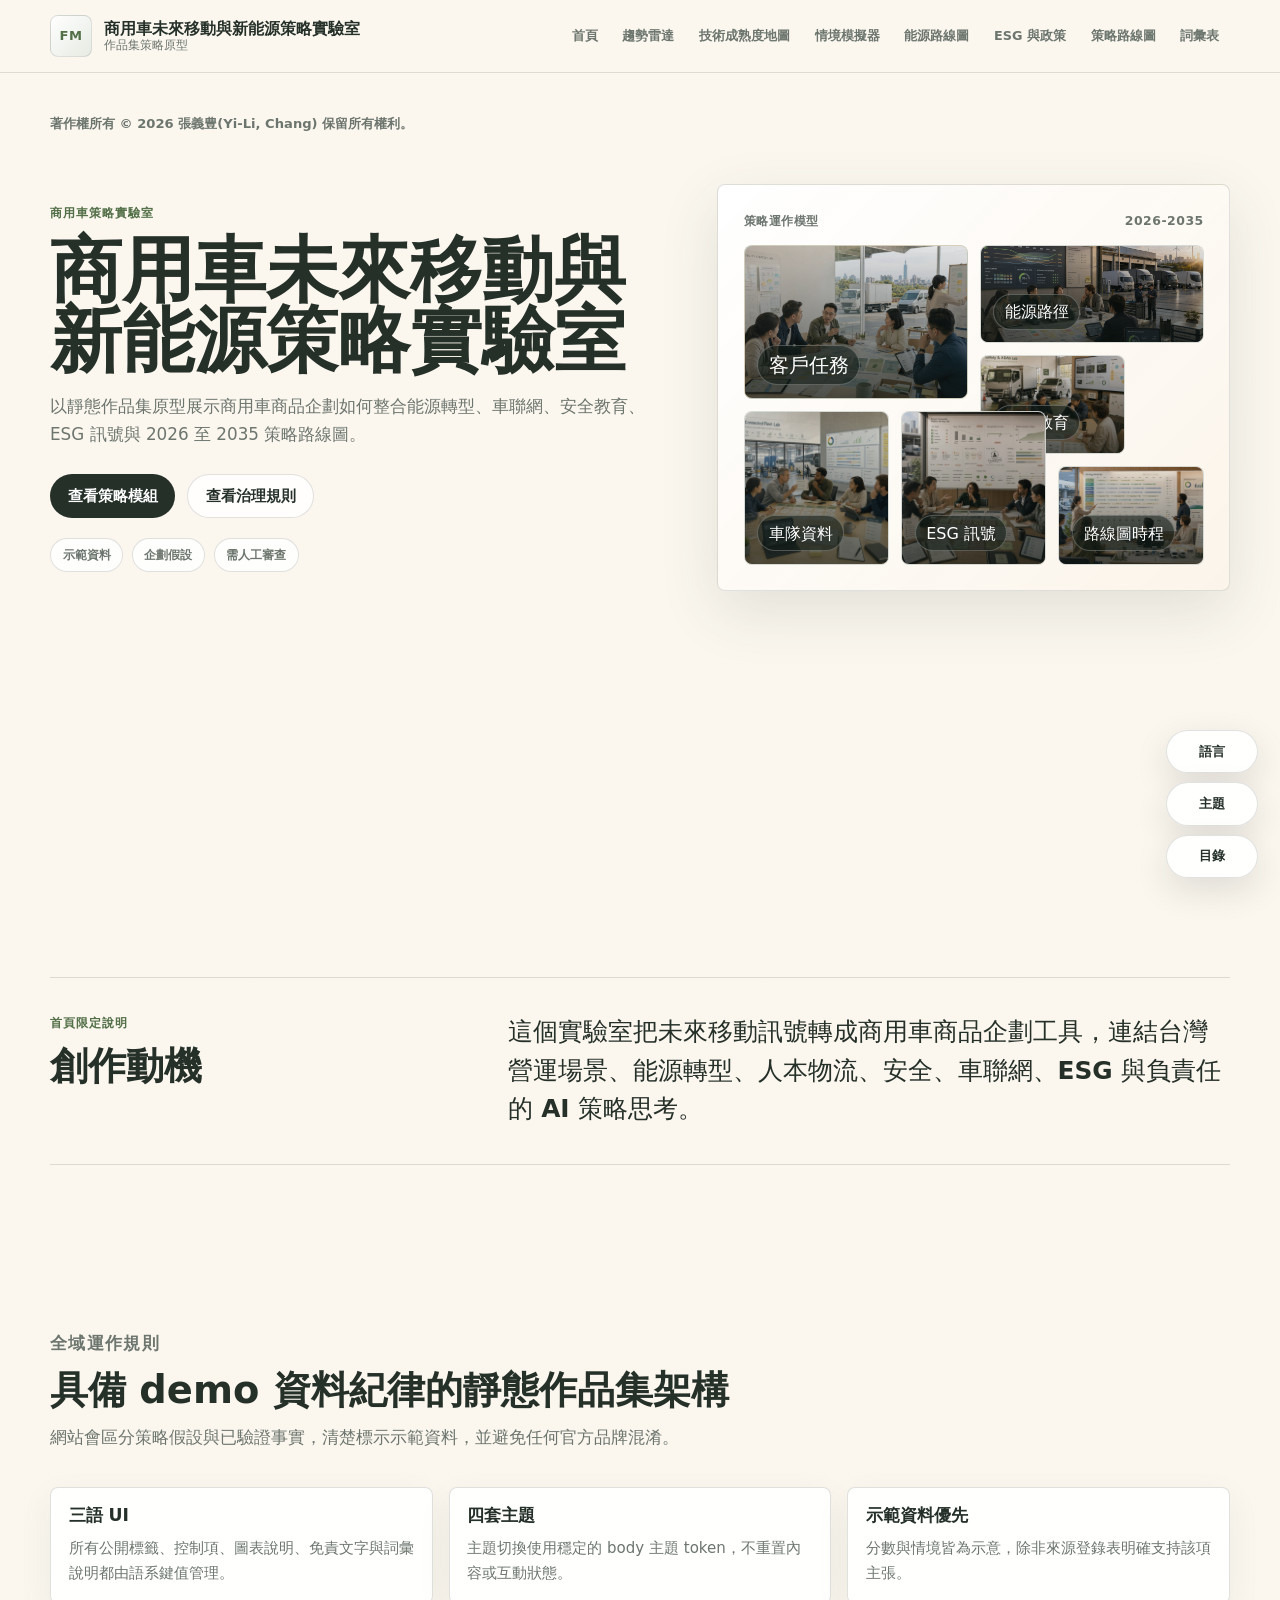
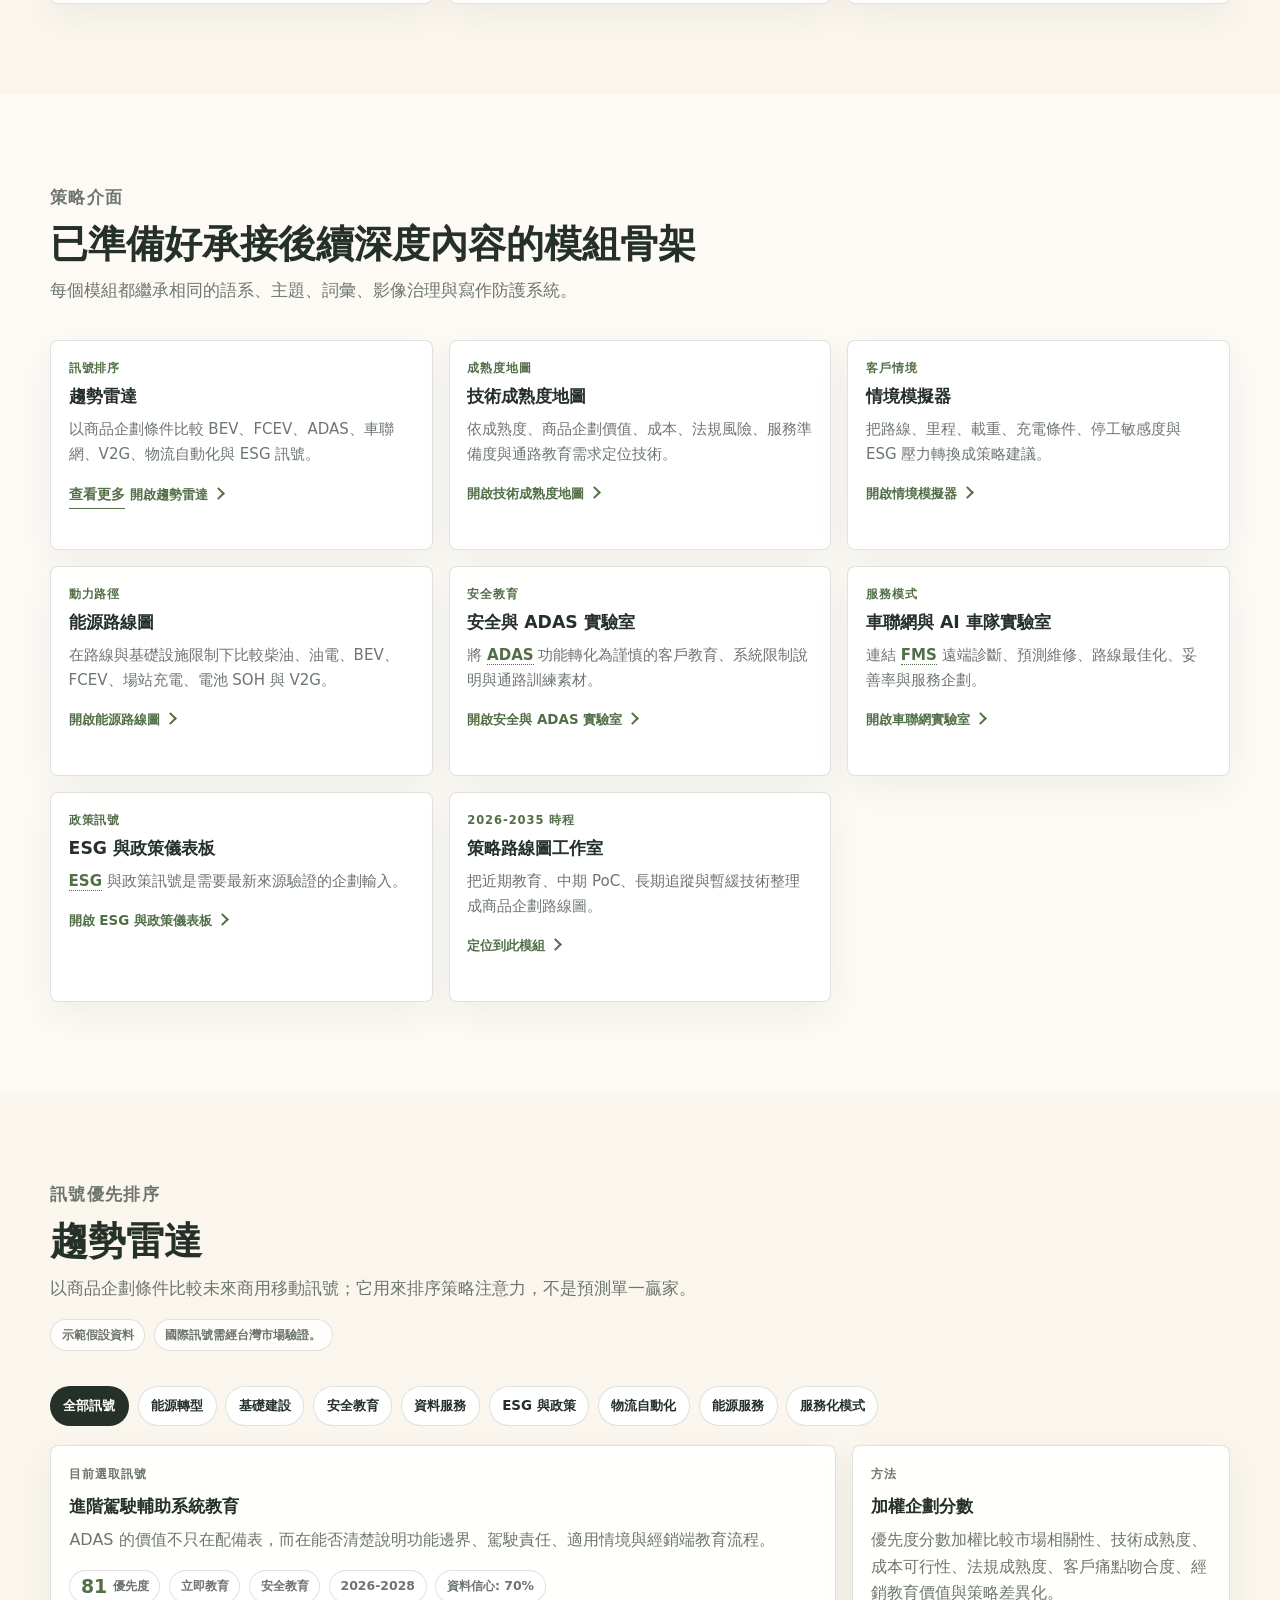
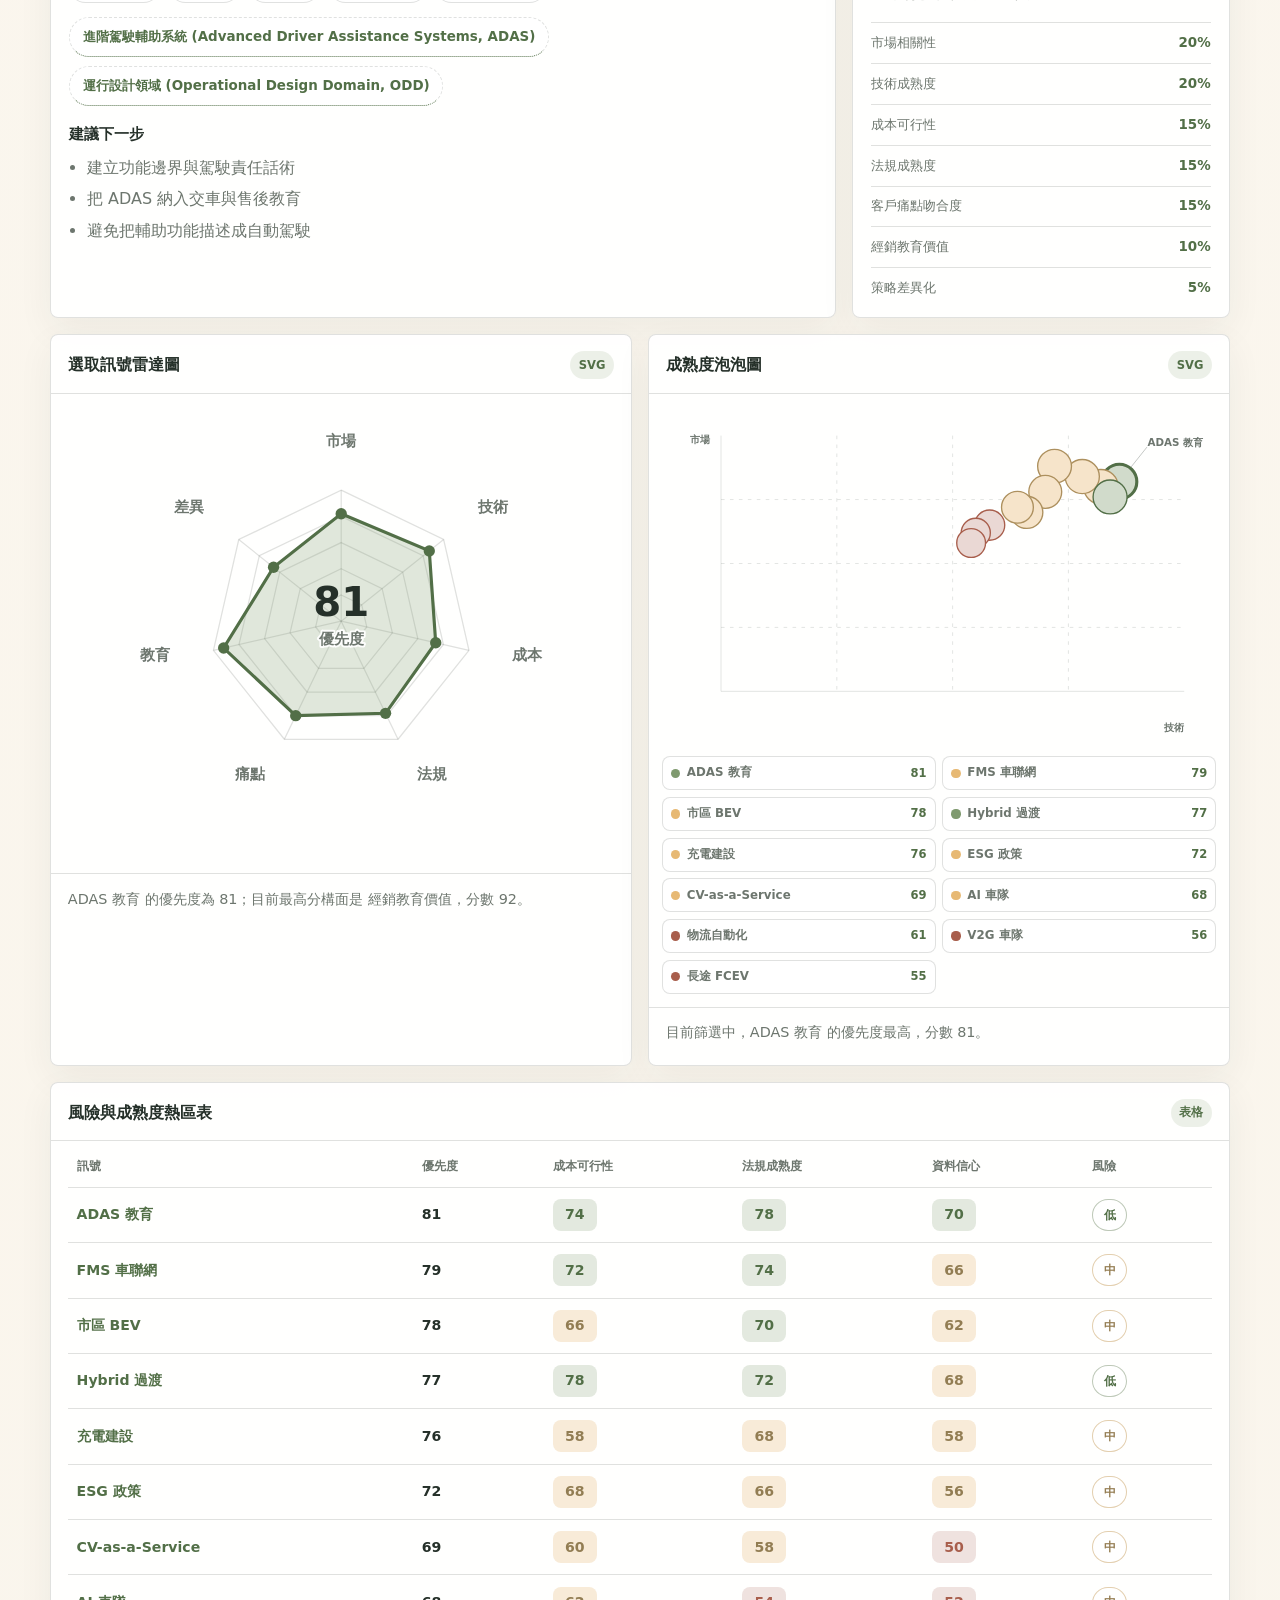
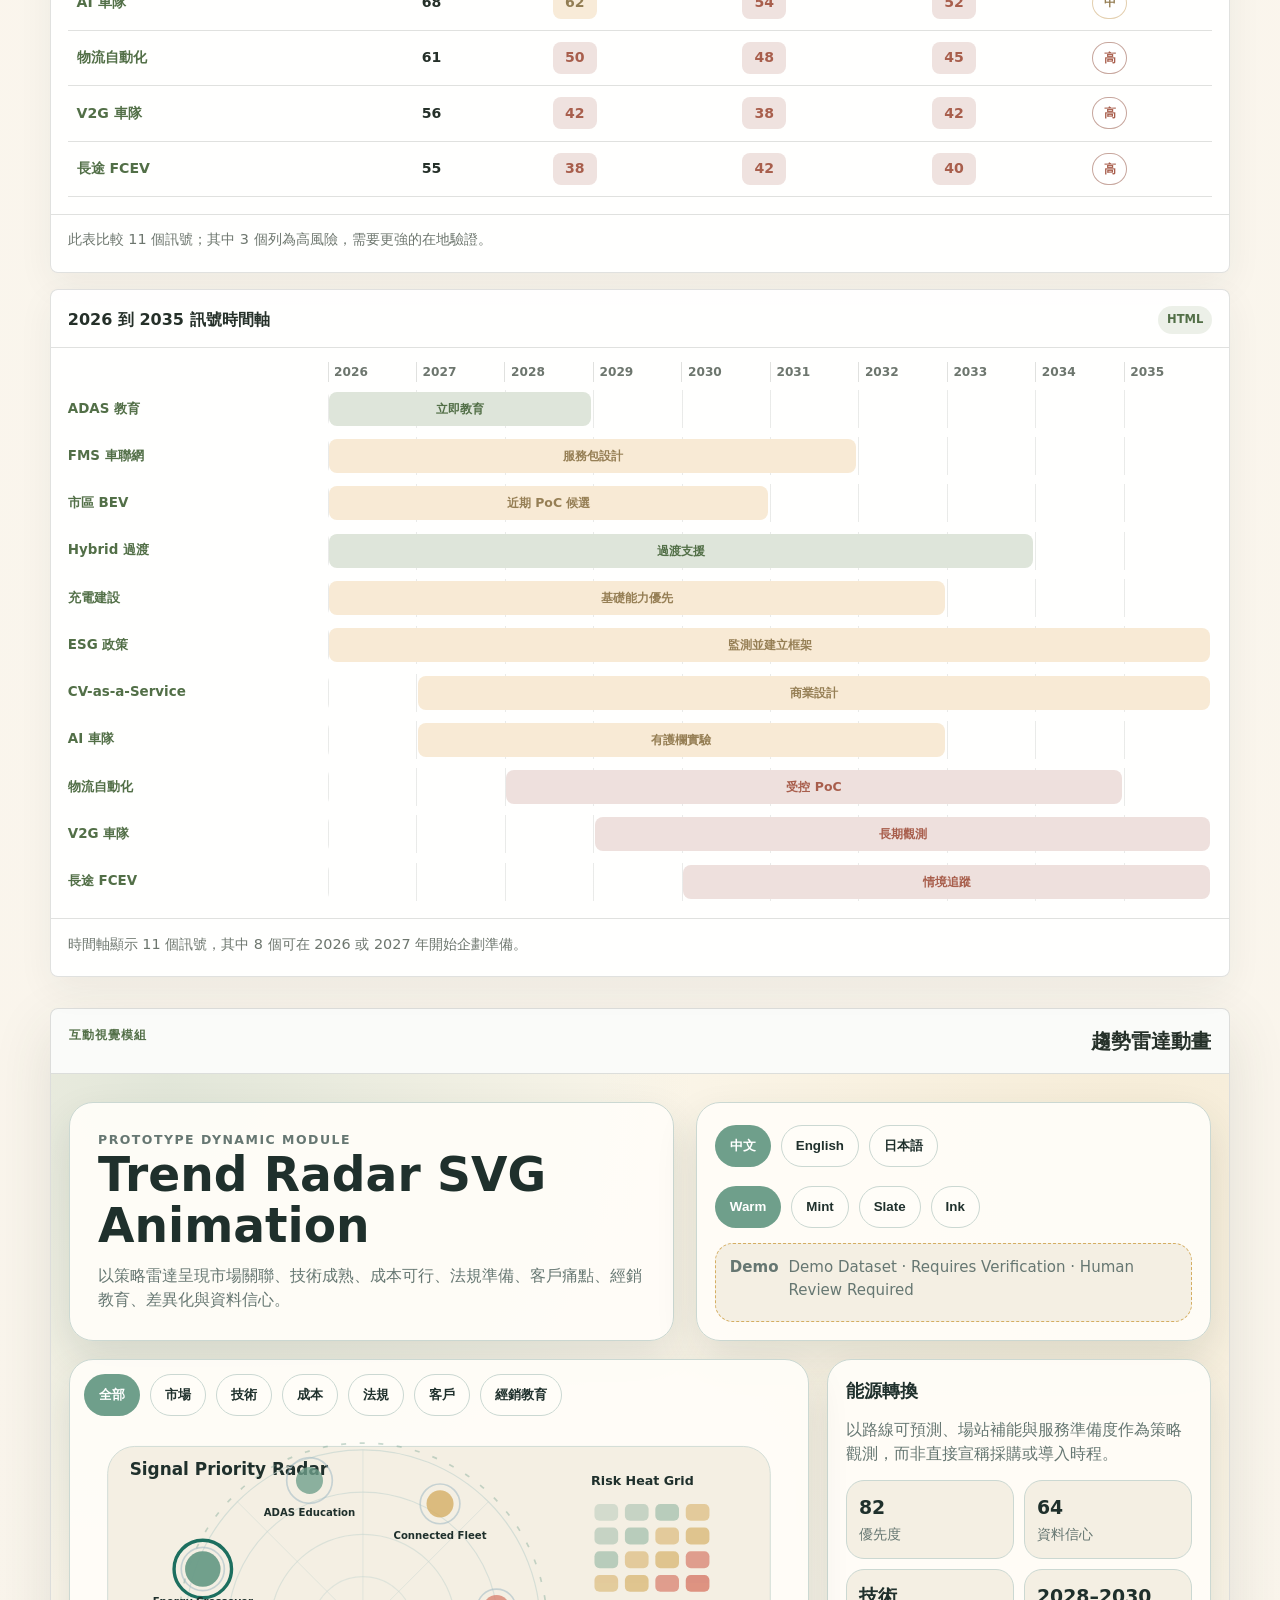
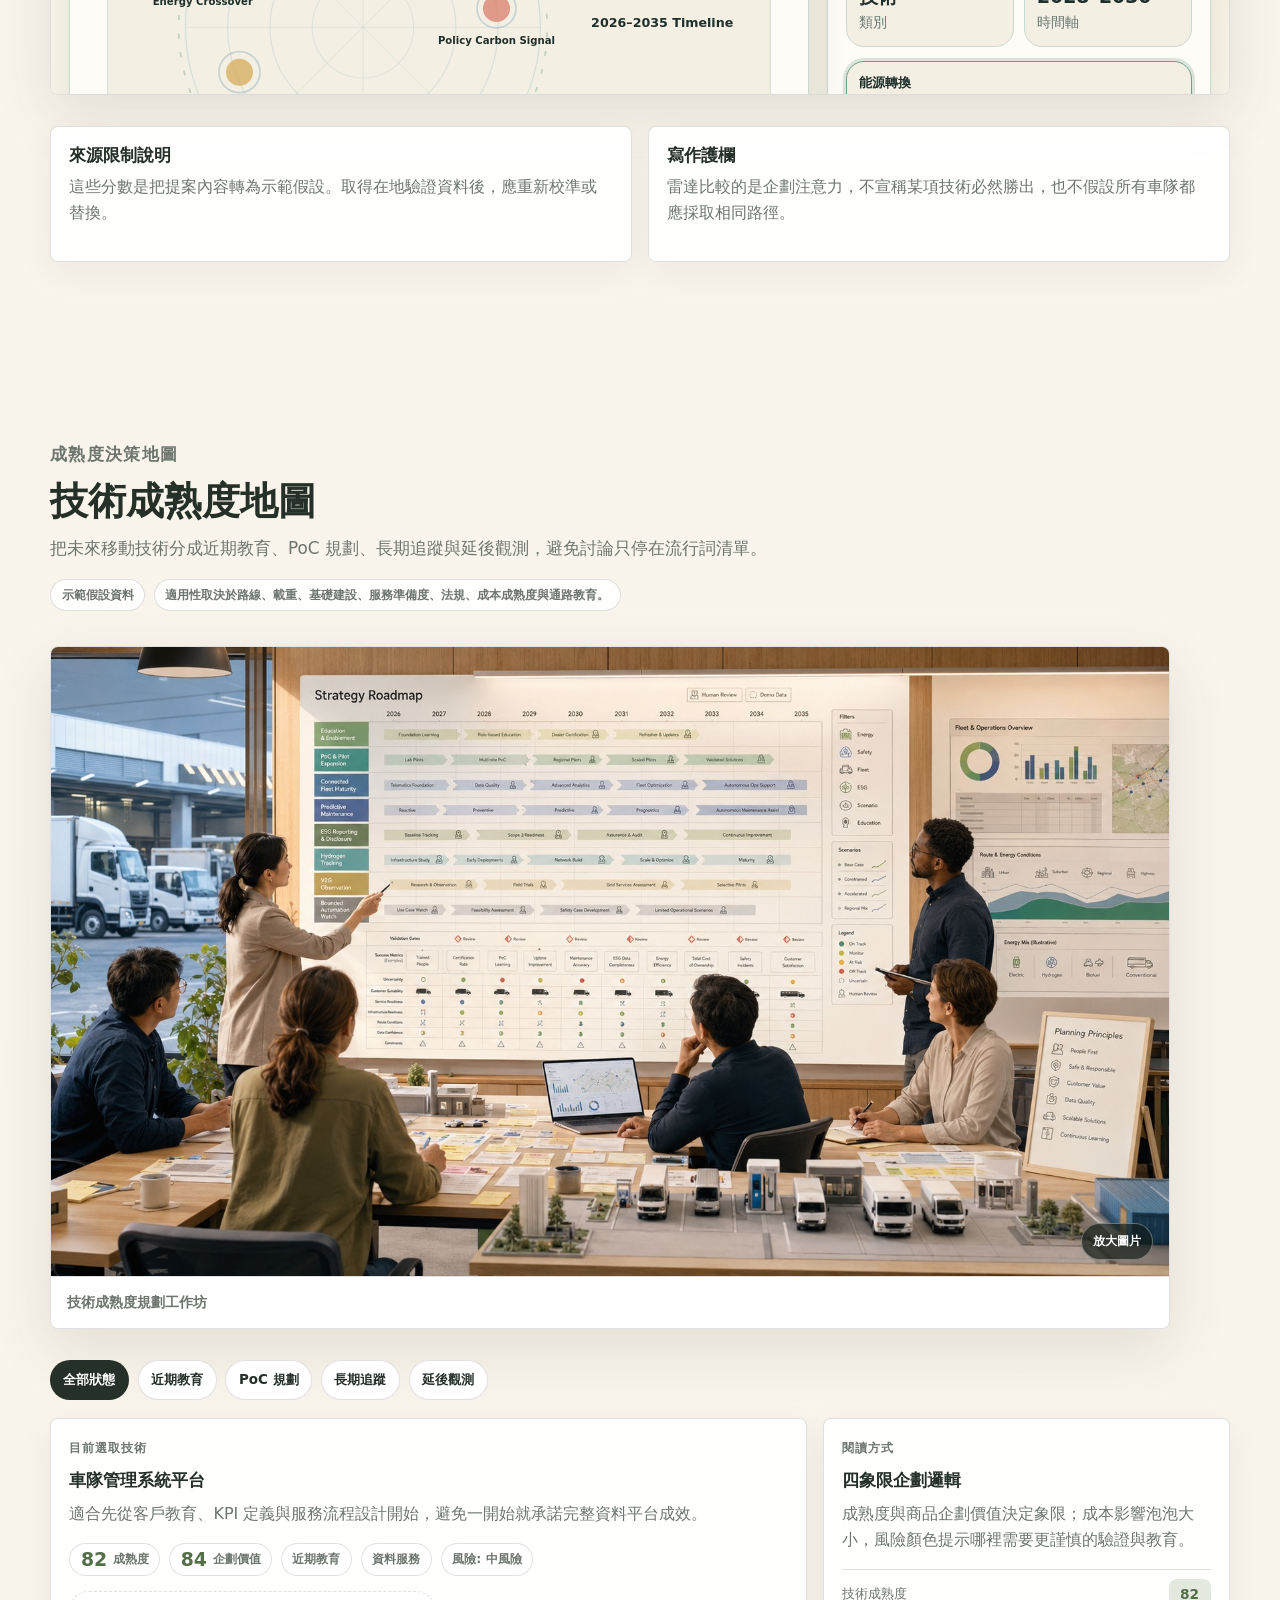
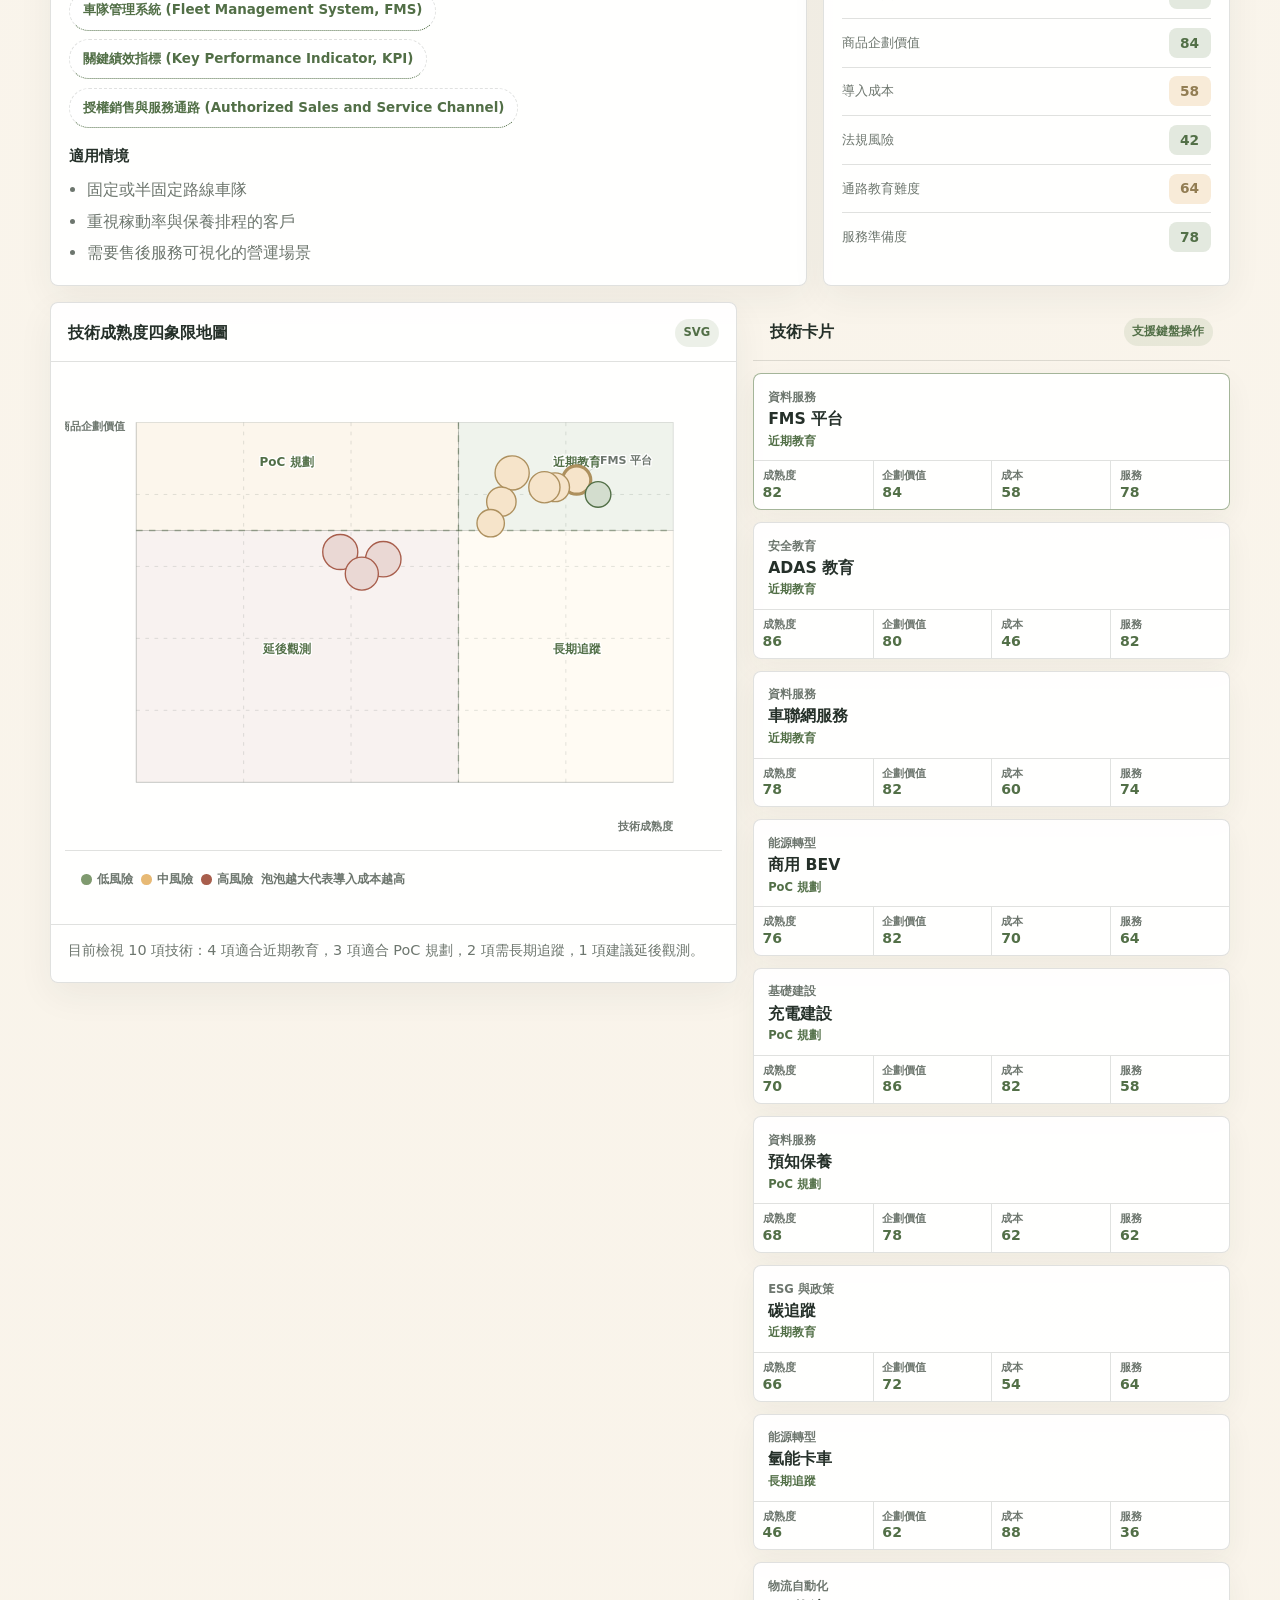
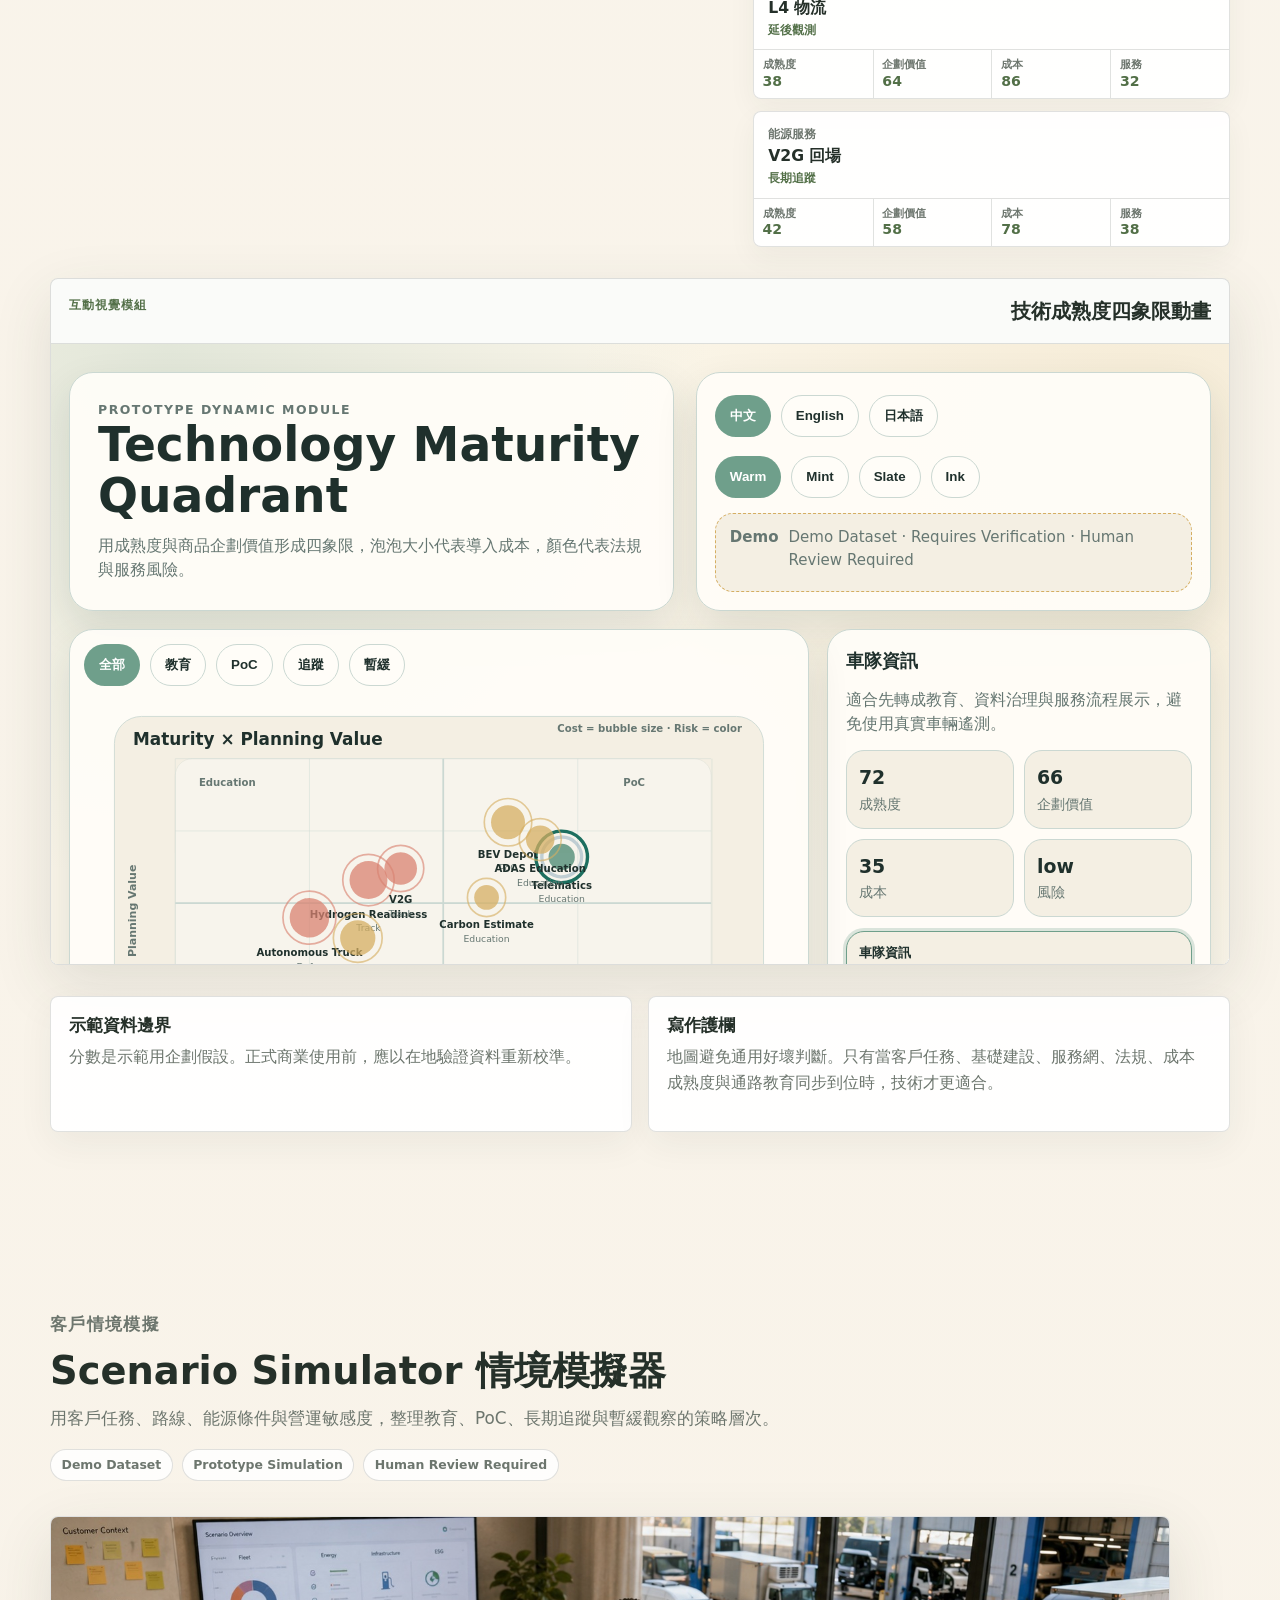
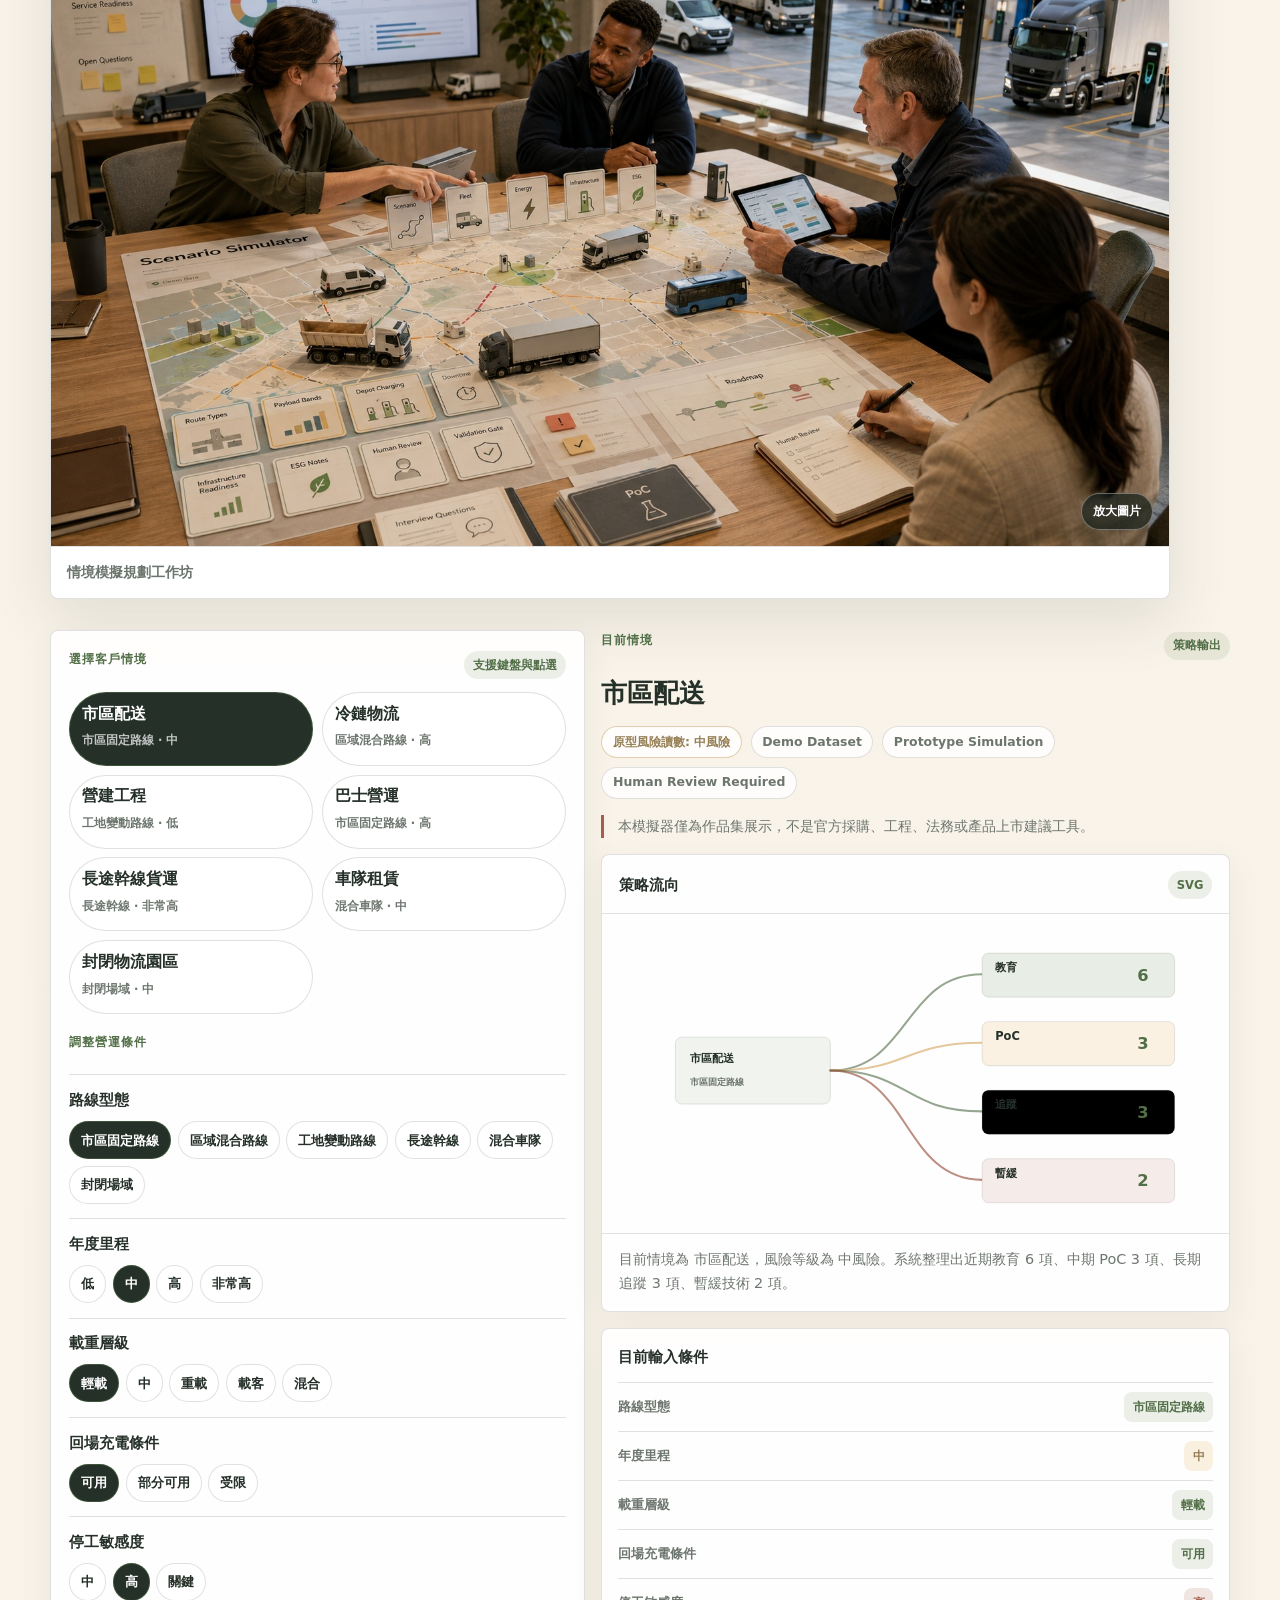
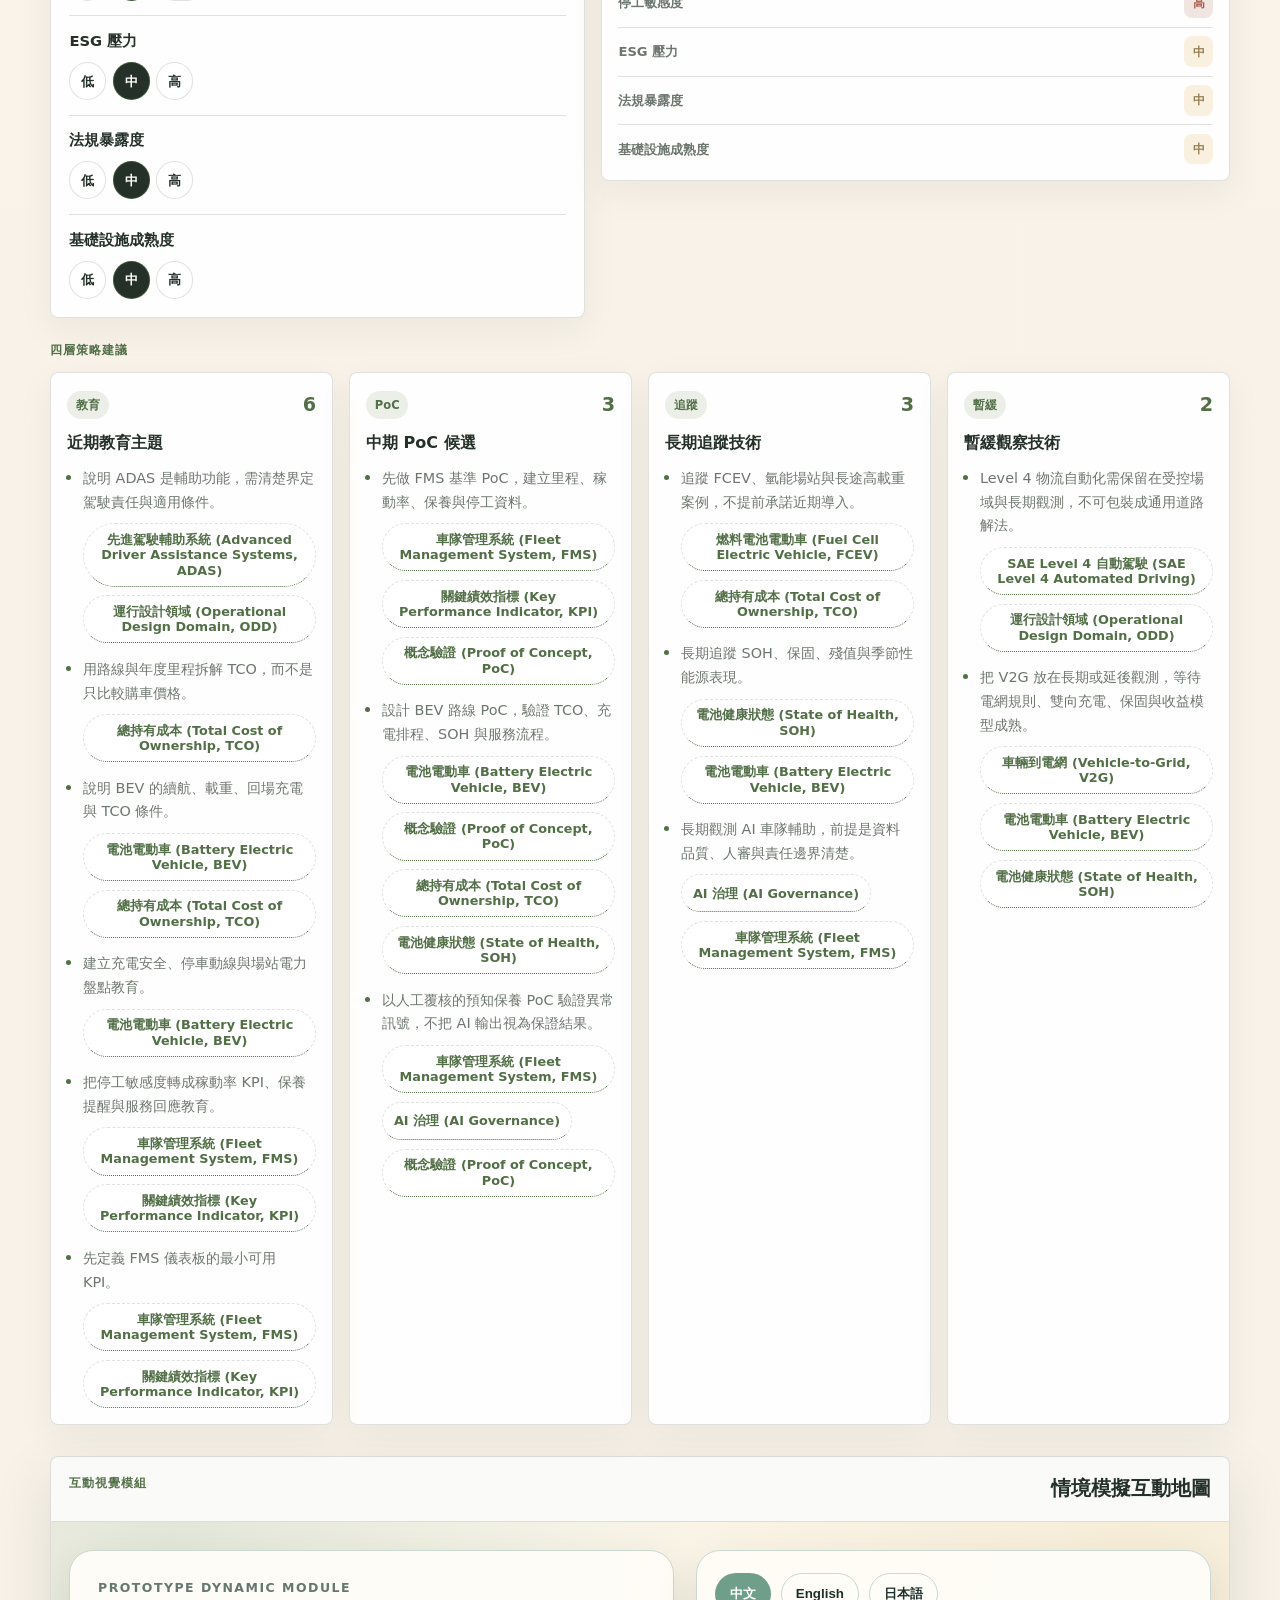
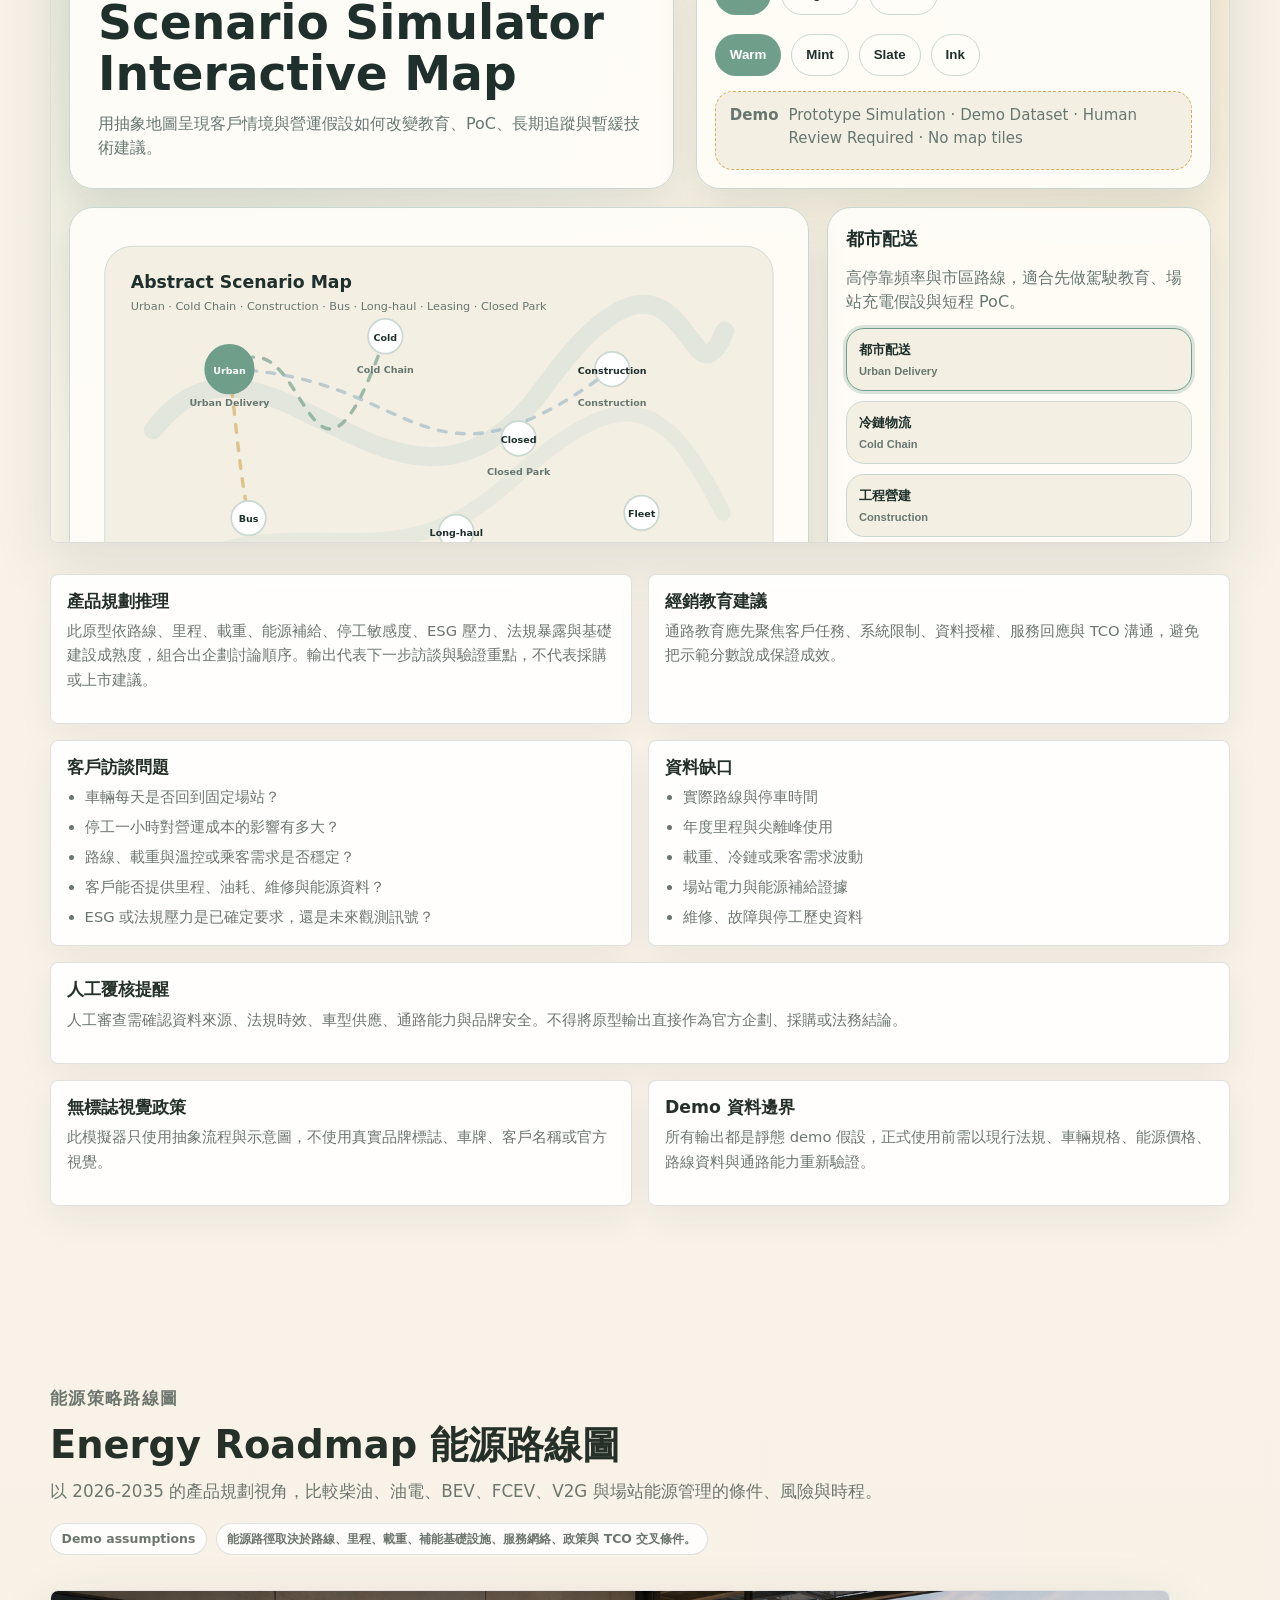
<file: index.html>
<!doctype html>
<html lang="zh-Hant">
  <head>
    <meta charset="utf-8">
    <meta name="viewport" content="width=device-width, initial-scale=1">
    <meta
      name="description"
      content="Future Commercial Mobility Strategy Lab is a static portfolio prototype for commercial vehicle product planning, energy transition, connected fleet strategy, safety education, ESG signals, and roadmap thinking."
    >
    <title>Future Commercial Mobility Strategy Lab</title>
    <link rel="icon" type="image/svg+xml" href="./favicon.svg">
    <link rel="stylesheet" href="./assets/css/styles.css">
  </head>
  <body data-theme="theme-a" data-page="home">
    <a class="skip-link" href="#main" data-i18n="accessibility.skipToContent">Skip to content</a>

    <header class="site-header" data-site-header>
      <div class="site-header__inner">
        <a class="brand" href="#home" aria-label="Future Commercial Mobility Strategy Lab">
          <span class="brand__mark" aria-hidden="true">FM</span>
          <span class="brand__text">
            <span class="brand__name" data-i18n="site.title">Future Commercial Mobility Strategy Lab</span>
            <span class="brand__meta" data-i18n="site.prototypeLabel">Portfolio strategy prototype</span>
          </span>
        </a>

        <button
          class="nav-toggle"
          type="button"
          data-nav-toggle
          aria-controls="primaryNavigation"
          aria-expanded="false"
          data-i18n-aria-label="nav.toggle"
        >
          <span></span>
          <span></span>
          <span></span>
        </button>

        <nav class="primary-nav" id="primaryNavigation" data-primary-nav aria-label="Primary">
          <a href="#home" data-i18n="nav.home">Home</a>
          <a href="#trend-radar" data-i18n="nav.trendRadar">Trend Radar</a>
          <a href="#technology-maturity-map" data-i18n="nav.maturityMap">Maturity Map</a>
          <a href="#scenario-simulator" data-i18n="nav.scenarioSimulator">Scenario Simulator</a>
          <a href="#energy-roadmap" data-i18n="nav.energyRoadmap">Energy Roadmap</a>
          <a href="#esg-policy-dashboard" data-i18n="nav.esgPolicy">ESG</a>
          <a href="#strategy-roadmap-studio" data-i18n="nav.roadmapStudio">Roadmap</a>
          <a href="#glossary" data-i18n="nav.glossary">Glossary</a>
        </nav>
      </div>
    </header>

    <main id="main">
      <section id="home" class="hero section-band" data-toc-key="toc.home">
        <p class="home-legal-notice" data-i18n="home.legalNotice">
          Copyright © 2026 張義豊(Yi-Li, Chang) All Rights Reserved.
        </p>
        <div class="hero__inner">
          <div class="hero__copy">
            <p class="section-label" data-i18n="home.label">Commercial vehicle strategy lab</p>
            <h1 data-i18n="home.title">Future Commercial Mobility Strategy Lab</h1>
            <p class="hero__lead" data-i18n="home.subtitle">
              A static portfolio prototype for future commercial vehicle product planning, energy transition,
              connected fleets, safety education, ESG signals, and 2026 to 2035 roadmap thinking.
            </p>
            <div class="hero__actions">
              <a class="button button--primary" href="#modules" data-i18n="home.ctaPrimary">View strategy modules</a>
              <a class="button button--secondary" href="#governance" data-i18n="home.ctaSecondary">Review governance</a>
            </div>
            <div class="home-guardrails" aria-label="Portfolio guardrails">
              <span data-i18n="home.guardrailDemo">Demo data</span>
              <span data-i18n="home.guardrailHypothesis">Planning hypothesis</span>
              <span data-i18n="home.guardrailReview">Human review required</span>
            </div>
          </div>

          <div class="hero__system" aria-label="Strategy operating model" data-i18n-aria-label="home.systemPreviewAria">
            <div class="hero__system-header">
              <span data-i18n="home.systemTitle">Strategy operating model</span>
              <span data-i18n="home.systemYears">2026-2035</span>
            </div>
            <div class="system-map">
              <button class="system-map__node system-map__node--strong" type="button" data-lightbox-src="./assets/images/static/hero-future-mobility-strategy-lab.jpg">
                <img src="./assets/images/static/hero-future-mobility-strategy-lab.jpg" alt="Commercial vehicle planning team reviewing future mobility strategy." loading="eager" />
                <span class="system-map__label" data-lightbox-caption-text data-i18n="system.customerMission">Customer mission</span>
              </button>
              <button class="system-map__node" type="button" data-lightbox-src="./assets/images/static/energy-roadmap-depot-strategy.jpg">
                <img src="./assets/images/static/energy-roadmap-depot-strategy.jpg" alt="Commercial vehicle energy roadmap workshop with depot charging planning." loading="lazy" />
                <span class="system-map__label" data-lightbox-caption-text data-i18n="system.energy">Energy path</span>
              </button>
              <button class="system-map__node" type="button" data-lightbox-src="./assets/images/static/safety-adas-education-lab.jpg">
                <img src="./assets/images/static/safety-adas-education-lab.jpg" alt="Safety and ADAS education planning lab for commercial vehicles." loading="lazy" />
                <span class="system-map__label" data-lightbox-caption-text data-i18n="system.safety">Safety education</span>
              </button>
              <button class="system-map__node" type="button" data-lightbox-src="./assets/images/static/connected-fleet-service-lab.jpg">
                <img src="./assets/images/static/connected-fleet-service-lab.jpg" alt="Connected fleet service planning room with vehicle data dashboards." loading="lazy" />
                <span class="system-map__label" data-lightbox-caption-text data-i18n="system.fleetData">Fleet data</span>
              </button>
              <button class="system-map__node" type="button" data-lightbox-src="./assets/images/static/esg-policy-strategy-dashboard.jpg">
                <img src="./assets/images/static/esg-policy-strategy-dashboard.jpg" alt="ESG and policy strategy dashboard review for commercial fleet planning." loading="lazy" />
                <span class="system-map__label" data-lightbox-caption-text data-i18n="system.esg">ESG signals</span>
              </button>
              <button class="system-map__node" type="button" data-lightbox-src="./assets/images/static/strategy-roadmap-studio-workshop.jpg">
                <img src="./assets/images/static/strategy-roadmap-studio-workshop.jpg" alt="Strategy roadmap studio workshop for 2026 to 2035 commercial mobility timing." loading="lazy" />
                <span class="system-map__label" data-lightbox-caption-text data-i18n="system.roadmap">Roadmap timing</span>
              </button>
            </div>
          </div>
        </div>
      </section>

      <section id="creative-motivation" class="creative-motivation content-section" data-toc-key="toc.creativeMotivation">
        <div class="creative-motivation__inner">
          <div>
            <p class="section-label" data-i18n="home.creativeMotivation.label">Home-only note</p>
            <h2 data-i18n="home.creativeMotivation.title">Creative Motivation</h2>
          </div>
          <p data-i18n="home.creativeMotivation.body">
            This lab turns future mobility signals into practical planning tools for commercial vehicles, linking Taiwan-based operating contexts, energy transition, human-centered logistics, safety, connected fleets, ESG, and responsible AI strategy.
          </p>
        </div>
      </section>

      <section id="governance" class="content-section" data-toc-key="toc.governance">
        <div class="section-heading">
          <p class="section-label" data-i18n="governance.label">Global operating rules</p>
          <h2 data-i18n="governance.title">Static portfolio architecture with demo-data discipline</h2>
          <p data-i18n="governance.body">
            The site separates strategy hypotheses from verified facts, keeps generated data clearly labeled,
            and avoids official-brand confusion.
          </p>
        </div>

        <div class="insight-grid insight-grid--three">
          <article class="insight-card">
            <h3 data-i18n="governance.i18n.title">Trilingual UI</h3>
            <p data-i18n="governance.i18n.body">Every public label, control, chart caption, disclaimer, and glossary entry is driven by language keys.</p>
          </article>
          <article class="insight-card">
            <h3 data-i18n="governance.theme.title">Four themes</h3>
            <p data-i18n="governance.theme.body">Theme switching uses stable body theme tokens without resetting content or interactive state.</p>
          </article>
          <article class="insight-card">
            <h3 data-i18n="governance.disclaimer.title">Demo data first</h3>
            <p data-i18n="governance.disclaimer.body">Scores and scenarios are illustrative unless the source registry explicitly supports a claim.</p>
          </article>
        </div>
      </section>

      <section id="modules" class="content-section content-section--muted" data-toc-key="toc.modules">
        <div class="section-heading">
          <p class="section-label" data-i18n="modules.label">Strategy surfaces</p>
          <h2 data-i18n="modules.title">Module shells ready for deeper content sections</h2>
          <p data-i18n="modules.body">
            Each module inherits the same language, theme, glossary, image-governance, and writing-safeguard systems.
          </p>
        </div>

        <div class="module-grid">
          <article class="module-card" id="trend-radar-entry">
            <span class="module-card__kicker" data-i18n="module.trend.category">Signal ranking</span>
            <h3 data-i18n="module.trend.title">Trend Radar</h3>
            <p data-i18n="module.trend.body">Compares BEV, FCEV, ADAS, connected fleet, V2G, logistics automation, and ESG signals through planning criteria.</p>
            <button type="button" class="text-button" data-disclosure-target="trendDetails" data-i18n="control.seeMore">See more</button>
            <div class="module-card__details" id="trendDetails" hidden>
              <p data-i18n="module.trend.details">Priority scores should remain demo-labeled until source support and Taiwan-specific validation are added.</p>
            </div>
            <a class="module-card__link" href="#trend-radar" data-i18n="trend.openModule">Open Trend Radar</a>
          </article>

          <article class="module-card" id="technology-maturity-map-entry">
            <span class="module-card__kicker" data-i18n="module.maturity.category">Readiness mapping</span>
            <h3 data-i18n="module.maturity.title">Technology Maturity Map</h3>
            <p data-i18n="module.maturity.body">Places technologies by maturity, product-planning value, cost, regulation risk, service readiness, and dealer education needs.</p>
            <a class="module-card__link" href="#technology-maturity-map" data-i18n="maturity.openModule">Open Technology Maturity Map</a>
          </article>

          <article class="module-card" id="scenario-simulator-entry">
            <span class="module-card__kicker" data-i18n="module.scenario.category">Customer context</span>
            <h3 data-i18n="module.scenario.title">Scenario Simulator</h3>
            <p data-i18n="module.scenario.body">Frames routes, mileage, payload, charging access, downtime sensitivity, and ESG pressure into strategy recommendations.</p>
            <a class="module-card__link" href="#scenario-simulator" data-i18n="scenario.openModule">Open Scenario Simulator</a>
          </article>

          <article class="module-card" id="energy-roadmap-entry">
            <span class="module-card__kicker" data-i18n="module.energy.category">Powertrain pathway</span>
            <h3 data-i18n="module.energy.title">Energy Roadmap</h3>
            <p data-i18n="module.energy.body">Compares diesel, hybrid, BEV, FCEV, depot charging, battery SOH, and V2G under route and infrastructure constraints.</p>
            <a class="module-card__link" href="#energy-roadmap" data-i18n="energy.openModule">Open Energy Roadmap</a>
          </article>

          <article class="module-card" id="safety-adas-lab-entry">
            <span class="module-card__kicker" data-i18n="module.adas.category">Safety education</span>
            <h3 data-i18n="module.adas.title">Safety & ADAS Lab</h3>
            <p>
              <span data-i18n="module.adas.body.before">Turns</span>
              <span data-glossary-term="adas">ADAS</span>
              <span data-i18n="module.adas.body.after">features into careful customer education, system-limit explanations, and dealer training material.</span>
            </p>
            <a class="module-card__link" href="#safety-adas-lab" data-i18n="safety.openModule">Open Safety & ADAS Lab</a>
          </article>

          <article class="module-card" id="connected-fleet-lab-entry">
            <span class="module-card__kicker" data-i18n="module.fleet.category">Service model</span>
            <h3 data-i18n="module.fleet.title">Connected Fleet Lab</h3>
            <p>
              <span data-i18n="module.fleet.body.before">Connects</span>
              <span data-glossary-term="fms">FMS</span>
              <span data-i18n="module.fleet.body.after">remote diagnostics, predictive maintenance, route optimization, uptime, and service planning.</span>
            </p>
            <a class="module-card__link" href="#connected-fleet-lab" data-i18n="fleet.openModule">Open Connected Fleet Lab</a>
          </article>

          <article class="module-card" id="esg-policy-dashboard-entry">
            <span class="module-card__kicker" data-i18n="module.esg.category">Policy signals</span>
            <h3 data-i18n="module.esg.title">ESG & Policy Dashboard</h3>
            <p>
              <span data-glossary-term="esg">ESG</span>
              <span data-i18n="module.esg.body">and policy signals are treated as planning inputs that require current-source validation.</span>
            </p>
            <a class="module-card__link" href="#esg-policy-dashboard" data-i18n="esg.openModule">Open ESG & Policy Dashboard</a>
          </article>

          <article class="module-card" id="strategy-roadmap-studio-entry">
            <span class="module-card__kicker" data-i18n="module.roadmap.category">2026-2035 timing</span>
            <h3 data-i18n="module.roadmap.title">Strategy Roadmap Studio</h3>
            <p data-i18n="module.roadmap.body">Organizes near-term education, medium-term PoC work, long-term tracking, and deferred technologies into a planning roadmap.</p>
            <a class="module-card__link" href="#strategy-roadmap-studio" data-i18n="module.link">Module anchor</a>
          </article>
        </div>
      </section>

      <section id="trend-radar" class="trend-radar content-section" data-toc-key="toc.trendRadar" data-trend-radar-root aria-labelledby="trendRadarTitle">
        <div class="section-heading section-heading--wide">
          <p class="section-label" data-i18n="trend.label">Signal prioritization</p>
          <h2 id="trendRadarTitle" data-i18n="trend.title">Trend Radar</h2>
          <p data-i18n="trend.subtitle">
            Compares commercial mobility signals as planning priorities, not predictions.
          </p>
          <div class="trend-radar__badges" aria-label="Trend Radar data labels">
            <span data-i18n="trend.demoLabel">Demo assumptions</span>
            <span data-i18n="trend.taiwanCaveat">Global signals require Taiwan validation.</span>
          </div>
        </div>

        <div class="trend-radar__toolbar" data-trend-filters aria-label="Trend category filters"></div>

        <div class="trend-radar__overview">
          <article class="trend-summary-card" data-trend-selected>
            <p class="section-label" data-i18n="trend.selectedLabel">Selected signal</p>
            <h3 data-trend-selected-name data-i18n="trend.loading">Loading trend data</h3>
            <p data-trend-selected-summary data-i18n="trend.loadingBody">Loading the demo assumptions and scoring model.</p>
            <div class="trend-score-strip" data-trend-selected-metrics></div>
            <div class="trend-term-list" data-trend-selected-terms></div>
            <div class="trend-actions">
              <h4 data-i18n="trend.actionsTitle">Suggested next actions</h4>
              <ul data-trend-selected-actions></ul>
            </div>
          </article>

          <article class="trend-method-card">
            <p class="section-label" data-i18n="trend.methodLabel">Method</p>
            <h3 data-i18n="trend.methodTitle">Weighted planning score</h3>
            <p data-i18n="trend.methodBody">
              Priority score weights market relevance, technology readiness, cost feasibility, regulation readiness, customer pain fit, dealer education value, and strategic differentiation.
            </p>
            <dl class="trend-method-list" data-trend-method-list></dl>
          </article>
        </div>

        <div class="trend-visual-grid">
          <article class="trend-visual-card">
            <div class="trend-visual-card__header">
              <h3 data-i18n="trend.radarTitle">Selected-signal radar</h3>
              <span data-i18n="trend.svgLabel">SVG</span>
            </div>
            <div class="trend-chart trend-chart--radar" data-trend-radar-chart role="img" aria-live="polite"></div>
            <p class="trend-accessible-summary" data-trend-radar-summary></p>
          </article>

          <article class="trend-visual-card">
            <div class="trend-visual-card__header">
              <h3 data-i18n="trend.bubbleTitle">Maturity bubble view</h3>
              <span data-i18n="trend.svgLabel">SVG</span>
            </div>
            <div class="trend-chart trend-chart--bubble" data-trend-bubble-chart role="img" aria-live="polite"></div>
            <p class="trend-accessible-summary" data-trend-bubble-summary></p>
          </article>

          <article class="trend-visual-card trend-visual-card--wide">
            <div class="trend-visual-card__header">
              <h3 data-i18n="trend.heatTitle">Risk and readiness heat grid</h3>
              <span data-i18n="trend.tableLabel">Table</span>
            </div>
            <div class="trend-heat-grid" data-trend-heat-grid></div>
            <p class="trend-accessible-summary" data-trend-heat-summary></p>
          </article>

          <article class="trend-visual-card trend-visual-card--wide">
            <div class="trend-visual-card__header">
              <h3 data-i18n="trend.timelineTitle">2026 to 2035 signal timeline</h3>
              <span data-i18n="trend.htmlLabel">HTML</span>
            </div>
            <div class="trend-timeline" data-trend-timeline></div>
            <p class="trend-accessible-summary" data-trend-timeline-summary></p>
          </article>
        </div>

        <article class="embedded-module">
          <div class="embedded-module__header">
            <p class="section-label" data-i18n="visual.dynamicModuleLabel">Interactive visual module</p>
            <h3 data-i18n="dynamic.trend.title">Trend Radar animation</h3>
          </div>
          <iframe class="embedded-module__frame" src="./assets/images/dynamic_web_modules/trend-radar-animation/index.html" title="Trend Radar animation"></iframe>
        </article>

        <div class="trend-radar__notes">
          <article>
            <h3 data-i18n="trend.sourceLimitTitle">Source limitation note</h3>
            <p data-i18n="trend.sourceLimitBody">
              These scores translate the proposal into demo assumptions. They should be replaced or recalibrated when verified local market evidence is available.
            </p>
          </article>
          <article>
            <h3 data-i18n="trend.writingGuardTitle">Writing guardrail</h3>
            <p data-i18n="trend.writingGuardBody">
              The radar compares planning attention. It does not claim that one technology will win or that every fleet should follow the same route.
            </p>
          </article>
        </div>
      </section>

      <section id="technology-maturity-map" class="technology-maturity content-section" data-toc-key="toc.maturityMap" data-maturity-root aria-labelledby="technologyMaturityTitle">
        <div class="section-heading section-heading--wide">
          <p class="section-label" data-i18n="maturity.label">Readiness decision map</p>
          <h2 id="technologyMaturityTitle" data-i18n="maturity.title">Technology Maturity Map</h2>
          <p data-i18n="maturity.subtitle">
            Sorts future-mobility technologies into education, PoC planning, long-term tracking, or deferred observation.
          </p>
          <div class="maturity-badges" aria-label="Technology maturity data labels">
            <span data-i18n="maturity.demoLabel">Demo assumptions</span>
            <span data-i18n="maturity.caveat">Suitability depends on route, payload, infrastructure, service readiness, regulation, cost, and dealer education.</span>
          </div>
        </div>

        <figure class="section-image-card section-image-card--wide">
          <button class="section-image-card__button" type="button" data-lightbox-src="./assets/images/static/strategy-roadmap-studio-workshop.jpg">
            <img src="./assets/images/static/strategy-roadmap-studio-workshop.jpg" alt="Strategy team using a roadmap studio view to discuss technology maturity and planning timing." loading="lazy" />
            <span data-i18n="visual.expandImage">Expand image</span>
          </button>
          <figcaption data-lightbox-caption-text data-i18n="visual.maturityImageTitle">Technology maturity planning workshop</figcaption>
        </figure>

        <div class="maturity-toolbar" data-maturity-filters aria-label="Technology maturity status filters"></div>

        <div class="maturity-overview">
          <article class="maturity-selected-panel">
            <p class="section-label" data-i18n="maturity.selectedLabel">Selected technology</p>
            <h3 data-maturity-selected-name data-i18n="maturity.loading">Loading technology data</h3>
            <p data-maturity-selected-notes data-i18n="maturity.loadingBody">Loading the demo assumptions and maturity model.</p>
            <div class="maturity-score-strip" data-maturity-selected-metrics></div>
            <div class="maturity-term-list" data-maturity-selected-terms></div>
            <div class="maturity-scenarios">
              <h4 data-i18n="maturity.scenarioTitle">Suitable scenarios</h4>
              <ul data-maturity-selected-scenarios></ul>
            </div>
          </article>

          <article class="maturity-method-panel">
            <p class="section-label" data-i18n="maturity.methodLabel">How to read</p>
            <h3 data-i18n="maturity.methodTitle">Four-quadrant planning logic</h3>
            <p data-i18n="maturity.methodBody">
              Maturity and planning value decide the quadrant. Cost changes bubble size, while risk color highlights where validation and education need more care.
            </p>
            <div class="maturity-metric-matrix" data-maturity-matrix></div>
          </article>
        </div>

        <div class="maturity-layout">
          <article class="maturity-chart-card">
            <div class="maturity-card-header">
              <h3 data-i18n="maturity.chartTitle">Technology maturity quadrant map</h3>
              <span data-i18n="trend.svgLabel">SVG</span>
            </div>
            <div class="maturity-chart" data-maturity-chart role="img" aria-live="polite"></div>
            <p class="maturity-accessible-summary" data-maturity-chart-summary></p>
          </article>

          <article class="maturity-cards-panel">
            <div class="maturity-card-header">
              <h3 data-i18n="maturity.cardsTitle">Technology cards</h3>
              <span data-i18n="maturity.keyboardLabel">Keyboard friendly</span>
            </div>
            <div class="maturity-card-grid" data-maturity-cards></div>
          </article>
        </div>

        <article class="embedded-module">
          <div class="embedded-module__header">
            <p class="section-label" data-i18n="visual.dynamicModuleLabel">Interactive visual module</p>
            <h3 data-i18n="dynamic.maturity.title">Technology maturity quadrant animation</h3>
          </div>
          <iframe class="embedded-module__frame" src="./assets/images/dynamic_web_modules/technology-maturity-quadrant-animation/index.html" title="Technology maturity quadrant animation"></iframe>
        </article>

        <div class="maturity-notes">
          <article>
            <h3 data-i18n="maturity.disclaimerTitle">Demo-data boundary</h3>
            <p data-i18n="maturity.disclaimerBody">
              Scores are illustrative planning assumptions. They should be recalibrated with verified local evidence before business use.
            </p>
          </article>
          <article>
            <h3 data-i18n="maturity.guardrailTitle">Writing guardrail</h3>
            <p data-i18n="maturity.guardrailBody">
              The map avoids universal claims. A technology becomes more suitable only when customer duty cycle, infrastructure, service network, regulation, cost maturity, and dealer education are aligned.
            </p>
          </article>
        </div>
      </section>

      <section id="scenario-simulator" class="scenario-simulator content-section" data-toc-key="toc.scenarioSimulator" data-scenario-root aria-labelledby="scenarioSimulatorTitle">
        <div class="section-heading section-heading--wide">
          <p class="section-label" data-i18n="scenario.label">Customer scenario simulation</p>
          <h2 id="scenarioSimulatorTitle" data-i18n="scenario.title">Scenario Simulator</h2>
          <p data-i18n="scenario.subtitle">
            Turns customer mission, route, energy access, and operational sensitivity into education, PoC, tracking, and deferred-observation layers.
          </p>
          <div class="scenario-badges" aria-label="Scenario simulator data labels">
            <span data-i18n="scenario.demoDataset">Demo Dataset</span>
            <span data-i18n="scenario.prototypeSimulation">Prototype Simulation</span>
            <span data-i18n="scenario.humanReviewRequired">Human Review Required</span>
          </div>
        </div>

        <figure class="section-image-card section-image-card--wide">
          <button class="section-image-card__button" type="button" data-lightbox-src="./assets/images/static/scenario-simulator-planning-workshop.jpg">
            <img src="./assets/images/static/scenario-simulator-planning-workshop.jpg" alt="Commercial vehicle customer scenario workshop comparing route, payload, downtime, and infrastructure conditions." loading="lazy" />
            <span data-i18n="visual.expandImage">Expand image</span>
          </button>
          <figcaption data-lightbox-caption-text data-i18n="visual.scenarioImageTitle">Scenario simulator planning workshop</figcaption>
        </figure>

        <div class="scenario-shell">
          <article class="scenario-control-panel">
            <div class="scenario-panel-heading">
              <p class="section-label" data-i18n="scenario.presetTitle">Choose customer scenario</p>
              <span data-i18n="scenario.keyboardLabel">Keyboard and tap friendly</span>
            </div>
            <div class="scenario-preset-grid" data-scenario-presets></div>

            <div class="scenario-panel-heading scenario-panel-heading--inputs">
              <p class="section-label" data-i18n="scenario.inputsTitle">Adjust operating conditions</p>
            </div>
            <div class="scenario-inputs" data-scenario-inputs></div>
          </article>

          <article class="scenario-output-panel" aria-live="polite">
            <div class="scenario-panel-heading">
              <p class="section-label" data-i18n="scenario.selectedScenario">Current scenario</p>
              <span data-i18n="scenario.outputsTitle">Strategy outputs</span>
            </div>
            <h3 data-scenario-selected-name data-i18n="scenario.loadError">Scenario simulation data could not be loaded.</h3>
            <div class="scenario-risk-strip" data-scenario-risk></div>
            <p class="scenario-boundary" data-scenario-boundary></p>

            <div class="scenario-flow-card">
              <div class="scenario-card-header">
                <h4 data-i18n="scenario.flowTitle">Strategy flow</h4>
                <span data-i18n="trend.svgLabel">SVG</span>
              </div>
              <div class="scenario-flow" data-scenario-flow role="img" aria-live="polite"></div>
              <p class="scenario-accessible-summary" data-scenario-flow-summary></p>
            </div>

            <div class="scenario-condition-panel">
              <h4 data-i18n="scenario.conditionsTitle">Current input conditions</h4>
              <div class="scenario-condition-matrix" data-scenario-condition-matrix></div>
            </div>
          </article>
        </div>

        <div class="scenario-section-heading">
          <p class="section-label" data-i18n="scenario.recommendationLayers">Four strategy layers</p>
        </div>
        <div class="scenario-layer-grid" data-scenario-layers></div>

        <article class="embedded-module">
          <div class="embedded-module__header">
            <p class="section-label" data-i18n="visual.dynamicModuleLabel">Interactive visual module</p>
            <h3 data-i18n="dynamic.scenario.title">Scenario simulator interactive map</h3>
          </div>
          <iframe class="embedded-module__frame" src="./assets/images/dynamic_web_modules/scenario-simulator-interactive-map/index.html" title="Scenario simulator interactive map"></iframe>
        </article>

        <div class="scenario-insight-grid">
          <article>
            <h3 data-i18n="scenario.reasoningTitle">Product-planning reasoning</h3>
            <p data-scenario-reasoning></p>
          </article>
          <article>
            <h3 data-i18n="scenario.dealerEducationTitle">Dealer education suggestions</h3>
            <p data-scenario-dealer></p>
          </article>
          <article>
            <h3 data-i18n="scenario.interviewQuestionsTitle">Customer interview questions</h3>
            <ul data-scenario-questions></ul>
          </article>
          <article>
            <h3 data-i18n="scenario.dataGapsTitle">Data gaps</h3>
            <ul data-scenario-gaps></ul>
          </article>
          <article class="scenario-insight-grid__wide">
            <h3 data-i18n="scenario.humanReviewTitle">Human-review notes</h3>
            <p data-scenario-human></p>
          </article>
        </div>

        <div class="scenario-notes">
          <article>
            <h3 data-i18n="scenario.noLogoPolicyTitle">No-logo visual policy</h3>
            <p data-i18n="scenario.noLogoPolicyBody">
              The simulator uses abstract flows and diagrams only. It does not use real brand logos, license plates, customer names, or official visuals.
            </p>
          </article>
          <article>
            <h3 data-i18n="scenario.disclaimerTitle">Demo-data boundary</h3>
            <p data-i18n="scenario.disclaimerBody">
              All outputs are static demo assumptions. Before formal use, validate them with current regulations, vehicle specifications, energy prices, route data, and channel capability.
            </p>
          </article>
        </div>
      </section>

      <section id="energy-roadmap" class="energy-roadmap content-section" data-toc-key="toc.energyRoadmap" data-energy-root aria-labelledby="energyRoadmapTitle">
        <div class="section-heading section-heading--wide">
          <p class="section-label" data-i18n="energy.label">Energy strategy roadmap</p>
          <h2 id="energyRoadmapTitle" data-i18n="energy.title">Energy Roadmap</h2>
          <p data-i18n="energy.subtitle">
            Compares diesel, hybrid, BEV, FCEV, V2G, and depot energy management across conditions, risks, and timing from a 2026 to 2035 product-planning view.
          </p>
          <div class="energy-badges" aria-label="Energy roadmap data labels">
            <span data-i18n="energy.demoLabel">Demo assumptions</span>
            <span data-i18n="energy.caveat">Energy pathways depend on route, mileage, payload, fueling infrastructure, service network, policy, and TCO crossover conditions.</span>
          </div>
        </div>

        <figure class="section-image-card section-image-card--wide">
          <button class="section-image-card__button" type="button" data-lightbox-src="./assets/images/static/energy-roadmap-depot-strategy.jpg">
            <img src="./assets/images/static/energy-roadmap-depot-strategy.jpg" alt="Depot energy roadmap planning scene for commercial vehicle charging and powertrain strategy." loading="lazy" />
            <span data-i18n="visual.expandImage">Expand image</span>
          </button>
          <figcaption data-lightbox-caption-text data-i18n="visual.energyImageTitle">Depot energy roadmap strategy</figcaption>
        </figure>

        <div class="energy-shell">
          <article class="energy-control-panel">
            <div class="energy-panel-heading">
              <p class="section-label" data-i18n="energy.powertrainTitle">Choose energy path</p>
              <span data-i18n="energy.keyboardLabel">Keyboard and tap friendly</span>
            </div>
            <div class="energy-path-grid" data-energy-powertrains></div>

            <div class="energy-panel-heading energy-panel-heading--inputs">
              <p class="section-label" data-i18n="energy.controlsTitle">Adjust energy conditions</p>
            </div>
            <div class="energy-inputs" data-energy-inputs></div>
          </article>

          <article class="energy-selected-panel" aria-live="polite">
            <div class="energy-panel-heading">
              <p class="section-label" data-i18n="energy.selectedLabel">Current energy path</p>
              <span data-i18n="energy.demoLabel">Demo assumptions</span>
            </div>
            <h3 data-energy-selected-name data-i18n="energy.loadError">Energy roadmap data could not be loaded.</h3>
            <p data-energy-selected-role></p>
            <div class="energy-score-strip" data-energy-selected-metrics></div>
            <div class="energy-term-list" data-energy-selected-terms></div>
            <p class="energy-boundary" data-energy-boundary></p>
          </article>
        </div>

        <div class="energy-visual-grid">
          <article class="energy-visual-card energy-visual-card--wide">
            <div class="energy-card-header">
              <h3 data-i18n="energy.timelineTitle">2026-2035 energy timing</h3>
              <span data-i18n="energy.svgLabel">SVG</span>
            </div>
            <div class="energy-timeline" data-energy-timeline role="img" aria-live="polite"></div>
            <p class="energy-accessible-summary" data-energy-timeline-summary></p>
          </article>

          <article class="energy-visual-card energy-visual-card--wide">
            <div class="energy-card-header">
              <h3 data-i18n="energy.crossoverTitle">TCO crossover sensitivity</h3>
              <span data-i18n="energy.svgLabel">SVG</span>
            </div>
            <div class="energy-crossover" data-energy-crossover role="img" aria-live="polite"></div>
            <p class="energy-accessible-summary" data-energy-crossover-summary></p>
          </article>

          <article class="energy-visual-card">
            <div class="energy-card-header">
              <h3 data-i18n="energy.depotTitle">Depot charging capacity sketch</h3>
            </div>
            <div class="energy-depot" data-energy-depot></div>
            <p class="energy-accessible-summary" data-energy-depot-summary></p>
          </article>

          <article class="energy-visual-card">
            <div class="energy-card-header">
              <h3 data-i18n="energy.sohTitle">SOH and residual-value watch</h3>
            </div>
            <div class="energy-soh" data-energy-soh></div>
          </article>

          <article class="energy-visual-card energy-visual-card--wide">
            <div class="energy-card-header">
              <h3 data-i18n="energy.carbonTitle">Carbon impact sketch</h3>
            </div>
            <div class="energy-carbon" data-energy-carbon></div>
            <p class="energy-accessible-summary" data-energy-carbon-summary></p>
          </article>
        </div>

        <article class="embedded-module">
          <div class="embedded-module__header">
            <p class="section-label" data-i18n="visual.dynamicModuleLabel">Interactive visual module</p>
            <h3 data-i18n="dynamic.energy.title">Energy roadmap crossover animation</h3>
          </div>
          <iframe class="embedded-module__frame" src="./assets/images/dynamic_web_modules/energy-roadmap-crossover-animation/index.html" title="Energy roadmap crossover animation"></iframe>
        </article>

        <div class="energy-insight-grid">
          <article>
            <h3 data-i18n="energy.dependenciesTitle">Key dependencies</h3>
            <ul data-energy-dependencies></ul>
          </article>
          <article>
            <h3 data-i18n="energy.risksTitle">Risks and delay conditions</h3>
            <ul data-energy-risks></ul>
          </article>
          <article>
            <h3 data-i18n="energy.educationTitle">Dealer education topics</h3>
            <ul data-energy-education></ul>
          </article>
          <article>
            <h3 data-i18n="energy.suitabilityTitle">Customer suitability</h3>
            <p data-energy-suitability></p>
          </article>
        </div>

        <div class="energy-notes">
          <article>
            <h3 data-i18n="energy.noLogoPolicyTitle">No-logo visual policy</h3>
            <p data-i18n="energy.noLogoPolicyBody">
              Energy visuals use abstract SVG, cards, and illustrative values only. They do not use real brand logos, license plates, customers, or official visuals.
            </p>
          </article>
          <article>
            <h3 data-i18n="energy.disclaimerTitle">Demo-data boundary</h3>
            <p data-i18n="energy.disclaimerBody">
              All energy cost, carbon impact, SOH, residual value, and timing values are static demo assumptions and must be reviewed with current evidence before formal use.
            </p>
          </article>
        </div>
      </section>

      <section id="safety-adas-lab" class="safety-adas content-section" data-toc-key="toc.safetyAdas" data-safety-root aria-labelledby="safetyAdasTitle">
        <div class="section-heading section-heading--wide">
          <p class="section-label" data-i18n="safety.label">Safety education and risk communication</p>
          <h2 id="safetyAdasTitle" data-i18n="safety.title">Safety & ADAS Lab</h2>
          <p data-i18n="safety.subtitle">
            Translates AEB, blind spot detection, surround view, fatigue warning, V2X, driver behavior analytics, and edge sensing into product planning, dealer education, customer value, and limitation communication.
          </p>
          <div class="safety-badges" aria-label="Safety and ADAS data labels">
            <span data-i18n="safety.demoLabel">Demo assumptions</span>
            <span data-i18n="safety.caveat">ADAS is driver assistance, not an accident-elimination or autonomous-driving promise.</span>
          </div>
        </div>

        <figure class="section-image-card section-image-card--wide">
          <button class="section-image-card__button" type="button" data-lightbox-src="./assets/images/static/safety-adas-education-lab.jpg">
            <img src="./assets/images/static/safety-adas-education-lab.jpg" alt="Safety and ADAS education lab with commercial vehicle training and risk communication materials." loading="lazy" />
            <span data-i18n="visual.expandImage">Expand image</span>
          </button>
          <figcaption data-lightbox-caption-text data-i18n="visual.safetyImageTitle">Safety and ADAS education lab</figcaption>
        </figure>

        <div class="safety-shell">
          <article class="safety-library-panel">
            <div class="safety-panel-heading">
              <p class="section-label" data-i18n="safety.functionLibrary">Safety function library</p>
              <span data-i18n="safety.keyboardLabel">Keyboard and tap friendly</span>
            </div>
            <div class="safety-function-grid" data-safety-library></div>
          </article>

          <article class="safety-selected-panel" aria-live="polite">
            <div class="safety-panel-heading">
              <p class="section-label" data-i18n="safety.selectedLabel">Current safety function</p>
              <span data-i18n="safety.demoLabel">Demo assumptions</span>
            </div>
            <h3 data-safety-selected-name data-i18n="safety.loadError">Safety & ADAS data could not be loaded.</h3>
            <div class="safety-term-list" data-safety-terms></div>
            <p class="safety-boundary" data-safety-boundary></p>

            <div class="safety-value-grid">
              <article>
                <h4 data-i18n="safety.technicalFunction">Technical function</h4>
                <p data-safety-technical-function></p>
              </article>
              <article>
                <h4 data-i18n="safety.customerValue">Customer value</h4>
                <p data-safety-customer-value></p>
              </article>
              <article>
                <h4 data-i18n="safety.driverEducationValue">Driver education value</h4>
                <p data-safety-driver-education></p>
              </article>
            </div>
          </article>
        </div>

        <div class="safety-visual-grid">
          <article class="safety-heat-card">
            <div class="safety-card-header">
              <h3 data-i18n="safety.riskHeatMapTitle">Risk heat map</h3>
            </div>
            <div class="safety-heat-grid" data-safety-heat-map role="img" aria-live="polite"></div>
            <p class="safety-accessible-summary" data-safety-heat-summary></p>
          </article>

          <article class="safety-list-card">
            <h3 data-i18n="safety.vehicleSegments">Suitable vehicle segments</h3>
            <ul data-safety-segments></ul>
          </article>
          <article class="safety-list-card">
            <h3 data-i18n="safety.scenarios">Suitable scenarios</h3>
            <ul data-safety-scenarios></ul>
          </article>
          <article class="safety-list-card safety-list-card--warning">
            <h3 data-i18n="safety.limitations">System limitations</h3>
            <ul data-safety-limitations></ul>
          </article>
          <article class="safety-list-card safety-list-card--warning">
            <h3 data-i18n="safety.doNotOverclaim">Do not overclaim</h3>
            <ul data-safety-overclaims></ul>
          </article>
        </div>

        <article class="embedded-module">
          <div class="embedded-module__header">
            <p class="section-label" data-i18n="visual.dynamicModuleLabel">Interactive visual module</p>
            <h3 data-i18n="dynamic.safety.title">Safety and ADAS risk education animation</h3>
          </div>
          <iframe class="embedded-module__frame" src="./assets/images/dynamic_web_modules/safety-adas-risk-education-animation/index.html" title="Safety and ADAS risk education animation"></iframe>
        </article>

        <div class="safety-output-grid">
          <article>
            <h3 data-i18n="safety.planningImplications">Product-planning implications</h3>
            <ul data-safety-planning></ul>
          </article>
          <article>
            <h3 data-i18n="safety.dealerEducationMaterials">Dealer education materials</h3>
            <ul data-safety-education-materials></ul>
          </article>
          <article class="safety-output-grid__wide">
            <h3 data-i18n="safety.customerFAQ">Customer FAQ</h3>
            <div class="safety-faq-list" data-safety-faq></div>
          </article>
        </div>

        <div class="safety-notes">
          <article>
            <h3 data-i18n="safety.noLogoPolicyTitle">No-logo visual policy</h3>
            <p data-i18n="safety.noLogoPolicyBody">
              This page uses abstract cards and risk sketches only. It does not use real brand logos, license plates, customers, official imagery, or rendered accident scenes.
            </p>
          </article>
          <article>
            <h3 data-i18n="safety.disclaimerTitle">Responsibility communication boundary</h3>
            <p data-i18n="safety.disclaimerBody">
              All safety-function copy is demo education text. Before formal use, review it against actual vehicle specifications, owner manuals, regulation, test data, and channel training material.
            </p>
          </article>
        </div>
      </section>

      <section id="connected-fleet-lab" class="connected-fleet content-section" data-toc-key="toc.connectedFleet" data-fleet-root aria-labelledby="connectedFleetTitle">
        <div class="section-heading section-heading--wide">
          <p class="section-label" data-i18n="fleet.label">Fleet data service lab</p>
          <h2 id="connectedFleetTitle" data-i18n="fleet.title">Connected Fleet Lab</h2>
          <p data-i18n="fleet.subtitle">
            Shows how commercial vehicle product planning can extend from hardware into FMS, remote diagnostics, predictive maintenance, uptime support, carbon tracking, operating efficiency, and customer reports.
          </p>
          <div class="fleet-badges" aria-label="Connected fleet data labels">
            <span data-i18n="fleet.demoLabel">Demo assumptions</span>
            <span data-i18n="fleet.privacyCaveat">This page does not collect, transmit, or analyze any real vehicle or customer data.</span>
          </div>
        </div>

        <figure class="section-image-card section-image-card--wide">
          <button class="section-image-card__button" type="button" data-lightbox-src="./assets/images/static/connected-fleet-service-lab.jpg">
            <img src="./assets/images/static/connected-fleet-service-lab.jpg" alt="Connected fleet service lab with remote diagnostics, maintenance scheduling, and customer reporting screens." loading="lazy" />
            <span data-i18n="visual.expandImage">Expand image</span>
          </button>
          <figcaption data-lightbox-caption-text data-i18n="visual.fleetImageTitle">Connected fleet service lab</figcaption>
        </figure>

        <div class="fleet-shell">
          <article class="fleet-library-panel">
            <div class="fleet-panel-heading">
              <p class="section-label" data-i18n="fleet.moduleLibrary">Fleet service modules</p>
              <span data-i18n="fleet.keyboardLabel">Keyboard and tap friendly</span>
            </div>
            <div class="fleet-module-grid" data-fleet-library></div>
          </article>

          <article class="fleet-selected-panel" aria-live="polite">
            <div class="fleet-panel-heading">
              <p class="section-label" data-i18n="fleet.selectedLabel">Selected fleet service</p>
              <span data-i18n="fleet.demoLabel">Demo assumptions</span>
            </div>
            <h3 data-fleet-selected-name data-i18n="fleet.loadError">Connected Fleet Lab data could not be loaded.</h3>
            <p class="fleet-selected-summary" data-fleet-selected-summary></p>
            <div class="fleet-score-strip" data-fleet-metrics></div>
            <div class="fleet-term-list" data-fleet-terms></div>
            <p class="fleet-boundary" data-fleet-boundary></p>
          </article>
        </div>

        <article class="fleet-flow-card">
          <div class="fleet-card-header">
            <h3 data-i18n="fleet.flowTitle">Connected fleet data-flow logic</h3>
            <span data-i18n="fleet.svgLabel">SVG</span>
          </div>
          <div class="fleet-flow" data-fleet-flow></div>
          <p class="fleet-accessible-summary" data-fleet-flow-summary></p>
          <div class="fleet-term-list fleet-term-list--global" data-fleet-global-terms data-i18n-aria-label="fleet.termLabel" aria-label="Connected fleet glossary terms"></div>
          <div class="fleet-flow-step-list" data-fleet-flow-steps></div>
        </article>

        <article class="embedded-module">
          <div class="embedded-module__header">
            <p class="section-label" data-i18n="visual.dynamicModuleLabel">Interactive visual module</p>
            <h3 data-i18n="dynamic.fleet.title">Connected fleet data-flow animation</h3>
          </div>
          <iframe class="embedded-module__frame" src="./assets/images/dynamic_web_modules/connected-fleet-data-flow-animation/index.html" title="Connected fleet data-flow animation"></iframe>
        </article>

        <div class="fleet-output-grid">
          <article>
            <h3 data-i18n="fleet.dataInputs">Data inputs</h3>
            <ul data-fleet-data-inputs></ul>
          </article>
          <article>
            <h3 data-i18n="fleet.customerValue">Customer value</h3>
            <p data-fleet-customer-value></p>
          </article>
          <article>
            <h3 data-i18n="fleet.planningValue">Product-planning value</h3>
            <p data-fleet-planning-value></p>
          </article>
          <article>
            <h3 data-i18n="fleet.serviceRequirements">Service or governance requirements</h3>
            <ul data-fleet-service-requirements></ul>
          </article>
          <article>
            <h3 data-i18n="fleet.riskNotes">Risk notes</h3>
            <ul data-fleet-risk-notes></ul>
          </article>
          <article>
            <h3 data-i18n="fleet.dealerEducation">Dealer education</h3>
            <ul data-fleet-dealer-education></ul>
          </article>
          <article>
            <h3 data-i18n="fleet.reportOutputs">Report outputs</h3>
            <ul data-fleet-report-outputs></ul>
          </article>
        </div>

        <div class="fleet-notes">
          <article>
            <h3 data-i18n="fleet.governanceTitle">Privacy and data-governance reminder</h3>
            <p data-i18n="fleet.governanceBody">
              Any formal FMS or fleet data service requires customer consent, field definitions, retention rules, human review, cybersecurity, and dealer responsibility boundaries. This website does not connect APIs or live telemetry.
            </p>
          </article>
          <article>
            <h3 data-i18n="fleet.noLogoPolicyTitle">No-logo visual policy</h3>
            <p data-i18n="fleet.noLogoPolicyBody">
              The data-flow view uses generic vehicle and data-service language only. It does not show real brands, customer IDs, license plates, route traces, or official system marks.
            </p>
          </article>
          <article>
            <h3 data-i18n="fleet.disclaimerTitle">Demo-data boundary</h3>
            <p data-i18n="fleet.disclaimerBody">
              All connected-fleet modules are demo education and planning assumptions. Before formal use, validate data definitions, consent, service capability, customer operating context, dealer process, and human-review rules.
            </p>
          </article>
        </div>
      </section>

      <section id="esg-policy-dashboard" class="esg-policy content-section" data-toc-key="toc.esgPolicy" data-esg-root aria-labelledby="esgPolicyTitle">
        <div class="section-heading section-heading--wide">
          <p class="section-label" data-i18n="esg.label">ESG, policy, and carbon tracking</p>
          <h2 id="esgPolicyTitle" data-i18n="esg.title">ESG & Policy Dashboard</h2>
          <p data-i18n="esg.subtitle">
            Connects energy transition, carbon tracking, diesel-replacement signals, subsidy and policy monitoring, corporate sustainability reporting, and fleet decarbonization pressure into product-planning inputs.
          </p>
          <div class="esg-badges" aria-label="ESG and policy data labels">
            <span data-i18n="esg.demoLabel">Demo assumptions</span>
            <span data-i18n="esg.verificationCaveat">Policy, subsidy, and carbon factors require latest source verification.</span>
          </div>
          <p class="esg-boundary" data-esg-boundary></p>
        </div>

        <figure class="section-image-card section-image-card--wide">
          <button class="section-image-card__button" type="button" data-lightbox-src="./assets/images/static/esg-policy-strategy-dashboard.jpg">
            <img src="./assets/images/static/esg-policy-strategy-dashboard.jpg" alt="ESG and policy strategy dashboard review with carbon estimation and human-review notes." loading="lazy" />
            <span data-i18n="visual.expandImage">Expand image</span>
          </button>
          <figcaption data-lightbox-caption-text data-i18n="visual.esgImageTitle">ESG and policy strategy dashboard</figcaption>
        </figure>

        <div class="esg-shell">
          <article class="esg-library-panel">
            <div class="esg-panel-heading">
              <p class="section-label" data-i18n="esg.signalLibrary">Policy and carbon signals</p>
              <span data-i18n="esg.keyboardLabel">Keyboard and tap friendly</span>
            </div>
            <div class="esg-signal-grid" data-esg-signals></div>
          </article>

          <article class="esg-selected-panel" aria-live="polite">
            <div class="esg-panel-heading">
              <p class="section-label" data-i18n="esg.selectedSignal">Current signal</p>
              <span data-i18n="esg.demoLabel">Demo assumptions</span>
            </div>
            <h3 data-esg-selected-name data-i18n="esg.loadError">ESG & Policy data could not be loaded.</h3>
            <p class="esg-selected-summary" data-esg-selected-summary></p>
            <div class="esg-source-grid">
              <article>
                <h4 data-i18n="esg.sourceStatus">Source status</h4>
                <strong data-esg-source-status></strong>
              </article>
              <article>
                <h4 data-i18n="esg.sourceConfidence">Source confidence</h4>
                <strong data-esg-source-confidence></strong>
              </article>
              <article>
                <h4 data-i18n="esg.updatePlaceholder">Update-date placeholder</h4>
                <strong data-esg-update-placeholder></strong>
              </article>
            </div>
            <div class="esg-term-list" data-esg-terms></div>
            <div class="esg-metric-grid" data-esg-metrics></div>
            <div class="esg-detail-grid">
              <article>
                <h4 data-i18n="esg.planningUse">Planning use</h4>
                <p data-esg-planning-use></p>
              </article>
              <article>
                <h4 data-i18n="esg.limitation">Limitation note</h4>
                <p data-esg-limitation></p>
              </article>
              <article>
                <h4 data-i18n="esg.actions">Suggested actions</h4>
                <ul data-esg-actions></ul>
              </article>
            </div>
          </article>
        </div>

        <div class="esg-analytics-grid">
          <article class="esg-carbon-panel">
            <div class="esg-card-header">
              <h3 data-i18n="esg.carbonEstimator">Demo carbon-estimation panel</h3>
              <span data-i18n="esg.svgLabel">SVG</span>
            </div>
            <p class="esg-accounting-caveat" data-esg-accounting-caveat></p>
            <div class="esg-carbon-layout">
              <div class="esg-control-panel">
                <h4 data-i18n="esg.controlsTitle">Estimation conditions</h4>
                <div data-esg-carbon-controls></div>
              </div>
              <div class="esg-carbon-output">
                <div class="esg-carbon-cards" data-esg-carbon-cards></div>
                <div class="esg-carbon-chart" data-esg-carbon-chart></div>
                <p class="esg-accessible-summary" data-esg-carbon-summary></p>
                <p class="esg-carbon-warning" data-i18n="esg.carbonWarning">
                  This estimate uses demo factors; formal disclosure requires verified fuel data, electricity factors, renewable share, duty cycle, mileage, payload, and accounting method.
                </p>
              </div>
            </div>
          </article>

          <article class="esg-timeline-card">
            <div class="esg-card-header">
              <h3 data-i18n="esg.policyTimeline">2026-2035 monitoring timeline</h3>
              <span data-i18n="esg.svgLabel">SVG</span>
            </div>
            <div class="esg-timeline" data-esg-timeline></div>
          </article>
        </div>

        <article class="embedded-module">
          <div class="embedded-module__header">
            <p class="section-label" data-i18n="visual.dynamicModuleLabel">Interactive visual module</p>
            <h3 data-i18n="dynamic.esg.title">ESG policy and carbon signal animation</h3>
          </div>
          <iframe class="embedded-module__frame" src="./assets/images/dynamic_web_modules/esg-policy-carbon-signal-animation/index.html" title="ESG policy and carbon signal animation"></iframe>
        </article>

        <div class="esg-term-list esg-term-list--global" data-esg-global-terms data-i18n-aria-label="esg.termLabel" aria-label="ESG key terms"></div>

        <div class="esg-recommendation-grid" data-esg-recommendations></div>

        <div class="esg-notes">
          <article>
            <h3 data-i18n="esg.methodologyTitle">Writing and accounting safeguards</h3>
            <p data-i18n="esg.methodologyBody">
              This page explains mechanisms and data needs only. It does not claim verified reductions. Formal use requires current policy sources, enterprise accounting methods, legal or compliance review, and human review.
            </p>
          </article>
          <article>
            <h3 data-i18n="esg.noLogoPolicyTitle">No-logo visual policy</h3>
            <p data-i18n="esg.noLogoPolicyBody">
              The dashboard uses abstract cards, SVG, and demo values only. It does not use official marks, government-interface screenshots, customer names, license plates, or real emissions reports.
            </p>
          </article>
          <article>
            <h3 data-i18n="esg.disclaimerTitle">Demo-data boundary</h3>
            <p data-i18n="esg.disclaimerBody">
              All policy, subsidy, carbon-estimation, and reporting-need content is demo planning material. It must not be used as procurement, legal, accounting, compliance, or formal sustainability disclosure basis.
            </p>
          </article>
        </div>
      </section>

      <section id="strategy-roadmap-studio" class="strategy-roadmap content-section" data-toc-key="toc.roadmapStudio" data-roadmap-root aria-labelledby="strategyRoadmapTitle">
        <div class="section-heading section-heading--wide">
          <p class="section-label" data-roadmap-meta="demo">Demo assumptions</p>
          <h2 id="strategyRoadmapTitle" data-roadmap-meta="title">Strategy Roadmap Studio</h2>
          <p data-roadmap-meta="subtitle">
            Turns module signals into a 2026 to 2035 product-planning cadence.
          </p>
          <div class="roadmap-badges" aria-label="Roadmap data labels">
            <span data-roadmap-label="demo">Demo assumptions</span>
            <span data-roadmap-label="humanReview">Human review required</span>
            <span data-roadmap-label="notLaunchPlan">Not a launch schedule</span>
          </div>
        </div>

        <div class="roadmap-toolbar" role="group" data-roadmap-filters aria-label="Strategy roadmap filters"></div>

        <div class="roadmap-layout">
          <article class="roadmap-chart-card">
            <div class="roadmap-chart-card__header">
              <div>
                <p class="section-label" data-roadmap-label="timelineSummaryTitle">Accessibility summary</p>
                <h3 data-roadmap-active-period>2026-2035</h3>
              </div>
              <span data-roadmap-count>0 items</span>
            </div>
            <div class="roadmap-chart" data-roadmap-chart aria-label="Interactive strategy roadmap timeline"></div>
            <p class="roadmap-accessible-summary" data-roadmap-summary aria-live="polite"></p>
          </article>

          <article class="roadmap-detail-card" data-roadmap-detail>
            <p class="section-label" data-roadmap-label="selectedItem">Selected item</p>
            <h3 data-roadmap-detail-title>Loading roadmap data</h3>
            <p data-roadmap-detail-body>Loading the demo roadmap and validation notes.</p>
            <div class="roadmap-term-list" data-roadmap-terms></div>
            <div class="roadmap-detail-grid">
              <section>
                <h4 data-roadmap-label="recommendedActions">Recommended actions</h4>
                <ul data-roadmap-actions></ul>
              </section>
              <section>
                <h4 data-roadmap-label="requiredData">Required data</h4>
                <ul data-roadmap-required-data></ul>
              </section>
              <section>
                <h4 data-roadmap-label="dealerEducation">Dealer education</h4>
                <ul data-roadmap-dealer-education></ul>
              </section>
              <section>
                <h4 data-roadmap-label="pocSuggestion">Customer PoC suggestion</h4>
                <p data-roadmap-poc></p>
              </section>
              <section>
                <h4 data-roadmap-label="successMetrics">Success metrics</h4>
                <ul data-roadmap-metrics></ul>
              </section>
              <section>
                <h4 data-roadmap-label="risks">Risks</h4>
                <ul data-roadmap-risks></ul>
              </section>
              <section class="roadmap-detail-grid__wide">
                <h4 data-roadmap-label="validationNeeds">Validation needs</h4>
                <ul data-roadmap-validation></ul>
              </section>
            </div>
          </article>
        </div>

        <article class="embedded-module">
          <div class="embedded-module__header">
            <p class="section-label" data-i18n="visual.dynamicModuleLabel">Interactive visual module</p>
            <h3 data-i18n="dynamic.roadmap.title">Strategy roadmap timeline animation</h3>
          </div>
          <iframe class="embedded-module__frame" src="./assets/images/dynamic_web_modules/strategy-roadmap-timeline-animation/index.html" title="Strategy roadmap timeline animation"></iframe>
        </article>

        <div class="roadmap-notes">
          <article>
            <h3 data-roadmap-label="notLaunchPlan">Not a launch schedule</h3>
            <p data-roadmap-boundary>
              This roadmap is a planning framework, not an official product launch schedule.
            </p>
          </article>
          <article>
            <h3 data-roadmap-label="humanReview">Human review required</h3>
            <p>
              <span data-glossary-term="poc">PoC</span>
              <span data-roadmap-review-note>
                boundaries, data quality, customer context, policy sources, and service readiness need review before formal use.
              </span>
            </p>
          </article>
        </div>

      </section>

      <section id="glossary" class="content-section" data-toc-key="toc.glossary">
        <div class="section-heading">
          <p class="section-label" data-i18n="glossary.label">Shared terminology</p>
          <h2 data-i18n="glossary.title">Glossary behavior scaffold</h2>
          <p data-i18n="glossary.body">
            Acronyms such as ADAS, BEV, FCEV, TCO, V2G, and ODD open localized popups with definitions and planning relevance.
          </p>
        </div>

        <div class="term-list" aria-label="Glossary term examples">
          <button type="button" class="term-chip" data-glossary-term="tco">TCO</button>
          <button type="button" class="term-chip" data-glossary-term="bev">BEV</button>
          <button type="button" class="term-chip" data-glossary-term="fcev">FCEV</button>
          <button type="button" class="term-chip" data-glossary-term="v2g">V2G</button>
          <button type="button" class="term-chip" data-glossary-term="odd">ODD</button>
          <button type="button" class="term-chip" data-glossary-term="dealer">Dealer</button>
        </div>
      </section>

      <section id="downloads" class="content-section content-section--compact" data-toc-key="toc.downloads">
        <div class="section-heading">
          <p class="section-label" data-i18n="downloads.label">Reference notes</p>
          <h2 data-i18n="downloads.title">Static documents</h2>
          <p data-i18n="downloads.body">These notes support transparent demo-data and limitation handling.</p>
        </div>

        <div class="download-row">
          <a class="download-link" href="./00_SOURCE_FILES/Portfolio_05_Future_Mobility_Strategy_Lab.docx" data-i18n="downloads.proposal">Project proposal</a>
          <a class="download-link" href="./docs/data-disclaimer.md" data-i18n="downloads.dataDisclaimer">Data disclaimer</a>
          <a class="download-link" href="./docs/assumptions-and-limitations.md" data-i18n="downloads.assumptions">Assumptions and limitations</a>
        </div>
      </section>
    </main>

    <footer class="site-footer">
      <p data-i18n="footer.disclaimer">
        Personal portfolio prototype. Demo data only. No official Toyota, HINO, Hotai, dealer, customer, or government endorsement is implied.
      </p>
    </footer>

    <script src="./assets/js/static-data.js?v=20260606-1" defer></script>
    <script src="./assets/js/i18n.js" defer></script>
    <script src="./assets/js/theme.js" defer></script>
    <script src="./assets/js/floating-controls.js?v=20260603" defer></script>
    <script src="./assets/js/glossary.js" defer></script>
    <script src="./assets/js/image-registry.js" defer></script>
    <script src="./assets/js/trend-radar.js" defer></script>
    <script src="./assets/js/technology-maturity.js" defer></script>
    <script src="./assets/js/scenario-simulator.js" defer></script>
    <script src="./assets/js/energy-roadmap.js" defer></script>
    <script src="./assets/js/safety-adas.js" defer></script>
    <script src="./assets/js/connected-fleet.js" defer></script>
    <script src="./assets/js/esg-policy.js" defer></script>
    <script src="./assets/js/strategy-roadmap.js" defer></script>
    <script src="./assets/js/app.js?v=20260606-1" defer></script>
  </body>
</html>
</file>
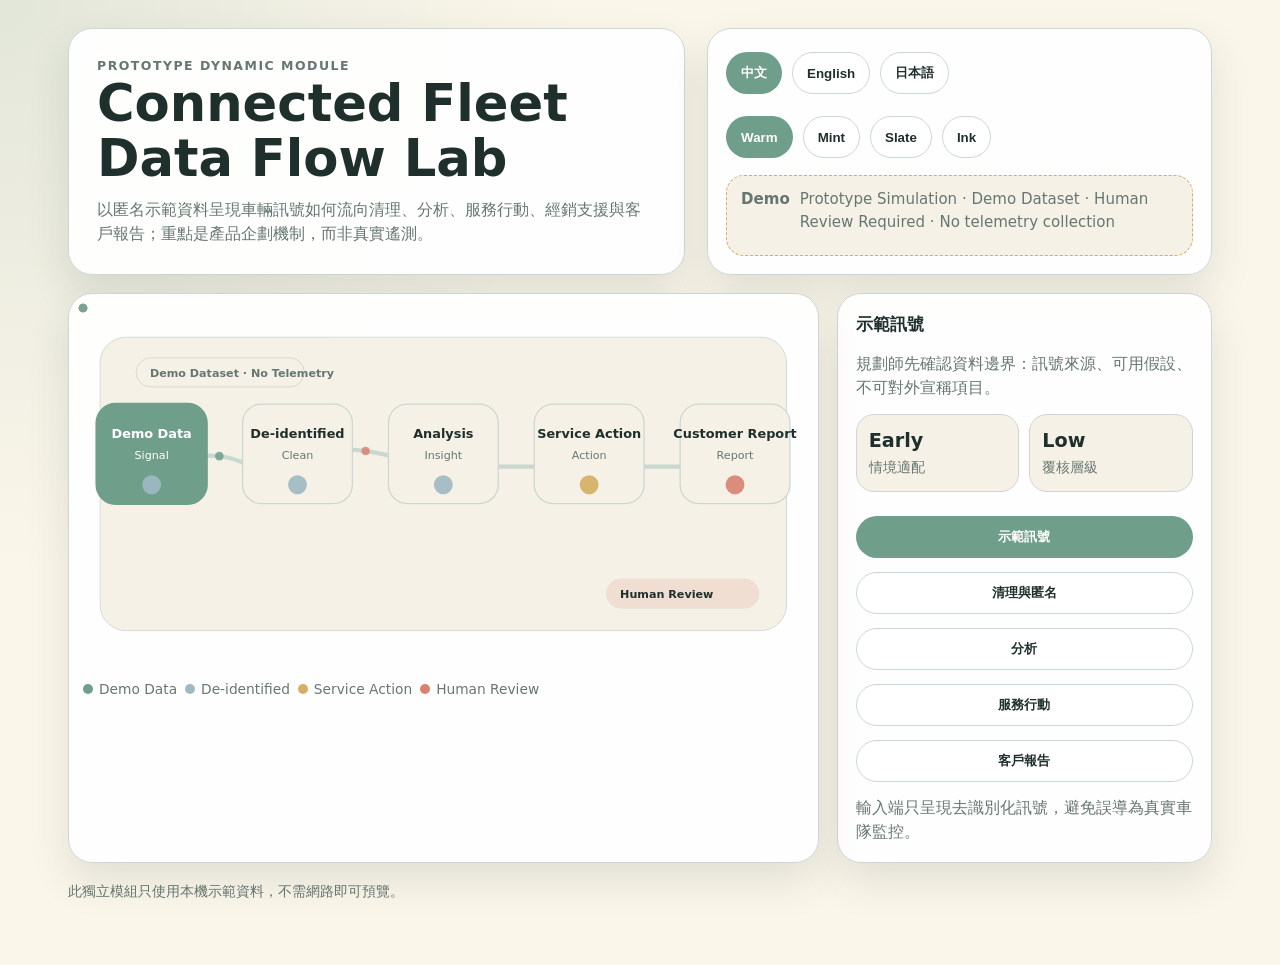
<file: assets/images/dynamic_web_modules/connected-fleet-data-flow-animation/index.html>
<!doctype html>
<html lang="zh-Hant"><head><meta charset="utf-8"><meta name="viewport" content="width=device-width,initial-scale=1"><title>Connected Fleet Data Flow Animation</title><link rel="stylesheet" href="styles.css"></head>
<body data-theme="warm"><main class="module-shell" id="app">
<section class="hero"><div class="hero-copy card"><p class="eyebrow" data-i18n="eyebrow">Prototype dynamic module</p><h1 data-i18n="title">Connected Fleet Data Flow Lab</h1><p data-i18n="intro">以匿名示範資料呈現車輛訊號如何流向清理、分析、服務行動、經銷支援與客戶報告；重點是產品企劃機制，而非真實遙測。</p></div><div class="toolbar card" aria-label="module settings"><div class="toolbar-row"><button data-lang="zh" class="chip is-active">中文</button><button data-lang="en" class="chip">English</button><button data-lang="ja" class="chip">日本語</button></div><div class="toolbar-row"><button data-theme="warm" class="chip is-active">Warm</button><button data-theme="mint" class="chip">Mint</button><button data-theme="slate" class="chip">Slate</button><button data-theme="ink" class="chip">Ink</button></div><div class="disclaimer"><strong>Demo</strong><span data-i18n="warn">Prototype Simulation · Demo Dataset · Human Review Required · No telemetry collection</span></div></div></section>
<section class="visual-grid"><div class="visual-card card svg-host"><div id="fleetSvg"></div><div class="legend"><span><i class="dot"></i>Demo Data</span><span><i class="dot blue"></i>De-identified</span><span><i class="dot gold"></i>Service Action</span><span><i class="dot coral"></i>Human Review</span></div></div><aside class="side-panel card"><h2 class="panel-title" id="panelTitle">Demo Data</h2><p class="panel-copy" id="panelCopy"></p><div class="metric-grid"><div class="metric"><b id="metricFit">--</b><span data-i18n="fit">Scenario fit</span></div><div class="metric"><b id="metricReview">--</b><span data-i18n="review">Review level</span></div></div><div class="controls" id="segmentControls" aria-label="Flow segment controls"></div><p class="panel-copy" id="educationNote" aria-live="polite"></p></aside></section>
<p class="footer-note" data-i18n="footer">This standalone module uses local illustrative data only and can run without network access.</p></main><script src="script.js"></script></body></html>
</file>
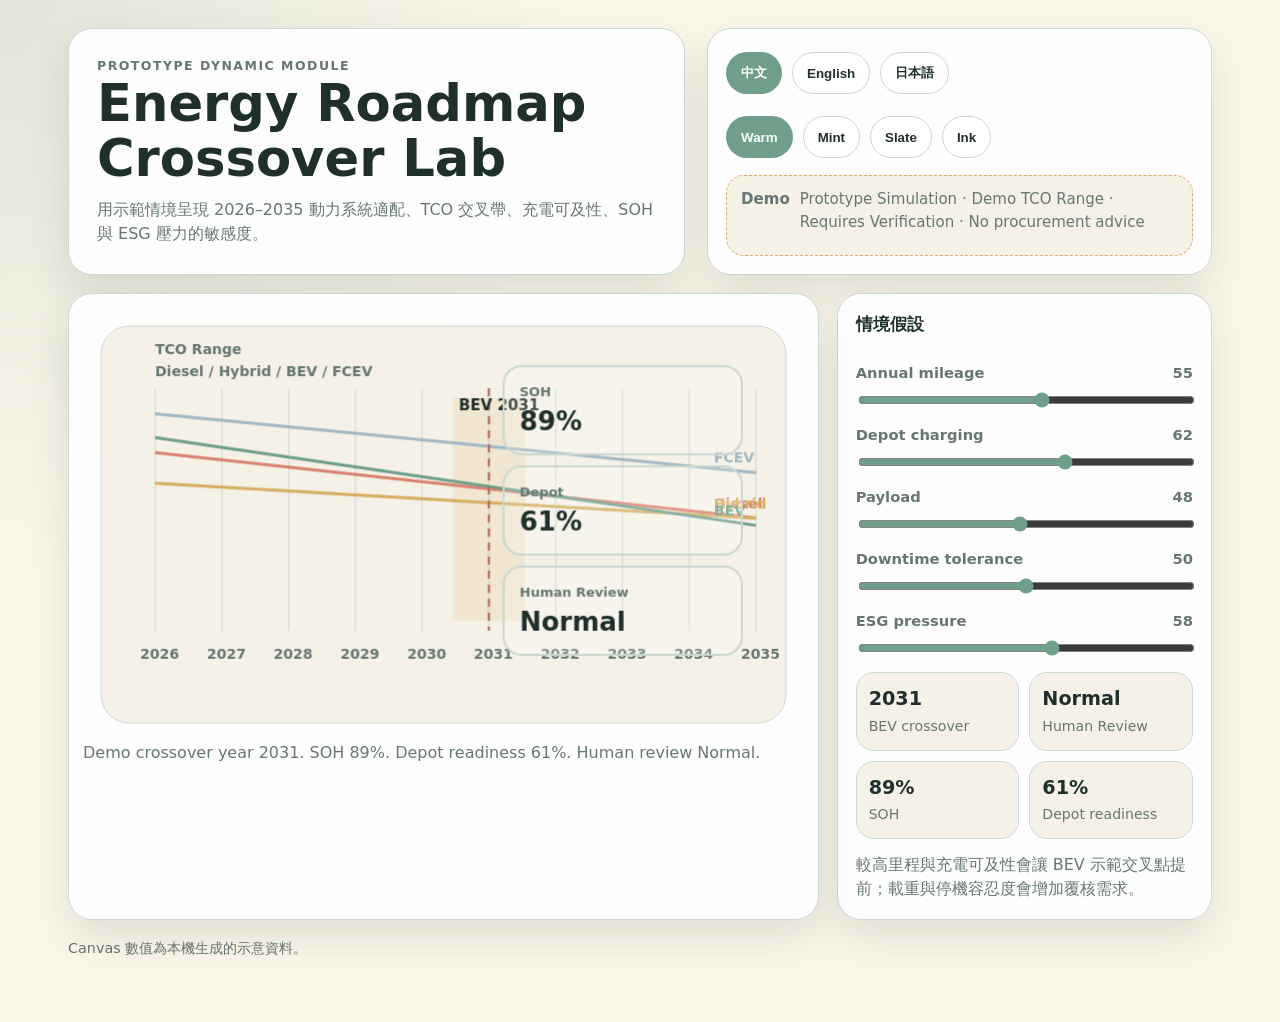
<file: assets/images/dynamic_web_modules/energy-roadmap-crossover-animation/index.html>
<!doctype html><html lang="zh-Hant"><head><meta charset="utf-8"><meta name="viewport" content="width=device-width,initial-scale=1"><title>Energy Roadmap Crossover Animation</title><link rel="stylesheet" href="styles.css"></head><body data-theme="warm"><main class="module-shell"><section class="hero"><div class="hero-copy card"><p class="eyebrow" data-i18n="eyebrow">Prototype dynamic module</p><h1 data-i18n="title">Energy Roadmap Crossover Lab</h1><p data-i18n="intro">用示範情境呈現 2026–2035 動力系統適配、TCO 交叉帶、充電可及性、SOH 與 ESG 壓力的敏感度。</p></div><div class="toolbar card"><div class="toolbar-row"><button data-lang="zh" class="chip is-active">中文</button><button data-lang="en" class="chip">English</button><button data-lang="ja" class="chip">日本語</button></div><div class="toolbar-row"><button data-theme="warm" class="chip is-active">Warm</button><button data-theme="mint" class="chip">Mint</button><button data-theme="slate" class="chip">Slate</button><button data-theme="ink" class="chip">Ink</button></div><div class="disclaimer"><strong>Demo</strong><span data-i18n="warn">Prototype Simulation · Demo TCO Range · Requires Verification · No procurement advice</span></div></div></section><section class="visual-grid"><div class="visual-card card"><canvas id="roadmap" width="920" height="560" role="img" aria-label="Energy roadmap demo canvas"></canvas><p class="panel-copy" id="canvasSummary" aria-live="polite"></p></div><aside class="side-panel card"><h2 class="panel-title" data-i18n="assumptions">Scenario assumptions</h2><div class="controls" id="sliders"></div><div class="metric-grid"><div class="metric"><b id="bevYear">--</b><span>BEV crossover</span></div><div class="metric"><b id="reviewLevel">--</b><span>Human Review</span></div><div class="metric"><b id="sohValue">--</b><span>SOH</span></div><div class="metric"><b id="depotValue">--</b><span>Depot readiness</span></div></div><p class="panel-copy" id="insight"></p></aside></section><p class="footer-note" data-i18n="footer">Canvas values are illustrative and generated locally.</p></main><script src="script.js"></script></body></html>
</file>
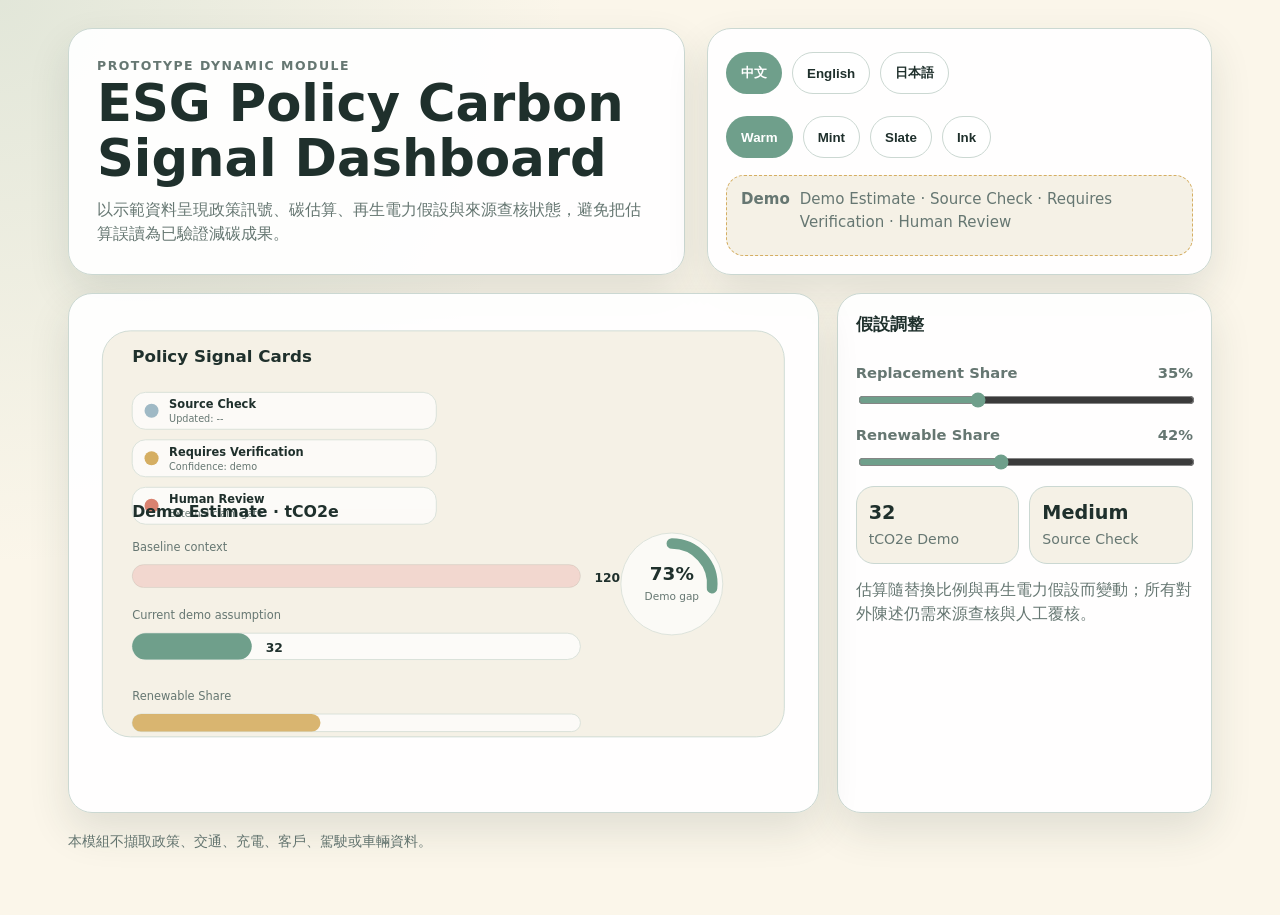
<file: assets/images/dynamic_web_modules/esg-policy-carbon-signal-animation/index.html>
<!doctype html><html lang="zh-Hant"><head><meta charset="utf-8"><meta name="viewport" content="width=device-width,initial-scale=1"><title>ESG Policy Carbon Signal Animation</title><link rel="stylesheet" href="styles.css"></head><body data-theme="warm"><main class="module-shell"><section class="hero"><div class="hero-copy card"><p class="eyebrow" data-i18n="eyebrow">Prototype dynamic module</p><h1 data-i18n="title">ESG Policy Carbon Signal Dashboard</h1><p data-i18n="intro">以示範資料呈現政策訊號、碳估算、再生電力假設與來源查核狀態，避免把估算誤讀為已驗證減碳成果。</p></div><div class="toolbar card"><div class="toolbar-row"><button data-lang="zh" class="chip is-active">中文</button><button data-lang="en" class="chip">English</button><button data-lang="ja" class="chip">日本語</button></div><div class="toolbar-row"><button data-theme="warm" class="chip is-active">Warm</button><button data-theme="mint" class="chip">Mint</button><button data-theme="slate" class="chip">Slate</button><button data-theme="ink" class="chip">Ink</button></div><div class="disclaimer"><strong>Demo</strong><span data-i18n="warn">Demo Estimate · Source Check · Requires Verification · Human Review</span></div></div></section><section class="visual-grid"><div class="visual-card card svg-host"><div id="esgSvg"></div></div><aside class="side-panel card"><h2 class="panel-title" data-i18n="controls">Assumption controls</h2><div class="controls"><label class="range-row"><span class="range-label"><span>Replacement Share</span><span id="replaceOut">35</span></span><input id="replace" type="range" min="0" max="100" value="35"></label><label class="range-row"><span class="range-label"><span>Renewable Share</span><span id="renewOut">42</span></span><input id="renew" type="range" min="0" max="100" value="42"></label></div><div class="metric-grid"><div class="metric"><b id="estimate">--</b><span>tCO2e Demo</span></div><div class="metric"><b id="confidence">--</b><span>Source Check</span></div></div><p class="panel-copy" id="caveat" aria-live="polite"></p></aside></section><p class="footer-note" data-i18n="footer">No policy, traffic, charging, customer, driver, or vehicle data is fetched.</p></main><script src="script.js"></script></body></html>
</file>
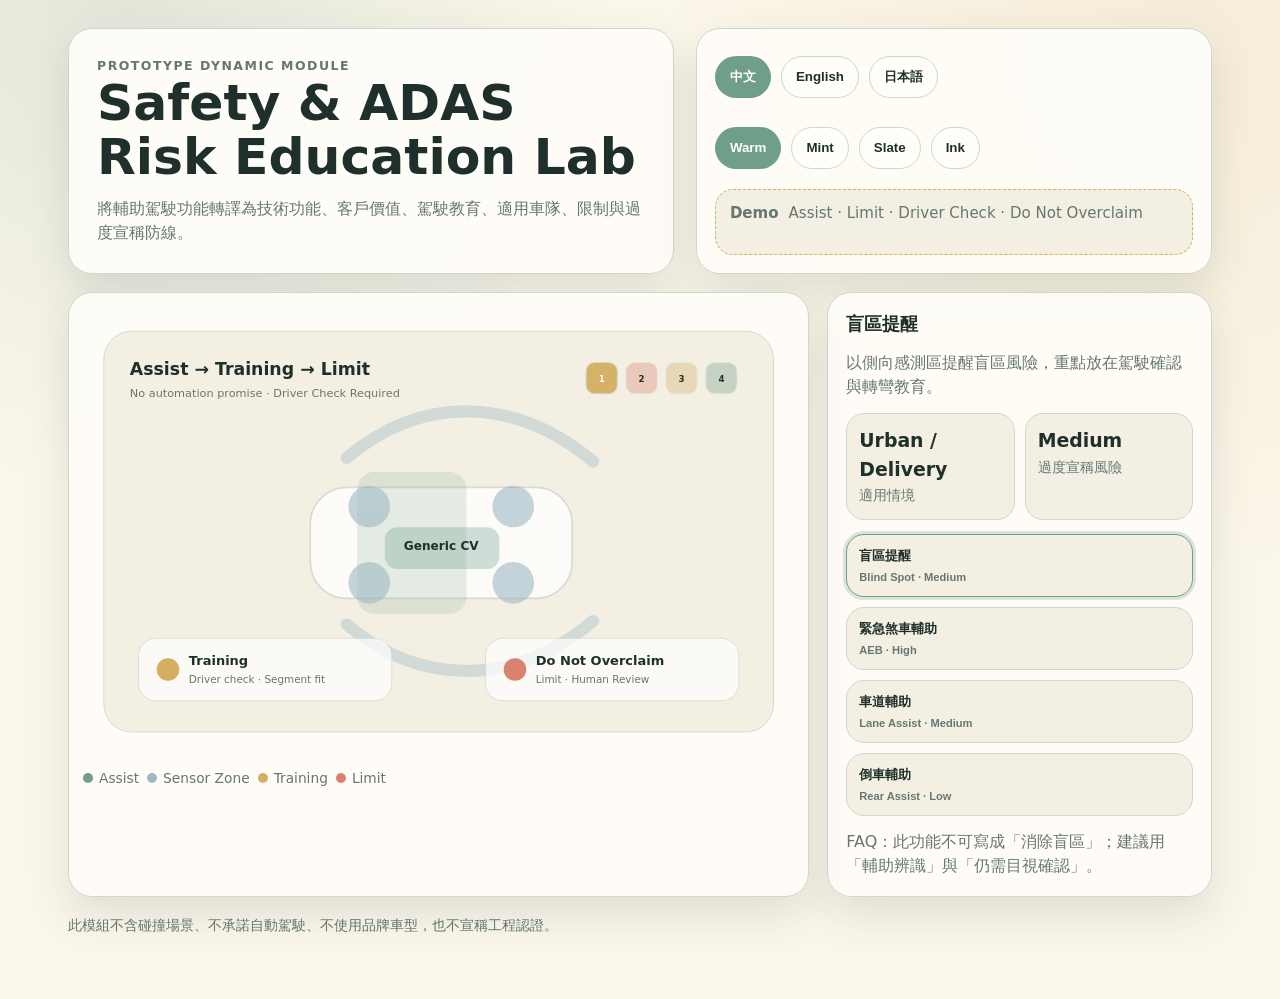
<file: assets/images/dynamic_web_modules/safety-adas-risk-education-animation/index.html>
<!doctype html>
<html lang="zh-Hant"><head><meta charset="utf-8"><meta name="viewport" content="width=device-width,initial-scale=1"><title>Safety ADAS Risk Education Animation</title><link rel="stylesheet" href="styles.css"></head>
<body data-theme="warm"><main class="module-shell" id="app">
<section class="hero"><div class="hero-copy card"><p class="eyebrow" data-i18n="eyebrow">Prototype dynamic module</p><h1 data-i18n="title">Safety & ADAS Risk Education Lab</h1><p data-i18n="intro">將輔助駕駛功能轉譯為技術功能、客戶價值、駕駛教育、適用車隊、限制與過度宣稱防線。</p></div><div class="toolbar card"><div class="toolbar-row"><button data-lang="zh" class="chip">中文</button><button data-lang="en" class="chip">English</button><button data-lang="ja" class="chip">日本語</button></div><div class="toolbar-row"><button data-theme="warm" class="chip">Warm</button><button data-theme="mint" class="chip">Mint</button><button data-theme="slate" class="chip">Slate</button><button data-theme="ink" class="chip">Ink</button></div><div class="disclaimer"><strong>Demo</strong><span data-i18n="warn">Assist · Limit · Driver Check · Do Not Overclaim</span></div></div></section>
<section class="visual-grid"><div class="visual-card card svg-host"><div id="adasSvg"></div><div class="legend"><span><i class="dot"></i>Assist</span><span><i class="dot blue"></i>Sensor Zone</span><span><i class="dot gold"></i>Training</span><span><i class="dot coral"></i>Limit</span></div></div><aside class="side-panel card"><h2 class="panel-title" id="panelTitle">Assist</h2><p class="panel-copy" id="panelCopy"></p><div class="metric-grid"><div class="metric"><b id="segmentFit">--</b><span data-i18n="segment">Segment Fit</span></div><div class="metric"><b id="riskLevel">--</b><span data-i18n="risk">Overclaim Risk</span></div></div><div id="functionCards" class="card-grid" aria-label="ADAS function cards"></div><p class="panel-copy" id="faq" aria-live="polite"></p></aside></section>
<p class="footer-note" data-i18n="footer">This module contains no crash scenes, no automation promise, no branded vehicle design, and no engineering certification claim.</p></main><script src="script.js"></script></body></html>
</file>
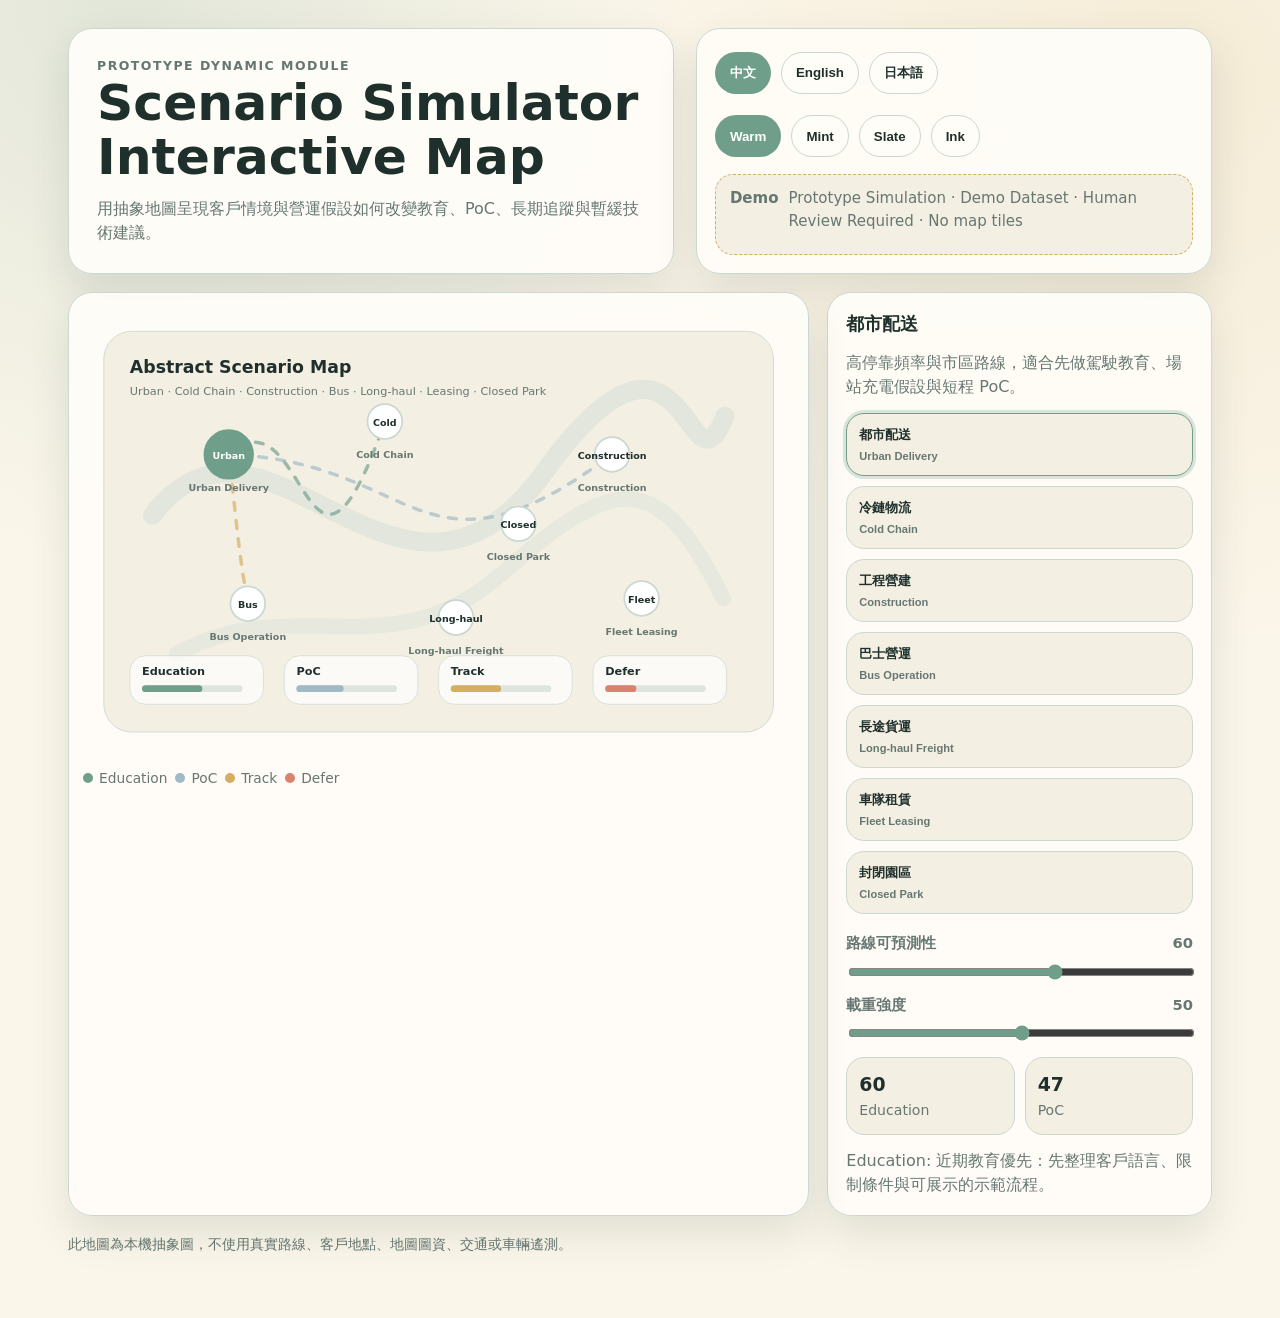
<file: assets/images/dynamic_web_modules/scenario-simulator-interactive-map/index.html>
<!doctype html>
<html lang="zh-Hant"><head><meta charset="utf-8"><meta name="viewport" content="width=device-width,initial-scale=1"><title>Scenario Simulator Interactive Map</title><link rel="stylesheet" href="styles.css"></head>
<body data-theme="warm"><main class="module-shell" id="app">
<section class="hero"><div class="hero-copy card"><p class="eyebrow" data-i18n="eyebrow">Prototype dynamic module</p><h1 data-i18n="title">Scenario Simulator Interactive Map</h1><p data-i18n="intro">用抽象地圖呈現客戶情境與營運假設如何改變教育、PoC、長期追蹤與暫緩技術建議。</p></div><div class="toolbar card"><div class="toolbar-row"><button data-lang="zh" class="chip">中文</button><button data-lang="en" class="chip">English</button><button data-lang="ja" class="chip">日本語</button></div><div class="toolbar-row"><button data-theme="warm" class="chip">Warm</button><button data-theme="mint" class="chip">Mint</button><button data-theme="slate" class="chip">Slate</button><button data-theme="ink" class="chip">Ink</button></div><div class="disclaimer"><strong>Demo</strong><span data-i18n="warn">Prototype Simulation · Demo Dataset · Human Review Required · No map tiles</span></div></div></section>
<section class="visual-grid"><div class="visual-card card svg-host"><div id="mapSvg"></div><div class="legend"><span><i class="dot"></i>Education</span><span><i class="dot blue"></i>PoC</span><span><i class="dot gold"></i>Track</span><span><i class="dot coral"></i>Defer</span></div></div><aside class="side-panel card"><h2 class="panel-title" id="panelTitle">Urban Delivery</h2><p class="panel-copy" id="panelCopy"></p><div id="scenarioCards" class="card-grid" aria-label="Scenario selector"></div><div class="controls" aria-label="Operating inputs"><label class="range-row"><span class="range-label"><span data-i18n="predictability">Route predictability</span><output id="predictOut">60</output></span><input id="predict" type="range" min="0" max="100" step="5"></label><label class="range-row"><span class="range-label"><span data-i18n="payload">Payload intensity</span><output id="payloadOut">50</output></span><input id="payload" type="range" min="0" max="100" step="5"></label></div><div class="metric-grid"><div class="metric"><b id="nearTerm">--</b><span>Education</span></div><div class="metric"><b id="pocTerm">--</b><span>PoC</span></div></div><p class="panel-copy" id="recommendation" aria-live="polite"></p></aside></section>
<p class="footer-note" data-i18n="footer">The map is abstract and local. It does not use real routes, customer locations, map tiles, traffic, or vehicle telemetry.</p></main><script src="script.js"></script></body></html>
</file>
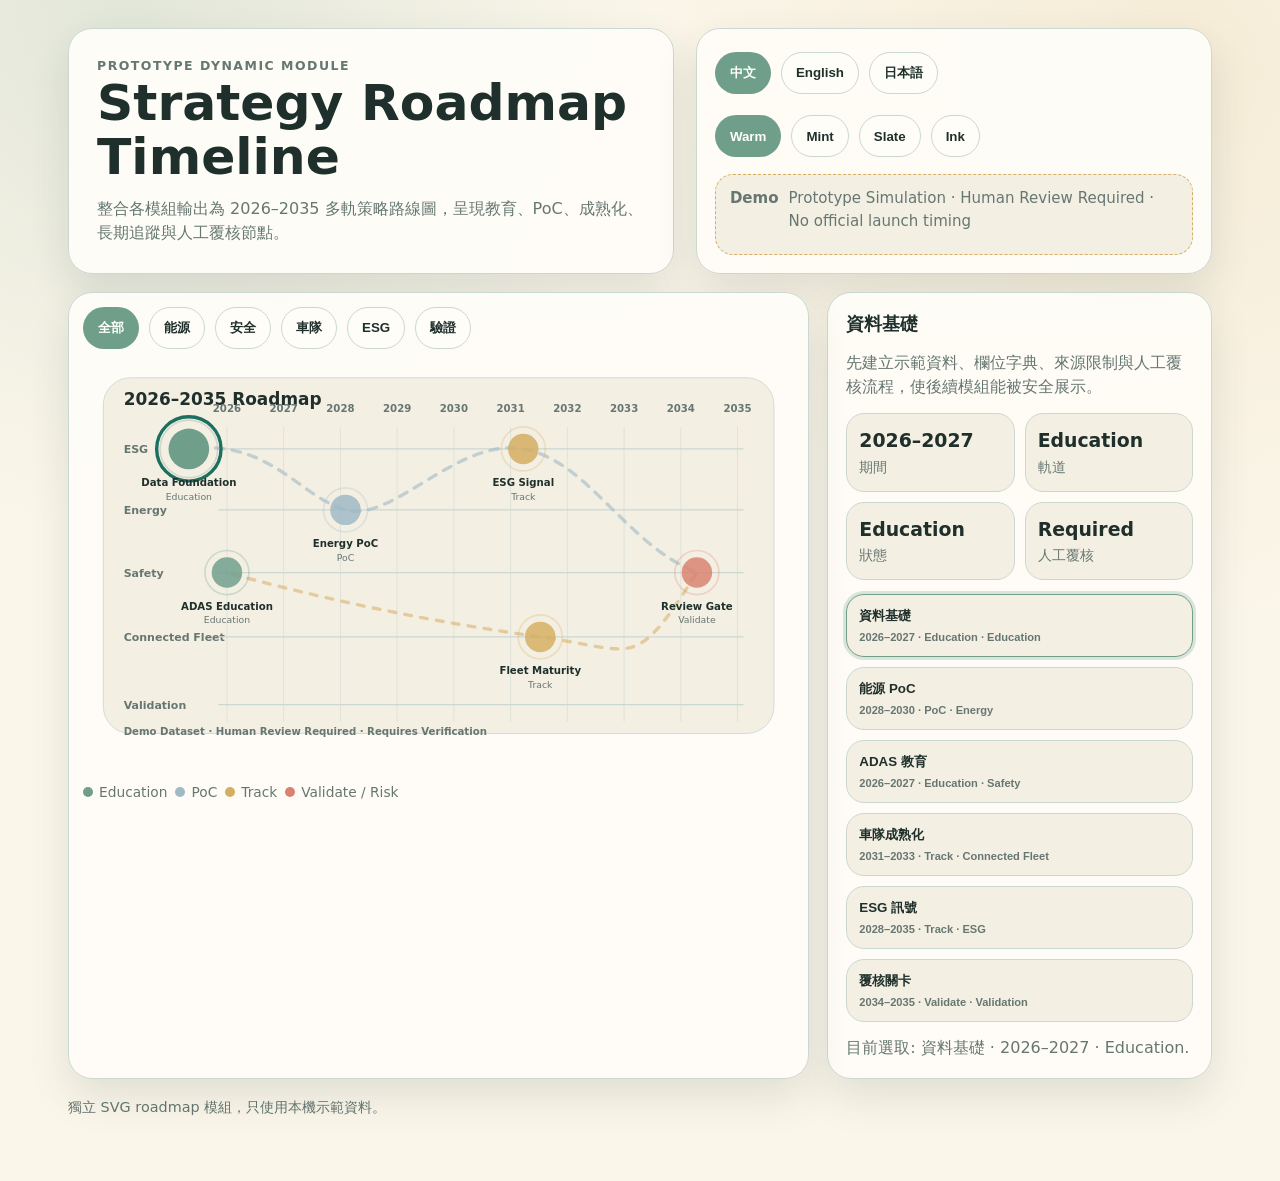
<file: assets/images/dynamic_web_modules/strategy-roadmap-timeline-animation/index.html>
<!doctype html>
<html lang="zh-Hant"><head><meta charset="utf-8"><meta name="viewport" content="width=device-width,initial-scale=1"><title>Strategy Roadmap Timeline Animation</title><link rel="stylesheet" href="styles.css"></head>
<body data-theme="warm"><main class="module-shell" id="app">
<section class="hero"><div class="hero-copy card"><p class="eyebrow" data-i18n="eyebrow">Prototype dynamic module</p><h1 data-i18n="title">Strategy Roadmap Timeline</h1><p data-i18n="intro">整合各模組輸出為 2026–2035 多軌策略路線圖，呈現教育、PoC、成熟化、長期追蹤與人工覆核節點。</p></div><div class="toolbar card" aria-label="module settings"><div class="toolbar-row"><button data-lang="zh" class="chip">中文</button><button data-lang="en" class="chip">English</button><button data-lang="ja" class="chip">日本語</button></div><div class="toolbar-row"><button data-theme="warm" class="chip">Warm</button><button data-theme="mint" class="chip">Mint</button><button data-theme="slate" class="chip">Slate</button><button data-theme="ink" class="chip">Ink</button></div><div class="disclaimer"><strong>Demo</strong><span data-i18n="warn">Prototype Simulation · Human Review Required · No official launch timing</span></div></div></section>
<section class="visual-grid"><div class="visual-card card svg-host"><div class="toolbar-row" id="filterChips" aria-label="strategy filters"></div><div id="roadmapSvg"></div><div class="legend"><span><i class="dot"></i>Education</span><span><i class="dot blue"></i>PoC</span><span><i class="dot gold"></i>Track</span><span><i class="dot coral"></i>Validate / Risk</span></div></div><aside class="side-panel card"><h2 class="panel-title" id="panelTitle">Roadmap item</h2><p class="panel-copy" id="panelCopy"></p><div class="metric-grid"><div class="metric"><b id="periodValue">2026</b><span data-i18n="period">Period</span></div><div class="metric"><b id="trackValue">Energy</b><span data-i18n="track">Track</span></div><div class="metric"><b id="statusValue">Education</b><span data-i18n="status">Status</span></div><div class="metric"><b id="reviewValue">Required</b><span data-i18n="review">Human review</span></div></div><div class="steps-row" id="itemCards" aria-label="roadmap item list"></div><p class="panel-copy" id="liveSummary" aria-live="polite"></p></aside></section>
<p class="footer-note" data-i18n="footer">Standalone SVG roadmap module using local illustrative data only.</p></main><script src="script.js"></script></body></html>
</file>
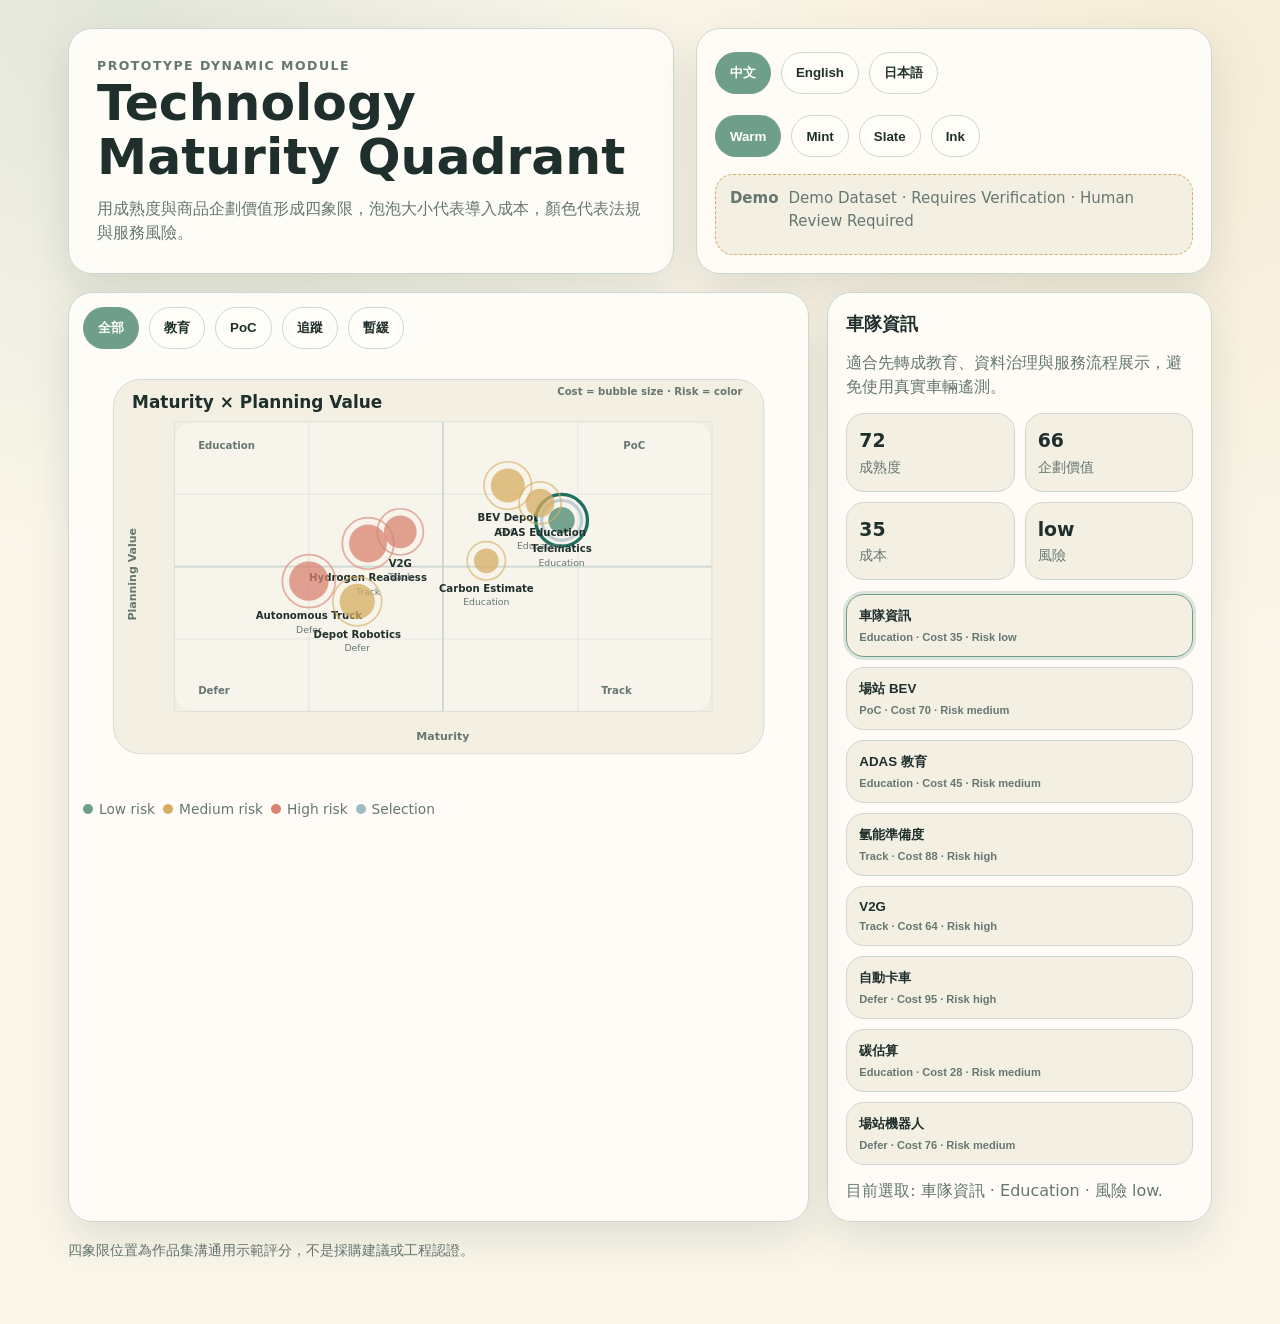
<file: assets/images/dynamic_web_modules/technology-maturity-quadrant-animation/index.html>
<!doctype html>
<html lang="zh-Hant"><head><meta charset="utf-8"><meta name="viewport" content="width=device-width,initial-scale=1"><title>Technology Maturity Quadrant Animation</title><link rel="stylesheet" href="styles.css"></head>
<body data-theme="warm"><main class="module-shell" id="app">
<section class="hero"><div class="hero-copy card"><p class="eyebrow" data-i18n="eyebrow">Prototype dynamic module</p><h1 data-i18n="title">Technology Maturity Quadrant</h1><p data-i18n="intro">用成熟度與商品企劃價值形成四象限，泡泡大小代表導入成本，顏色代表法規與服務風險。</p></div><div class="toolbar card" aria-label="module settings"><div class="toolbar-row"><button data-lang="zh" class="chip">中文</button><button data-lang="en" class="chip">English</button><button data-lang="ja" class="chip">日本語</button></div><div class="toolbar-row"><button data-theme="warm" class="chip">Warm</button><button data-theme="mint" class="chip">Mint</button><button data-theme="slate" class="chip">Slate</button><button data-theme="ink" class="chip">Ink</button></div><div class="disclaimer"><strong>Demo</strong><span data-i18n="warn">Demo Dataset · Requires Verification · Human Review Required</span></div></div></section>
<section class="visual-grid"><div class="visual-card card svg-host"><div class="toolbar-row" id="filterChips" aria-label="maturity filters"></div><div id="quadSvg"></div><div class="legend"><span><i class="dot"></i>Low risk</span><span><i class="dot gold"></i>Medium risk</span><span><i class="dot coral"></i>High risk</span><span><i class="dot blue"></i>Selection</span></div></div><aside class="side-panel card"><h2 class="panel-title" id="panelTitle">Technology</h2><p class="panel-copy" id="panelCopy"></p><div class="metric-grid"><div class="metric"><b id="maturityValue">0</b><span data-i18n="maturity">Maturity</span></div><div class="metric"><b id="valueValue">0</b><span data-i18n="value">Planning Value</span></div><div class="metric"><b id="costValue">0</b><span data-i18n="cost">Cost</span></div><div class="metric"><b id="riskValue">Risk</b><span data-i18n="risk">Risk</span></div></div><div class="steps-row" id="techCards" aria-label="technology list"></div><p class="panel-copy" id="liveSummary" aria-live="polite"></p></aside></section>
<p class="footer-note" data-i18n="footer">Quadrant positions are illustrative scoring for portfolio communication, not verified procurement or engineering certification advice.</p></main><script src="script.js"></script></body></html>
</file>
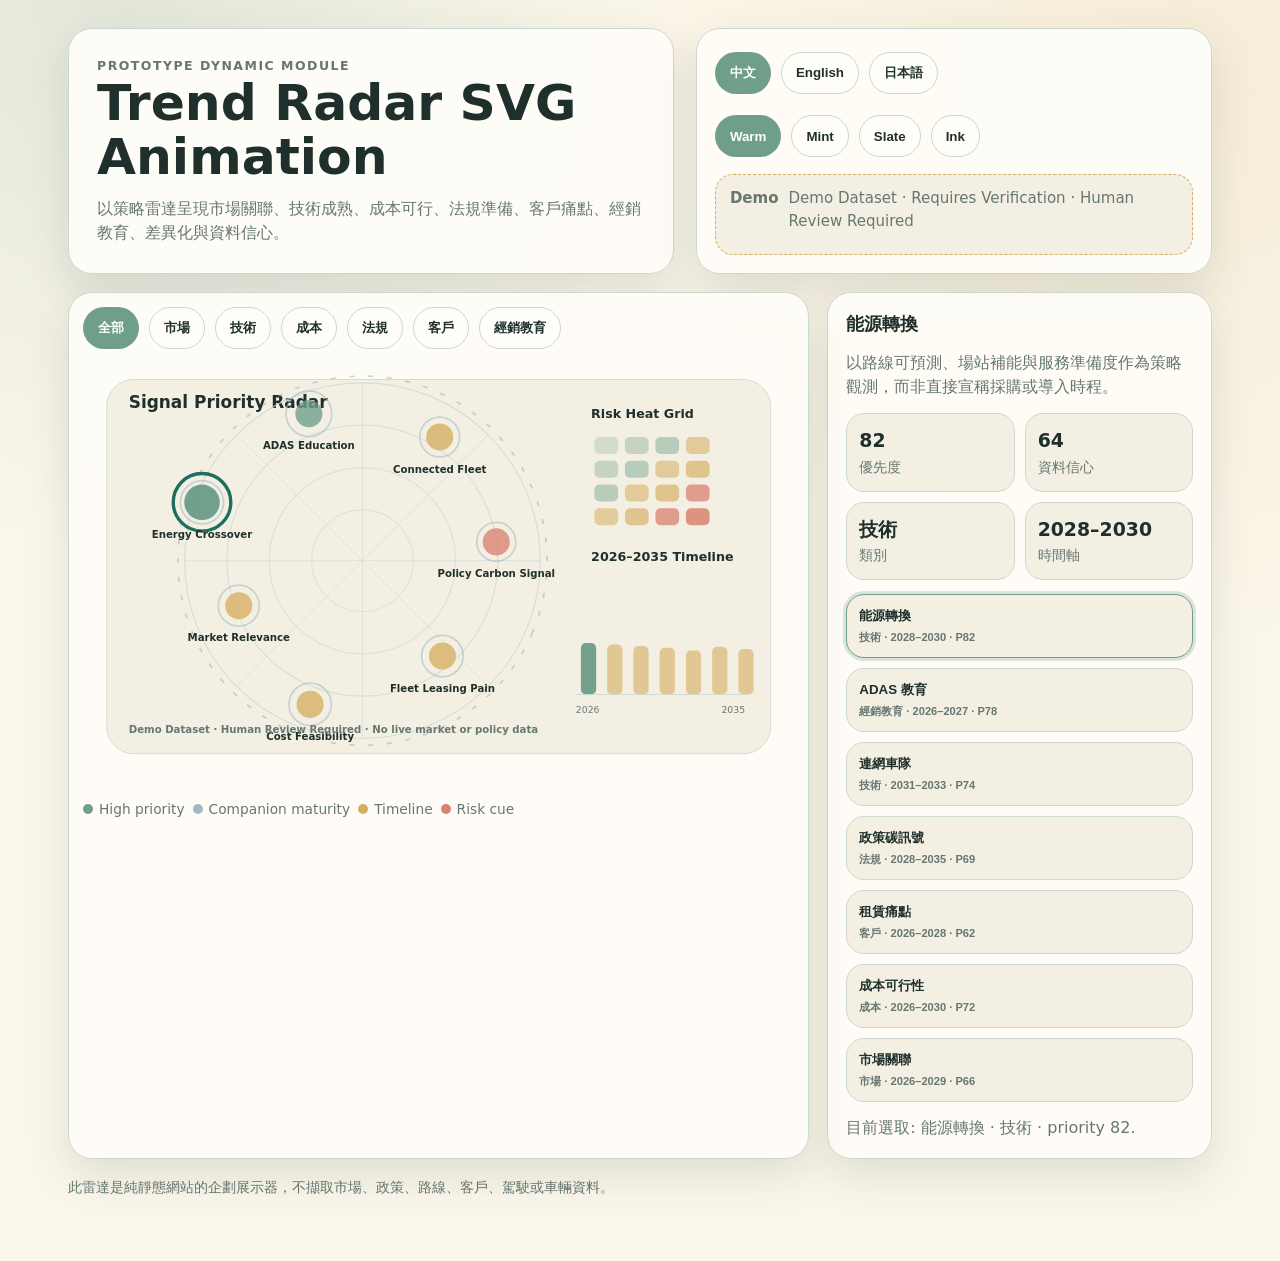
<file: assets/images/dynamic_web_modules/trend-radar-animation/index.html>
<!doctype html>
<html lang="zh-Hant"><head><meta charset="utf-8"><meta name="viewport" content="width=device-width,initial-scale=1"><title>Trend Radar SVG Canvas Animation</title><link rel="stylesheet" href="styles.css"></head>
<body data-theme="warm"><main class="module-shell" id="app">
<section class="hero"><div class="hero-copy card"><p class="eyebrow" data-i18n="eyebrow">Prototype dynamic module</p><h1 data-i18n="title">Trend Radar SVG Animation</h1><p data-i18n="intro">以策略雷達呈現市場關聯、技術成熟、成本可行、法規準備、客戶痛點、經銷教育、差異化與資料信心。</p></div><div class="toolbar card" aria-label="module settings"><div class="toolbar-row"><button data-lang="zh" class="chip">中文</button><button data-lang="en" class="chip">English</button><button data-lang="ja" class="chip">日本語</button></div><div class="toolbar-row"><button data-theme="warm" class="chip">Warm</button><button data-theme="mint" class="chip">Mint</button><button data-theme="slate" class="chip">Slate</button><button data-theme="ink" class="chip">Ink</button></div><div class="disclaimer"><strong>Demo</strong><span data-i18n="warn">Demo Dataset · Requires Verification · Human Review Required</span></div></div></section>
<section class="visual-grid"><div class="visual-card card svg-host"><div class="toolbar-row" id="categoryChips" aria-label="trend categories"></div><div id="radarSvg"></div><div class="legend"><span><i class="dot"></i>High priority</span><span><i class="dot blue"></i>Companion maturity</span><span><i class="dot gold"></i>Timeline</span><span><i class="dot coral"></i>Risk cue</span></div></div><aside class="side-panel card"><h2 class="panel-title" id="panelTitle">Trend</h2><p class="panel-copy" id="panelCopy"></p><div class="metric-grid"><div class="metric"><b id="priorityValue">0</b><span data-i18n="priority">Priority</span></div><div class="metric"><b id="confidenceValue">0</b><span data-i18n="confidence">Confidence</span></div><div class="metric"><b id="categoryValue">Signal</b><span data-i18n="category">Category</span></div><div class="metric"><b id="horizonValue">2026</b><span data-i18n="horizon">Horizon</span></div></div><div class="steps-row" id="trendCards" aria-label="trend list"></div><p class="panel-copy" id="liveSummary" aria-live="polite"></p></aside></section>
<p class="footer-note" data-i18n="footer">This radar is a static-site planning demonstrator. It does not fetch market, policy, route, customer, driver, or vehicle data.</p></main><script src="script.js"></script></body></html>
</file>
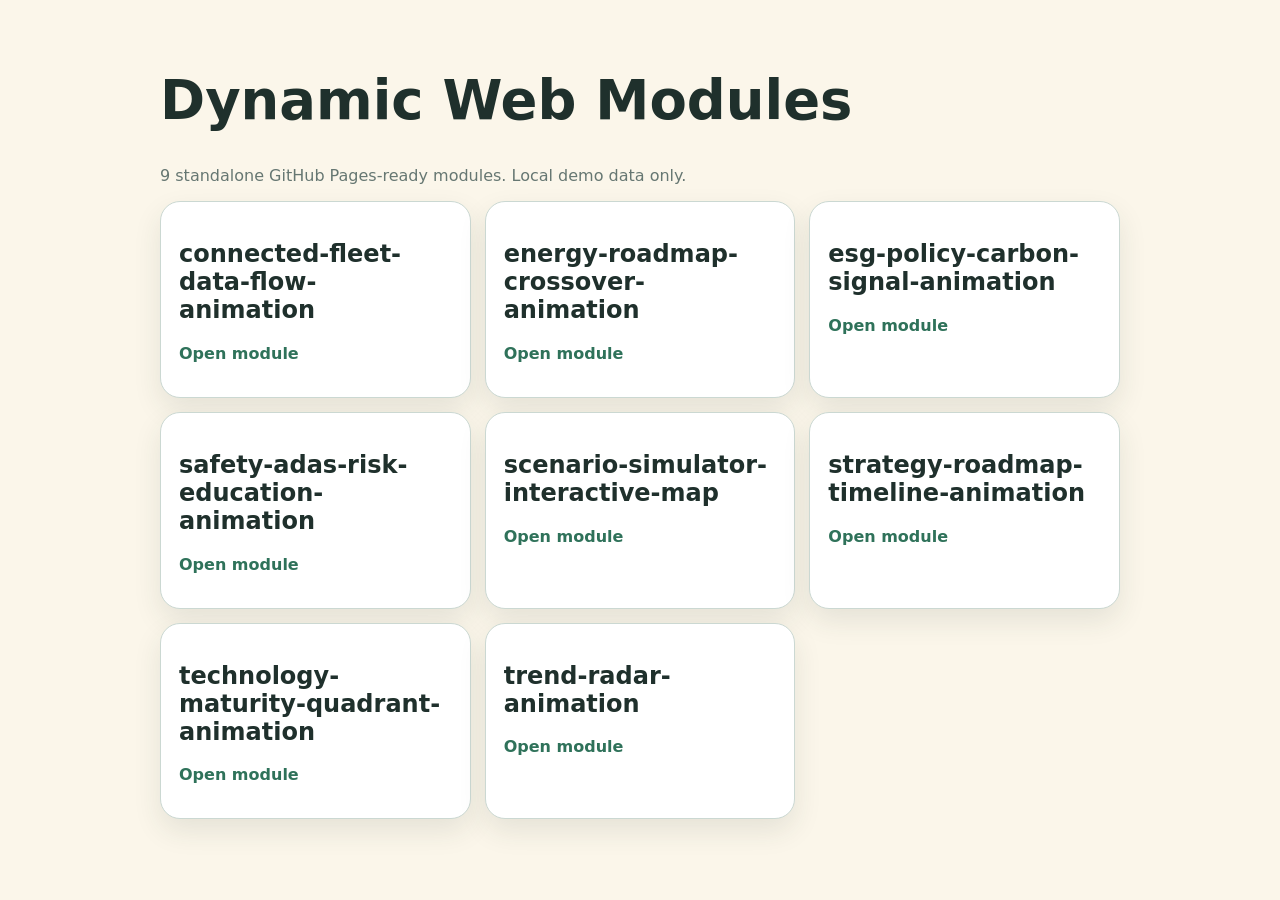
<file: assets/images/dynamic_web_modules/module-index.html>
<!doctype html><html lang="zh-Hant"><head><meta charset="utf-8"><meta name="viewport" content="width=device-width,initial-scale=1"><title>Dynamic Web Modules Index</title><style>body{font-family:system-ui,-apple-system,BlinkMacSystemFont,"Segoe UI","Noto Sans TC",sans-serif;margin:0;background:#fbf6ea;color:#1f302c}main{max-width:960px;margin:auto;padding:36px 20px}h1{font-size:clamp(2rem,5vw,3.4rem);line-height:1.05}.grid{display:grid;grid-template-columns:repeat(auto-fit,minmax(240px,1fr));gap:14px}.card{background:white;border:1px solid #cbd8d2;border-radius:20px;padding:18px;box-shadow:0 12px 28px rgba(37,54,49,.1)}a{color:#2f725a;font-weight:800;text-decoration:none}.note{color:#667772}</style></head><body><main><h1>Dynamic Web Modules</h1><p class="note">9 standalone GitHub Pages-ready modules. Local demo data only.</p><div class="grid"><article class="card"><h2>connected-fleet-data-flow-animation</h2><p><a href="connected-fleet-data-flow-animation/index.html">Open module</a></p></article><article class="card"><h2>energy-roadmap-crossover-animation</h2><p><a href="energy-roadmap-crossover-animation/index.html">Open module</a></p></article><article class="card"><h2>esg-policy-carbon-signal-animation</h2><p><a href="esg-policy-carbon-signal-animation/index.html">Open module</a></p></article><article class="card"><h2>safety-adas-risk-education-animation</h2><p><a href="safety-adas-risk-education-animation/index.html">Open module</a></p></article><article class="card"><h2>scenario-simulator-interactive-map</h2><p><a href="scenario-simulator-interactive-map/index.html">Open module</a></p></article><article class="card"><h2>strategy-roadmap-timeline-animation</h2><p><a href="strategy-roadmap-timeline-animation/index.html">Open module</a></p></article><article class="card"><h2>technology-maturity-quadrant-animation</h2><p><a href="technology-maturity-quadrant-animation/index.html">Open module</a></p></article><article class="card"><h2>trend-radar-animation</h2><p><a href="trend-radar-animation/index.html">Open module</a></p></article></div></main></body></html>
</file>
<file: assets/css/styles.css>
:root {
  color-scheme: light;
  --bg: #fbf7ef;
  --bg-soft: #f3eadc;
  --surface: #ffffff;
  --surface-strong: #fffaf0;
  --text: #253029;
  --muted: #6d766e;
  --accent: #7f9a6f;
  --accent-strong: #526f47;
  --accent-2: #e7b974;
  --warning: #a85e4c;
  --line: rgba(37, 48, 41, 0.14);
  --shadow: 0 20px 60px rgba(52, 63, 52, 0.12);
  --focus: #2f6fba;
  --radius-card: 8px;
  --radius-control: 999px;
  --header-height: 72px;
}

body[data-theme="theme-a"] {
  --bg: #fbf7ef;
  --bg-soft: #f3eadc;
  --surface: #ffffff;
  --surface-strong: #fffaf0;
  --text: #253029;
  --muted: #6d766e;
  --accent: #7f9a6f;
  --accent-strong: #526f47;
  --accent-2: #e7b974;
  --warning: #a85e4c;
  --line: rgba(37, 48, 41, 0.14);
  --shadow: 0 20px 60px rgba(52, 63, 52, 0.12);
}

body[data-theme="theme-b"] {
  --bg: #f5f9fb;
  --bg-soft: #e6f0f3;
  --surface: #ffffff;
  --surface-strong: #f9fcfd;
  --text: #24323c;
  --muted: #677983;
  --accent: #6eab9f;
  --accent-strong: #407e72;
  --accent-2: #edb783;
  --warning: #a96a58;
  --line: rgba(36, 50, 60, 0.14);
  --shadow: 0 20px 60px rgba(48, 73, 88, 0.12);
}

body[data-theme="theme-c"] {
  --bg: #f8f0e4;
  --bg-soft: #eadfcf;
  --surface: #fffaf2;
  --surface-strong: #fff5e7;
  --text: #302b23;
  --muted: #756b5f;
  --accent: #7e9168;
  --accent-strong: #5f7449;
  --accent-2: #b78652;
  --warning: #8f5d45;
  --line: rgba(48, 43, 35, 0.15);
  --shadow: 0 20px 60px rgba(76, 59, 39, 0.13);
}

body[data-theme="theme-d"] {
  --bg: #faf7ed;
  --bg-soft: #efe8dd;
  --surface: #fffdf7;
  --surface-strong: #fff8f3;
  --text: #2d3430;
  --muted: #6d7771;
  --accent: #879d8c;
  --accent-strong: #5f7565;
  --accent-2: #d79a8a;
  --warning: #9a5d4e;
  --line: rgba(45, 52, 48, 0.14);
  --shadow: 0 20px 60px rgba(67, 68, 61, 0.12);
}

* {
  box-sizing: border-box;
}

html {
  overflow-x: hidden;
  scroll-behavior: smooth;
}

body {
  min-width: 320px;
  overflow-x: hidden;
  margin: 0;
  color: var(--text);
  background: linear-gradient(180deg, var(--bg), color-mix(in srgb, var(--bg-soft) 54%, var(--bg)) 58%, var(--bg));
  font-family: Inter, "Noto Sans TC", "Noto Sans JP", "Segoe UI", system-ui, -apple-system, BlinkMacSystemFont, sans-serif;
  font-size: 16px;
  line-height: 1.65;
  letter-spacing: 0;
}

body.no-scroll {
  overflow: hidden;
}

a {
  color: inherit;
}

button,
input,
select,
textarea {
  font: inherit;
}

button {
  border: 0;
}

img,
svg {
  max-width: 100%;
}

:focus-visible {
  outline: 3px solid var(--focus);
  outline-offset: 3px;
}

.skip-link {
  position: fixed;
  left: 1rem;
  top: 1rem;
  z-index: 200;
  transform: translateY(-150%);
  border-radius: var(--radius-control);
  background: var(--text);
  color: var(--surface);
  padding: 0.65rem 1rem;
  text-decoration: none;
  transition: transform 160ms ease;
}

.skip-link:focus {
  transform: translateY(0);
}

.site-header {
  position: sticky;
  top: 0;
  z-index: 40;
  border-bottom: 1px solid var(--line);
  background: color-mix(in srgb, var(--bg) 86%, transparent);
  backdrop-filter: blur(18px);
}

.site-header__inner {
  display: flex;
  align-items: center;
  justify-content: space-between;
  width: min(1180px, calc(100% - 32px));
  min-height: var(--header-height);
  margin: 0 auto;
  gap: 1rem;
}

.brand {
  display: inline-flex;
  align-items: center;
  min-width: 0;
  gap: 0.75rem;
  text-decoration: none;
}

.brand__mark {
  display: grid;
  width: 42px;
  height: 42px;
  flex: 0 0 auto;
  place-items: center;
  border: 1px solid var(--line);
  border-radius: 8px;
  background: linear-gradient(135deg, var(--surface), color-mix(in srgb, var(--accent) 20%, var(--surface)));
  color: var(--accent-strong);
  font-size: 0.82rem;
  font-weight: 800;
  letter-spacing: 0.04em;
}

.brand__text {
  display: grid;
  min-width: 0;
}

.brand__name {
  overflow: hidden;
  color: var(--text);
  font-size: 0.98rem;
  font-weight: 800;
  line-height: 1.15;
  text-overflow: ellipsis;
  white-space: nowrap;
}

.brand__meta {
  color: var(--muted);
  font-size: 0.78rem;
  line-height: 1.2;
}

.primary-nav {
  display: flex;
  align-items: center;
  justify-content: flex-end;
  flex-wrap: wrap;
  gap: 0.18rem;
}

.primary-nav a {
  border-radius: var(--radius-control);
  color: var(--muted);
  font-size: 0.8rem;
  font-weight: 700;
  line-height: 1.1;
  padding: 0.58rem 0.68rem;
  text-decoration: none;
  transition: background 160ms ease, color 160ms ease;
}

.primary-nav a:hover,
.primary-nav a:focus-visible {
  background: color-mix(in srgb, var(--accent) 13%, transparent);
  color: var(--text);
}

.nav-toggle {
  display: none;
  width: 42px;
  height: 42px;
  flex: 0 0 auto;
  place-items: center;
  border: 1px solid var(--line);
  border-radius: 8px;
  background: var(--surface);
  color: var(--text);
  cursor: pointer;
}

.nav-toggle span {
  display: block;
  width: 18px;
  height: 2px;
  border-radius: 2px;
  background: currentColor;
}

.section-band,
.content-section {
  scroll-margin-top: calc(var(--header-height) + 24px);
}

.hero {
  position: relative;
  min-height: calc(100vh - var(--header-height));
  padding: clamp(26px, 4vw, 42px) 0 clamp(32px, 6vw, 72px);
}

.hero__inner,
.content-section {
  width: min(1180px, calc(100% - 32px));
  margin: 0 auto;
}

.home-legal-notice {
  width: min(1180px, calc(100% - 32px));
  margin: 0 auto clamp(28px, 4vw, 54px);
  color: var(--muted);
  font-size: 0.82rem;
  font-weight: 720;
  line-height: 1.35;
}

.hero__inner {
  display: grid;
  grid-template-columns: minmax(0, 1.08fr) minmax(340px, 0.92fr);
  align-items: center;
  gap: clamp(2rem, 5vw, 5rem);
}

.hero__copy {
  max-width: 760px;
}

.section-label {
  margin: 0 0 0.72rem;
  color: var(--accent-strong);
  font-size: 0.78rem;
  font-weight: 850;
  letter-spacing: 0.08em;
  text-transform: uppercase;
}

h1,
h2,
h3,
p {
  margin-top: 0;
}

h1 {
  margin-bottom: 1.1rem;
  color: var(--text);
  font-size: clamp(2.4rem, 5.6vw, 5.8rem);
  font-weight: 820;
  letter-spacing: 0;
  line-height: 0.98;
}

h2 {
  margin-bottom: 0.8rem;
  font-size: clamp(1.85rem, 3vw, 3.1rem);
  font-weight: 780;
  letter-spacing: 0;
  line-height: 1.08;
}

h3 {
  margin-bottom: 0.6rem;
  font-size: 1.08rem;
  font-weight: 780;
  line-height: 1.24;
}

.hero__lead,
.section-heading p {
  color: var(--muted);
  font-size: 1.05rem;
}

.hero__lead {
  max-width: 650px;
  margin-bottom: 1.6rem;
}

.hero__actions,
.download-row {
  display: flex;
  flex-wrap: wrap;
  gap: 0.75rem;
}

.home-guardrails {
  display: flex;
  flex-wrap: wrap;
  gap: 0.55rem;
  margin-top: 1.25rem;
}

.home-guardrails span {
  display: inline-flex;
  min-height: 34px;
  align-items: center;
  border: 1px solid var(--line);
  border-radius: var(--radius-control);
  background: color-mix(in srgb, var(--surface) 80%, transparent);
  color: var(--muted);
  font-size: 0.78rem;
  font-weight: 820;
  line-height: 1.1;
  padding: 0.45rem 0.72rem;
}

.button,
.download-link {
  display: inline-flex;
  min-height: 44px;
  align-items: center;
  justify-content: center;
  border-radius: var(--radius-control);
  font-size: 0.92rem;
  font-weight: 780;
  line-height: 1.15;
  padding: 0.75rem 1.1rem;
  text-decoration: none;
  transition: transform 160ms ease, background 160ms ease, border-color 160ms ease;
}

.button:hover,
.download-link:hover {
  transform: translateY(-1px);
}

.button--primary {
  background: var(--text);
  color: var(--surface);
}

.button--secondary,
.download-link {
  border: 1px solid var(--line);
  background: color-mix(in srgb, var(--surface) 88%, transparent);
  color: var(--text);
}

.hero__system {
  position: relative;
  z-index: 1;
  min-height: 360px;
  border: 1px solid var(--line);
  border-radius: 8px;
  background:
    linear-gradient(135deg, color-mix(in srgb, var(--surface) 94%, transparent), color-mix(in srgb, var(--accent-2) 15%, var(--surface))),
    var(--surface);
  box-shadow: var(--shadow);
  cursor: default;
  outline: none;
  padding: clamp(1.1rem, 2.2vw, 1.6rem);
  transform-origin: center;
  transition: transform 180ms ease, filter 180ms ease, box-shadow 180ms ease, border-color 180ms ease;
  will-change: transform, filter;
}

.hero__system:hover,
.hero__system:focus-visible {
  z-index: 8;
  border-color: var(--line);
  box-shadow: var(--shadow);
  filter: none;
  transform: none;
}

.hero__system:focus-visible {
  box-shadow: 0 0 0 3px color-mix(in srgb, var(--accent) 35%, transparent), 0 24px 70px rgba(35, 47, 40, 0.16);
}

.hero__system-header {
  display: flex;
  align-items: center;
  justify-content: space-between;
  gap: 1rem;
  margin-bottom: 0.85rem;
  color: var(--muted);
  font-size: 0.78rem;
  font-weight: 850;
  letter-spacing: 0.04em;
  text-transform: uppercase;
}

.system-map {
  display: grid;
  height: 100%;
  min-height: 320px;
  grid-template-columns: repeat(6, minmax(0, 1fr));
  grid-template-rows: repeat(6, 1fr);
  gap: 0.75rem;
}

.system-map__node {
  appearance: none;
  position: relative;
  isolation: isolate;
  display: grid;
  min-height: 84px;
  align-items: end;
  overflow: hidden;
  border: 1px solid var(--line);
  border-radius: 8px;
  background: color-mix(in srgb, var(--surface) 82%, var(--accent) 8%);
  color: #fff;
  cursor: zoom-in;
  font-size: 0.88rem;
  font-weight: 760;
  font: inherit;
  line-height: 1.2;
  padding: 0.8rem;
  text-align: left;
  transform-origin: center;
  transition: transform 180ms ease, filter 180ms ease, border-color 180ms ease, box-shadow 180ms ease;
}

.system-map__node:hover,
.system-map__node:focus-visible {
  z-index: 3;
  border-color: color-mix(in srgb, var(--accent-strong) 48%, var(--line));
  box-shadow: 0 18px 46px rgba(35, 47, 40, 0.22);
  filter: brightness(1.15);
  transform: translateY(-2px);
}

.system-map__node:focus-visible {
  outline: 3px solid color-mix(in srgb, var(--accent) 42%, transparent);
  outline-offset: 2px;
}

.system-map__node img {
  position: absolute;
  inset: 0;
  z-index: 0;
  width: 100%;
  height: 100%;
  object-fit: cover;
  filter: saturate(0.98) contrast(0.98);
  transition: transform 180ms ease, filter 180ms ease;
  transform: scale(1);
}

.system-map__node:hover img,
.system-map__node:focus-visible img {
  filter: brightness(1.15) saturate(1.03) contrast(0.98);
  transform: scale(1.15);
}

.system-map__node::after {
  content: "";
  position: absolute;
  inset: 0;
  z-index: 1;
  background:
    linear-gradient(180deg, rgba(14, 22, 19, 0.08), rgba(14, 22, 19, 0.68)),
    linear-gradient(135deg, rgba(255, 255, 255, 0.12), transparent 45%);
}

.system-map__label {
  position: relative;
  z-index: 2;
  display: inline-flex;
  align-self: end;
  width: fit-content;
  max-width: 100%;
  border: 1px solid rgba(255, 255, 255, 0.24);
  border-radius: 999px;
  background: rgba(18, 28, 24, 0.58);
  color: #fff;
  padding: 0.45rem 0.65rem;
  text-shadow: 0 1px 8px rgba(0, 0, 0, 0.3);
}

.system-map__node:nth-child(1) {
  grid-column: 1 / 4;
  grid-row: 1 / 4;
}

.system-map__node:nth-child(2) {
  grid-column: 4 / 7;
  grid-row: 1 / 3;
}

.system-map__node:nth-child(3) {
  grid-column: 4 / 6;
  grid-row: 3 / 5;
}

.system-map__node:nth-child(4) {
  grid-column: 1 / 3;
  grid-row: 4 / 7;
}

.system-map__node:nth-child(5) {
  grid-column: 3 / 5;
  grid-row: 4 / 7;
}

.system-map__node:nth-child(6) {
  grid-column: 5 / 7;
  grid-row: 5 / 7;
}

.system-map__node--strong {
  background:
    linear-gradient(135deg, color-mix(in srgb, var(--accent) 28%, var(--surface)), color-mix(in srgb, var(--accent-2) 32%, var(--surface)));
  font-size: 1.25rem;
}

.section-image-card,
.embedded-module {
  margin: clamp(1.2rem, 2.4vw, 2rem) 0;
}

.section-image-card {
  overflow: hidden;
  border: 1px solid var(--line);
  border-radius: 8px;
  background: var(--surface);
  box-shadow: var(--shadow);
}

.section-image-card--wide {
  max-width: 1120px;
}

.section-image-card__button {
  appearance: none;
  position: relative;
  display: block;
  width: 100%;
  border: 0;
  background: transparent;
  cursor: zoom-in;
  padding: 0;
}

.section-image-card__button img {
  display: block;
  width: 100%;
  aspect-ratio: 16 / 9;
  object-fit: cover;
  transition: transform 180ms ease, filter 180ms ease;
}

.section-image-card__button:hover img,
.section-image-card__button:focus-visible img {
  filter: brightness(1.15);
  transform: scale(1.15);
}

.section-image-card__button:focus-visible {
  outline: 3px solid color-mix(in srgb, var(--accent) 42%, transparent);
  outline-offset: 3px;
}

.section-image-card__button span {
  position: absolute;
  right: 1rem;
  bottom: 1rem;
  border: 1px solid rgba(255, 255, 255, 0.34);
  border-radius: 999px;
  background: rgba(18, 28, 24, 0.68);
  color: #fff;
  font-size: 0.78rem;
  font-weight: 820;
  padding: 0.45rem 0.7rem;
}

.section-image-card figcaption {
  border-top: 1px solid var(--line);
  color: var(--muted);
  font-size: 0.9rem;
  font-weight: 720;
  padding: 0.85rem 1rem;
}

.embedded-module {
  overflow: hidden;
  border: 1px solid var(--line);
  border-radius: 8px;
  background: color-mix(in srgb, var(--surface) 94%, var(--accent) 4%);
  box-shadow: var(--shadow);
}

.embedded-module__header {
  display: flex;
  align-items: center;
  justify-content: space-between;
  gap: 1rem;
  border-bottom: 1px solid var(--line);
  padding: 1rem 1.1rem;
}

.embedded-module__header h3 {
  margin: 0;
  font-size: clamp(1rem, 1.7vw, 1.25rem);
}

.embedded-module__frame {
  display: block;
  width: 100%;
  min-height: 620px;
  border: 0;
  background: var(--surface);
}

.image-lightbox {
  position: fixed;
  inset: 0;
  z-index: 1300;
  display: grid;
  place-items: center;
  background: rgba(21, 28, 25, 0.72);
  padding: clamp(0.8rem, 2.5vw, 2rem);
}

.image-lightbox[hidden] {
  display: none;
}

body.is-image-lightbox-open {
  overflow: hidden;
}

.image-lightbox__dialog {
  position: relative;
  display: grid;
  width: min(1180px, calc(100vw - 2rem));
  max-height: calc(100vh - 2rem);
}

.image-lightbox__figure {
  overflow: hidden;
  border: 1px solid color-mix(in srgb, var(--surface) 70%, transparent);
  border-radius: 8px;
  background: var(--surface);
  box-shadow: 0 30px 96px rgba(0, 0, 0, 0.36);
}

.image-lightbox__figure img {
  display: block;
  width: 100%;
  max-height: calc(100vh - 7rem);
  object-fit: contain;
  background: #111;
}

.image-lightbox__caption {
  border-top: 1px solid var(--line);
  color: var(--muted);
  font-size: 0.92rem;
  font-weight: 760;
  padding: 0.85rem 1rem;
}

.image-lightbox__close {
  position: absolute;
  top: 12px;
  right: 12px;
  z-index: 30;
  display: grid;
  width: 44px;
  height: 44px;
  place-items: center;
  border: 1px solid var(--line);
  border-radius: 999px;
  background: var(--surface);
  color: var(--text);
  cursor: pointer;
  font-size: 1.35rem;
  font-weight: 850;
  line-height: 1;
  box-shadow: 0 14px 38px rgba(0, 0, 0, 0.16);
}

.image-lightbox__close:focus-visible {
  outline: 3px solid color-mix(in srgb, var(--accent) 42%, transparent);
  outline-offset: 2px;
}

.content-section {
  padding: clamp(52px, 7vw, 92px) 0;
}

.content-section--muted {
  width: 100%;
  max-width: none;
  margin: 0;
  padding-right: max(16px, calc((100% - 1180px) / 2));
  padding-left: max(16px, calc((100% - 1180px) / 2));
  background: color-mix(in srgb, var(--surface) 42%, transparent);
}

.content-section--compact {
  padding-top: clamp(40px, 5vw, 68px);
}

.creative-motivation {
  padding-top: clamp(44px, 6vw, 76px);
  padding-bottom: clamp(44px, 6vw, 76px);
}

.creative-motivation__inner {
  display: grid;
  grid-template-columns: minmax(220px, 0.72fr) minmax(0, 1.28fr);
  align-items: start;
  gap: clamp(1.4rem, 4vw, 4rem);
  border-top: 1px solid var(--line);
  border-bottom: 1px solid var(--line);
  padding: clamp(1.4rem, 3vw, 2.2rem) 0;
}

.creative-motivation__inner h2 {
  margin-bottom: 0;
}

.creative-motivation__inner > p {
  margin: 0;
  color: var(--text);
  font-size: clamp(1.15rem, 2vw, 1.55rem);
  font-weight: 560;
  line-height: 1.55;
}

.section-heading {
  max-width: 760px;
  margin-bottom: clamp(1.5rem, 3vw, 2.2rem);
}

.section-heading--wide {
  max-width: 920px;
}

.insight-grid,
.module-grid {
  display: grid;
  gap: 1rem;
}

.insight-grid--three {
  grid-template-columns: repeat(3, minmax(0, 1fr));
}

.module-grid {
  grid-template-columns: repeat(3, minmax(0, 1fr));
}

.insight-card,
.module-card {
  min-width: 0;
  border: 1px solid var(--line);
  border-radius: var(--radius-card);
  background: color-mix(in srgb, var(--surface) 92%, transparent);
  box-shadow: 0 12px 36px rgba(42, 52, 44, 0.06);
  padding: 1.1rem;
}

.module-card {
  min-height: 210px;
}

.insight-card p,
.module-card p {
  margin-bottom: 0;
  color: var(--muted);
  font-size: 0.94rem;
}

.module-card__kicker {
  display: block;
  margin-bottom: 0.55rem;
  color: var(--accent-strong);
  font-size: 0.72rem;
  font-weight: 850;
  letter-spacing: 0.08em;
  text-transform: uppercase;
}

.text-button {
  display: inline-flex;
  align-items: center;
  margin-top: 1rem;
  border-bottom: 1px solid currentColor;
  background: transparent;
  color: var(--accent-strong);
  cursor: pointer;
  font-size: 0.88rem;
  font-weight: 800;
  padding: 0 0 0.1rem;
}

.module-card__details {
  margin-top: 0.8rem;
  border-left: 3px solid var(--accent);
  padding-left: 0.85rem;
}

.module-card__link {
  display: inline-flex;
  margin-top: 1rem;
  color: var(--accent-strong);
  font-size: 0.84rem;
  font-weight: 820;
  text-decoration: none;
}

.module-card__link::after {
  content: "";
  width: 0.44rem;
  height: 0.44rem;
  margin-top: 0.3rem;
  margin-left: 0.38rem;
  border-top: 2px solid currentColor;
  border-right: 2px solid currentColor;
  transform: rotate(45deg);
}

.trend-radar {
  padding-bottom: clamp(3rem, 7vw, 6rem);
}

.trend-radar__badges,
.trend-radar__toolbar,
.trend-score-strip,
.trend-term-list {
  display: flex;
  flex-wrap: wrap;
  gap: 0.55rem;
}

.trend-radar__badges {
  margin-top: 1rem;
}

.trend-radar__badges span,
.trend-score-strip span,
.risk-pill {
  display: inline-flex;
  min-height: 32px;
  align-items: center;
  border: 1px solid var(--line);
  border-radius: var(--radius-control);
  background: color-mix(in srgb, var(--surface) 84%, transparent);
  color: var(--muted);
  font-size: 0.78rem;
  font-weight: 820;
  line-height: 1.15;
  padding: 0.38rem 0.66rem;
}

.trend-score-strip strong {
  margin-right: 0.35rem;
  color: var(--accent-strong);
  font-size: 1.18rem;
  line-height: 1;
}

.trend-radar__toolbar {
  margin-bottom: 1.15rem;
}

.trend-filter-button,
.trend-term,
.trend-table-signal,
.trend-timeline__label,
.trend-timeline__bar {
  cursor: pointer;
}

.trend-filter-button,
.trend-term {
  min-height: 40px;
  border: 1px solid var(--line);
  border-radius: var(--radius-control);
  background: var(--surface);
  color: var(--text);
  font-size: 0.84rem;
  font-weight: 820;
  line-height: 1.2;
  padding: 0.5rem 0.78rem;
}

.trend-filter-button[aria-pressed="true"] {
  background: var(--text);
  color: var(--surface);
}

.trend-radar__overview {
  display: grid;
  grid-template-columns: minmax(0, 1.35fr) minmax(280px, 0.65fr);
  gap: 1rem;
  margin-bottom: 1rem;
}

.trend-summary-card,
.trend-method-card,
.trend-visual-card,
.trend-radar__notes article {
  min-width: 0;
  border: 1px solid var(--line);
  border-radius: var(--radius-card);
  background: color-mix(in srgb, var(--surface) 92%, transparent);
  box-shadow: 0 12px 36px rgba(42, 52, 44, 0.06);
}

.trend-summary-card,
.trend-method-card,
.trend-radar__notes article {
  padding: 1.15rem;
}

.trend-summary-card > p,
.trend-method-card > p,
.trend-radar__notes p {
  color: var(--muted);
}

.trend-actions {
  margin-top: 1rem;
}

.trend-actions h4 {
  margin: 0 0 0.55rem;
  font-size: 0.92rem;
}

.trend-actions ul {
  margin: 0;
  padding-left: 1.1rem;
  color: var(--muted);
}

.trend-actions li + li {
  margin-top: 0.32rem;
}

.trend-term-list {
  margin-top: 0.9rem;
}

.trend-term {
  border-style: dashed;
  color: var(--accent-strong);
}

.trend-method-list {
  display: grid;
  gap: 0.55rem;
  margin: 1rem 0 0;
}

.trend-method-list div {
  display: grid;
  grid-template-columns: minmax(0, 1fr) auto;
  align-items: center;
  gap: 0.75rem;
  border-top: 1px solid var(--line);
  padding-top: 0.55rem;
}

.trend-method-list dt,
.trend-method-list dd {
  margin: 0;
  font-size: 0.84rem;
}

.trend-method-list dt {
  color: var(--muted);
}

.trend-method-list dd {
  color: var(--accent-strong);
  font-weight: 840;
}

.trend-visual-grid {
  display: grid;
  grid-template-columns: repeat(2, minmax(0, 1fr));
  gap: 1rem;
}

.trend-visual-card {
  overflow: hidden;
}

.trend-visual-card--wide {
  grid-column: 1 / -1;
}

.trend-visual-card__header {
  display: flex;
  align-items: center;
  justify-content: space-between;
  gap: 1rem;
  border-bottom: 1px solid var(--line);
  padding: 1rem 1.05rem 0.85rem;
}

.trend-visual-card__header h3 {
  margin: 0;
  font-size: 1rem;
}

.trend-visual-card__header span {
  display: inline-flex;
  min-height: 28px;
  align-items: center;
  border-radius: var(--radius-control);
  background: color-mix(in srgb, var(--accent) 15%, transparent);
  color: var(--accent-strong);
  font-size: 0.72rem;
  font-weight: 850;
  padding: 0.28rem 0.55rem;
}

.trend-chart {
  min-height: 320px;
  padding: 0.8rem;
}

.trend-svg {
  display: block;
  width: 100%;
  height: auto;
  min-height: 280px;
}

.trend-accessible-summary {
  min-height: 58px;
  margin: 0;
  border-top: 1px solid var(--line);
  color: var(--muted);
  font-size: 0.9rem;
  padding: 0.85rem 1.05rem 1rem;
}

.trend-radar-ring {
  fill: none;
  stroke: var(--line);
  stroke-width: 1;
}

.trend-radar-axis,
.trend-axis,
.trend-grid-line {
  stroke: var(--line);
  stroke-width: 1;
}

.trend-grid-line {
  stroke-dasharray: 4 6;
}

.trend-radar-shape {
  fill: color-mix(in srgb, var(--accent) 24%, transparent);
  stroke: var(--accent-strong);
  stroke-width: 2.5;
}

.trend-radar-dot {
  fill: var(--accent-strong);
}

.trend-radar-label,
.trend-axis-label,
.trend-bubble text,
.trend-radar-score-label {
  fill: var(--muted);
  font-size: 0.72rem;
  font-weight: 760;
  paint-order: stroke;
  stroke: color-mix(in srgb, var(--surface) 92%, transparent);
  stroke-linejoin: round;
  stroke-width: 3px;
}

.trend-radar-score {
  fill: var(--text);
  font-size: 2rem;
  font-weight: 850;
}

.trend-bubble circle {
  fill: color-mix(in srgb, var(--accent) 36%, var(--surface));
  stroke: var(--accent-strong);
  stroke-width: 1.5;
}

.trend-bubble-leader {
  stroke: color-mix(in srgb, var(--line) 70%, var(--muted));
  stroke-width: 1;
}

.trend-bubble.is-medium circle {
  fill: color-mix(in srgb, var(--accent-2) 38%, var(--surface));
  stroke: color-mix(in srgb, var(--accent-2) 70%, var(--text));
}

.trend-bubble.is-high circle {
  fill: color-mix(in srgb, var(--warning) 24%, var(--surface));
  stroke: var(--warning);
}

.trend-bubble.is-selected circle {
  stroke-width: 3.5;
}

.trend-bubble:focus-visible circle {
  outline: 3px solid var(--focus);
  outline-offset: 3px;
}

.trend-bubble-legend {
  display: grid;
  grid-template-columns: repeat(2, minmax(0, 1fr));
  gap: 0.42rem;
  margin-top: 0.6rem;
}

.trend-bubble-key {
  display: grid;
  grid-template-columns: auto minmax(0, 1fr) auto;
  align-items: center;
  gap: 0.42rem;
  min-height: 34px;
  border: 1px solid var(--line);
  border-radius: 8px;
  background: color-mix(in srgb, var(--surface) 88%, transparent);
  color: var(--muted);
  cursor: pointer;
  font-size: 0.74rem;
  font-weight: 780;
  line-height: 1.15;
  padding: 0.38rem 0.5rem;
  text-align: left;
}

.trend-bubble-key span {
  width: 0.58rem;
  height: 0.58rem;
  border-radius: 50%;
  background: var(--accent);
}

.trend-bubble-key.is-medium span {
  background: var(--accent-2);
}

.trend-bubble-key.is-high span {
  background: var(--warning);
}

.trend-bubble-key strong {
  color: var(--accent-strong);
  font-size: 0.72rem;
}

.trend-heat-grid {
  overflow-x: auto;
  padding: 0.2rem 1.05rem 1.05rem;
}

.trend-heat-table {
  width: 100%;
  min-width: 760px;
  border-collapse: collapse;
  font-size: 0.88rem;
}

.trend-heat-table th,
.trend-heat-table td {
  border-bottom: 1px solid var(--line);
  padding: 0.7rem 0.55rem;
  text-align: left;
  vertical-align: middle;
}

.trend-heat-table thead th {
  color: var(--muted);
  font-size: 0.76rem;
  font-weight: 850;
  text-transform: uppercase;
}

.trend-table-signal {
  background: transparent;
  color: var(--accent-strong);
  font-weight: 820;
  line-height: 1.25;
  padding: 0;
  text-align: left;
}

.heat-cell {
  display: inline-flex;
  min-width: 44px;
  min-height: 32px;
  align-items: center;
  justify-content: center;
  border-radius: 8px;
  font-weight: 850;
}

.heat-cell--high {
  background: color-mix(in srgb, var(--accent) 22%, var(--surface));
  color: var(--accent-strong);
}

.heat-cell--medium {
  background: color-mix(in srgb, var(--accent-2) 28%, var(--surface));
  color: color-mix(in srgb, var(--accent-2) 56%, var(--text));
}

.heat-cell--low {
  background: color-mix(in srgb, var(--warning) 18%, var(--surface));
  color: var(--warning);
}

.risk-pill.is-low {
  border-color: color-mix(in srgb, var(--accent) 36%, var(--line));
  color: var(--accent-strong);
}

.risk-pill.is-medium {
  border-color: color-mix(in srgb, var(--accent-2) 45%, var(--line));
  color: color-mix(in srgb, var(--accent-2) 58%, var(--text));
}

.risk-pill.is-high {
  border-color: color-mix(in srgb, var(--warning) 45%, var(--line));
  color: var(--warning);
}

.trend-timeline {
  overflow-x: auto;
  padding: 0.85rem 1.05rem 1.1rem;
}

.trend-timeline__years,
.trend-timeline__row {
  display: grid;
  grid-template-columns: minmax(150px, 0.28fr) minmax(620px, 1fr);
  gap: 0.75rem;
  align-items: center;
}

.trend-timeline__year-grid,
.trend-timeline__track {
  display: grid;
  grid-template-columns: repeat(10, minmax(54px, 1fr));
}

.trend-timeline__years {
  color: var(--muted);
  font-size: 0.76rem;
  font-weight: 820;
  margin-bottom: 0.5rem;
}

.trend-timeline__year-grid span {
  border-left: 1px solid var(--line);
  padding-left: 0.35rem;
}

.trend-timeline__row + .trend-timeline__row {
  margin-top: 0.58rem;
}

.trend-timeline__label {
  overflow-wrap: anywhere;
  background: transparent;
  color: var(--accent-strong);
  font-size: 0.84rem;
  font-weight: 820;
  line-height: 1.25;
  padding: 0;
  text-align: left;
}

.trend-timeline__track {
  min-height: 38px;
  border-radius: 8px;
  background: repeating-linear-gradient(
    90deg,
    color-mix(in srgb, var(--line) 70%, transparent) 0,
    color-mix(in srgb, var(--line) 70%, transparent) 1px,
    transparent 1px,
    transparent 10%
  );
}

.trend-timeline__bar {
  grid-column: var(--start) / span var(--span);
  min-width: 0;
  min-height: 34px;
  align-self: center;
  border-radius: 8px;
  background: color-mix(in srgb, var(--accent) 26%, var(--surface));
  color: var(--accent-strong);
  font-size: 0.78rem;
  font-weight: 850;
  line-height: 1.12;
  margin: 0.12rem;
  overflow: hidden;
  padding: 0.35rem 0.55rem;
  text-overflow: ellipsis;
  white-space: nowrap;
}

.trend-timeline__bar.is-medium {
  background: color-mix(in srgb, var(--accent-2) 30%, var(--surface));
  color: color-mix(in srgb, var(--accent-2) 58%, var(--text));
}

.trend-timeline__bar.is-high {
  background: color-mix(in srgb, var(--warning) 19%, var(--surface));
  color: var(--warning);
}

.trend-radar__notes {
  display: grid;
  grid-template-columns: repeat(2, minmax(0, 1fr));
  gap: 1rem;
  margin-top: 1rem;
}

.trend-radar__notes h3 {
  margin-bottom: 0.45rem;
}

.technology-maturity {
  padding-bottom: clamp(3rem, 7vw, 6rem);
}

.maturity-badges,
.maturity-toolbar,
.maturity-score-strip,
.maturity-term-list {
  display: flex;
  flex-wrap: wrap;
  gap: 0.55rem;
}

.maturity-badges {
  margin-top: 1rem;
}

.maturity-badges span,
.maturity-score-strip span {
  display: inline-flex;
  min-height: 32px;
  align-items: center;
  border: 1px solid var(--line);
  border-radius: var(--radius-control);
  background: color-mix(in srgb, var(--surface) 84%, transparent);
  color: var(--muted);
  font-size: 0.78rem;
  font-weight: 820;
  line-height: 1.15;
  padding: 0.38rem 0.66rem;
}

.maturity-score-strip strong {
  margin-right: 0.35rem;
  color: var(--accent-strong);
  font-size: 1.18rem;
  line-height: 1;
}

.maturity-toolbar {
  margin-bottom: 1.15rem;
}

.maturity-filter-button,
.maturity-term,
.maturity-card__button {
  cursor: pointer;
}

.maturity-filter-button,
.maturity-term {
  min-height: 40px;
  border: 1px solid var(--line);
  border-radius: var(--radius-control);
  background: var(--surface);
  color: var(--text);
  font-size: 0.84rem;
  font-weight: 820;
  line-height: 1.2;
  padding: 0.5rem 0.78rem;
}

.maturity-filter-button[aria-pressed="true"] {
  background: var(--text);
  color: var(--surface);
}

.maturity-overview {
  display: grid;
  grid-template-columns: minmax(0, 1.3fr) minmax(280px, 0.7fr);
  gap: 1rem;
  margin-bottom: 1rem;
}

.maturity-selected-panel,
.maturity-method-panel,
.maturity-chart-card,
.maturity-notes article {
  min-width: 0;
  border: 1px solid var(--line);
  border-radius: var(--radius-card);
  background: color-mix(in srgb, var(--surface) 92%, transparent);
  box-shadow: 0 12px 36px rgba(42, 52, 44, 0.06);
}

.maturity-selected-panel,
.maturity-method-panel,
.maturity-notes article {
  padding: 1.15rem;
}

.maturity-selected-panel > p,
.maturity-method-panel > p,
.maturity-notes p {
  color: var(--muted);
}

.maturity-term-list {
  margin-top: 0.9rem;
}

.maturity-term {
  border-style: dashed;
  color: var(--accent-strong);
}

.maturity-scenarios {
  margin-top: 1rem;
}

.maturity-scenarios h4 {
  margin: 0 0 0.55rem;
  font-size: 0.92rem;
}

.maturity-scenarios ul {
  margin: 0;
  padding-left: 1.1rem;
  color: var(--muted);
}

.maturity-scenarios li + li {
  margin-top: 0.32rem;
}

.maturity-metric-matrix {
  display: grid;
  gap: 0.55rem;
  margin-top: 1rem;
}

.maturity-metric-row {
  display: grid;
  grid-template-columns: minmax(0, 1fr) auto;
  align-items: center;
  gap: 0.75rem;
  border-top: 1px solid var(--line);
  padding-top: 0.55rem;
}

.maturity-metric-row span {
  color: var(--muted);
  font-size: 0.84rem;
}

.maturity-metric-value {
  display: inline-flex;
  min-width: 42px;
  min-height: 30px;
  align-items: center;
  justify-content: center;
  border-radius: 8px;
  font-size: 0.86rem;
  font-weight: 850;
}

.maturity-metric-value--high {
  background: color-mix(in srgb, var(--accent) 22%, var(--surface));
  color: var(--accent-strong);
}

.maturity-metric-value--medium {
  background: color-mix(in srgb, var(--accent-2) 28%, var(--surface));
  color: color-mix(in srgb, var(--accent-2) 56%, var(--text));
}

.maturity-metric-value--low {
  background: color-mix(in srgb, var(--warning) 18%, var(--surface));
  color: var(--warning);
}

.maturity-layout {
  display: grid;
  grid-template-columns: minmax(0, 1.18fr) minmax(320px, 0.82fr);
  gap: 1rem;
  align-items: start;
}

.maturity-card-header {
  display: flex;
  align-items: center;
  justify-content: space-between;
  gap: 1rem;
  border-bottom: 1px solid var(--line);
  padding: 1rem 1.05rem 0.85rem;
}

.maturity-card-header h3 {
  margin: 0;
  font-size: 1rem;
}

.maturity-card-header span {
  display: inline-flex;
  min-height: 28px;
  align-items: center;
  border-radius: var(--radius-control);
  background: color-mix(in srgb, var(--accent) 15%, transparent);
  color: var(--accent-strong);
  font-size: 0.72rem;
  font-weight: 850;
  padding: 0.28rem 0.55rem;
}

.maturity-chart {
  min-height: 420px;
  overflow-x: auto;
  padding: 0.85rem;
}

.maturity-svg {
  display: block;
  width: 100%;
  min-width: 620px;
  height: auto;
}

.maturity-quadrant {
  stroke: var(--line);
  stroke-width: 1;
}

.maturity-quadrant--near {
  fill: color-mix(in srgb, var(--accent) 12%, transparent);
}

.maturity-quadrant--poc {
  fill: color-mix(in srgb, var(--accent-2) 13%, transparent);
}

.maturity-quadrant--track {
  fill: color-mix(in srgb, var(--surface-strong) 72%, transparent);
}

.maturity-quadrant--defer {
  fill: color-mix(in srgb, var(--warning) 8%, transparent);
}

.maturity-grid-line,
.maturity-axis,
.maturity-threshold,
.maturity-bubble-leader {
  stroke: var(--line);
  stroke-width: 1;
}

.maturity-grid-line {
  stroke-dasharray: 4 6;
}

.maturity-threshold {
  stroke: color-mix(in srgb, var(--accent-strong) 36%, var(--line));
  stroke-dasharray: 7 7;
  stroke-width: 1.5;
}

.maturity-axis-label,
.maturity-quadrant-label,
.maturity-bubble text {
  fill: var(--muted);
  font-size: 0.76rem;
  font-weight: 800;
  paint-order: stroke;
  stroke: color-mix(in srgb, var(--surface) 92%, transparent);
  stroke-linejoin: round;
  stroke-width: 3px;
}

.maturity-quadrant-label {
  fill: var(--accent-strong);
  font-size: 0.82rem;
}

.maturity-bubble circle {
  fill: color-mix(in srgb, var(--accent) 34%, var(--surface));
  stroke: var(--accent-strong);
  stroke-width: 1.5;
}

.maturity-bubble.is-medium circle {
  fill: color-mix(in srgb, var(--accent-2) 38%, var(--surface));
  stroke: color-mix(in srgb, var(--accent-2) 70%, var(--text));
}

.maturity-bubble.is-high circle {
  fill: color-mix(in srgb, var(--warning) 24%, var(--surface));
  stroke: var(--warning);
}

.maturity-bubble.is-selected circle {
  stroke-width: 3.5;
}

.maturity-bubble:focus-visible circle {
  outline: 3px solid var(--focus);
  outline-offset: 3px;
}

.maturity-legend {
  display: flex;
  flex-wrap: wrap;
  gap: 0.5rem;
  border-top: 1px solid var(--line);
  padding: 0.85rem 1.05rem 1rem;
}

.maturity-legend span {
  display: inline-flex;
  align-items: center;
  gap: 0.35rem;
  min-height: 30px;
  color: var(--muted);
  font-size: 0.78rem;
  font-weight: 780;
}

.maturity-legend i {
  width: 0.65rem;
  height: 0.65rem;
  border-radius: 50%;
  background: var(--accent);
}

.maturity-legend i.is-medium {
  background: var(--accent-2);
}

.maturity-legend i.is-high {
  background: var(--warning);
}

.maturity-accessible-summary {
  min-height: 58px;
  margin: 0;
  border-top: 1px solid var(--line);
  color: var(--muted);
  font-size: 0.9rem;
  padding: 0.85rem 1.05rem 1rem;
}

.maturity-cards-panel {
  min-width: 0;
}

.maturity-card-grid {
  display: grid;
  gap: 0.75rem;
  padding-top: 0.8rem;
}

.maturity-card {
  min-width: 0;
  border: 1px solid var(--line);
  border-radius: var(--radius-card);
  background: color-mix(in srgb, var(--surface) 92%, transparent);
  box-shadow: 0 10px 28px rgba(42, 52, 44, 0.05);
}

.maturity-card.is-selected {
  border-color: color-mix(in srgb, var(--accent) 62%, var(--line));
}

.maturity-card__button {
  display: grid;
  width: 100%;
  gap: 0.2rem;
  background: transparent;
  color: var(--text);
  padding: 0.85rem 0.9rem 0.6rem;
  text-align: left;
}

.maturity-card__button span,
.maturity-card__button em {
  color: var(--muted);
  font-size: 0.72rem;
  font-style: normal;
  font-weight: 820;
  text-transform: uppercase;
}

.maturity-card__button strong {
  font-size: 0.98rem;
  line-height: 1.18;
}

.maturity-card__button em {
  color: var(--accent-strong);
  text-transform: none;
}

.maturity-card__metrics {
  display: grid;
  grid-template-columns: repeat(4, minmax(0, 1fr));
  border-top: 1px solid var(--line);
}

.maturity-card__metrics span {
  display: grid;
  gap: 0.1rem;
  color: var(--muted);
  font-size: 0.68rem;
  font-weight: 780;
  line-height: 1.2;
  padding: 0.5rem 0.55rem;
}

.maturity-card__metrics span + span {
  border-left: 1px solid var(--line);
}

.maturity-card__metrics strong {
  color: var(--accent-strong);
  font-size: 0.88rem;
}

.maturity-notes {
  display: grid;
  grid-template-columns: repeat(2, minmax(0, 1fr));
  gap: 1rem;
  margin-top: 1rem;
}

.maturity-notes h3 {
  margin-bottom: 0.45rem;
}

.scenario-simulator {
  padding-bottom: clamp(3rem, 7vw, 6rem);
}

.scenario-badges,
.scenario-risk-strip,
.scenario-term-list {
  display: flex;
  flex-wrap: wrap;
  gap: 0.55rem;
}

.scenario-badges {
  margin-top: 1rem;
}

.scenario-badges span,
.scenario-risk-strip span {
  display: inline-flex;
  min-height: 32px;
  align-items: center;
  border: 1px solid var(--line);
  border-radius: var(--radius-control);
  background: color-mix(in srgb, var(--surface) 84%, transparent);
  color: var(--muted);
  font-size: 0.78rem;
  font-weight: 820;
  line-height: 1.15;
  padding: 0.38rem 0.66rem;
}

.scenario-risk-strip .scenario-risk-pill--low {
  border-color: color-mix(in srgb, var(--accent) 38%, var(--line));
  color: var(--accent-strong);
}

.scenario-risk-strip .scenario-risk-pill--medium {
  border-color: color-mix(in srgb, var(--accent-2) 44%, var(--line));
  color: color-mix(in srgb, var(--accent-2) 58%, var(--text));
}

.scenario-risk-strip .scenario-risk-pill--high {
  border-color: color-mix(in srgb, var(--warning) 46%, var(--line));
  color: var(--warning);
}

.scenario-shell {
  display: grid;
  grid-template-columns: minmax(280px, 0.92fr) minmax(0, 1.08fr);
  align-items: start;
  gap: 1rem;
  margin-bottom: 1.15rem;
}

.scenario-control-panel {
  min-width: 0;
  border: 1px solid var(--line);
  border-radius: var(--radius-card);
  background: color-mix(in srgb, var(--surface) 92%, transparent);
  box-shadow: 0 12px 36px rgba(42, 52, 44, 0.06);
  padding: 1.15rem;
}

.scenario-output-panel {
  display: grid;
  min-width: 0;
  gap: 1rem;
}

.scenario-panel-heading,
.scenario-card-header,
.scenario-layer-card__header {
  display: flex;
  align-items: center;
  justify-content: space-between;
  gap: 1rem;
}

.scenario-panel-heading > span,
.scenario-card-header span,
.scenario-layer-card__header span {
  display: inline-flex;
  min-height: 28px;
  align-items: center;
  border-radius: var(--radius-control);
  background: color-mix(in srgb, var(--accent) 15%, transparent);
  color: var(--accent-strong);
  font-size: 0.72rem;
  font-weight: 850;
  padding: 0.28rem 0.55rem;
}

.scenario-panel-heading--inputs {
  margin-top: 1.1rem;
}

.scenario-preset-grid {
  display: grid;
  grid-template-columns: repeat(2, minmax(0, 1fr));
  gap: 0.55rem;
  margin-top: 0.65rem;
}

.scenario-preset-button,
.scenario-option-button,
.scenario-term {
  border: 1px solid var(--line);
  border-radius: var(--radius-control);
  background: var(--surface);
  color: var(--text);
  cursor: pointer;
  font-weight: 820;
  line-height: 1.2;
}

.scenario-preset-button {
  display: grid;
  gap: 0.24rem;
  min-height: 74px;
  padding: 0.68rem 0.72rem;
  text-align: left;
}

.scenario-preset-button small {
  color: var(--muted);
  font-size: 0.72rem;
  font-weight: 760;
  line-height: 1.22;
}

.scenario-preset-button[aria-pressed="true"],
.scenario-option-button[aria-pressed="true"] {
  border-color: color-mix(in srgb, var(--accent-strong) 58%, var(--line));
  background: var(--text);
  color: var(--surface);
}

.scenario-preset-button[aria-pressed="true"] small {
  color: color-mix(in srgb, var(--surface) 72%, transparent);
}

.scenario-inputs {
  display: grid;
  gap: 0.9rem;
  margin-top: 0.65rem;
}

.scenario-input-group {
  display: grid;
  gap: 0.55rem;
  border-top: 1px solid var(--line);
  padding-top: 0.8rem;
}

.scenario-input-group h4,
.scenario-card-header h4,
.scenario-condition-panel h4 {
  margin: 0;
  font-size: 0.92rem;
}

.scenario-segmented {
  display: flex;
  flex-wrap: wrap;
  gap: 0.42rem;
}

.scenario-option-button,
.scenario-term {
  min-height: 38px;
  font-size: 0.8rem;
  padding: 0.48rem 0.68rem;
}

.scenario-term {
  border-style: dashed;
  color: var(--accent-strong);
}

.scenario-output-panel > h3 {
  margin: 0;
  font-size: clamp(1.35rem, 2vw, 1.9rem);
}

.scenario-boundary {
  margin: 0;
  border-left: 3px solid var(--warning);
  color: var(--muted);
  font-size: 0.9rem;
  padding-left: 0.85rem;
}

.scenario-flow-card,
.scenario-condition-panel,
.scenario-layer-card,
.scenario-insight-grid article,
.scenario-notes article {
  min-width: 0;
  border: 1px solid var(--line);
  border-radius: var(--radius-card);
  background: color-mix(in srgb, var(--surface) 92%, transparent);
  box-shadow: 0 12px 36px rgba(42, 52, 44, 0.06);
}

.scenario-flow-card {
  overflow: hidden;
}

.scenario-card-header {
  border-bottom: 1px solid var(--line);
  padding: 1rem 1.05rem 0.85rem;
}

.scenario-flow {
  overflow-x: auto;
  padding: 0.8rem;
}

.scenario-flow-svg {
  display: block;
  width: 100%;
  min-width: 620px;
  height: auto;
}

.scenario-flow-source,
.scenario-flow-node {
  fill: color-mix(in srgb, var(--accent) 12%, var(--surface));
  stroke: var(--line);
}

.scenario-flow-node--near {
  fill: color-mix(in srgb, var(--accent) 18%, var(--surface));
}

.scenario-flow-node--medium {
  fill: color-mix(in srgb, var(--accent-2) 20%, var(--surface));
}

.scenario-flow-node--long {
  fill: color-mix(in srgb, var(--surface-alt) 74%, var(--surface));
}

.scenario-flow-node--deferred {
  fill: color-mix(in srgb, var(--warning) 12%, var(--surface));
}

.scenario-flow-path {
  fill: none;
  stroke: color-mix(in srgb, var(--accent-strong) 52%, var(--line));
  stroke-linecap: round;
  stroke-width: 2.5;
}

.scenario-flow-path--medium {
  stroke: color-mix(in srgb, var(--accent-2) 62%, var(--line));
}

.scenario-flow-path--deferred {
  stroke: color-mix(in srgb, var(--warning) 62%, var(--line));
}

.scenario-flow-source-text,
.scenario-flow-card-title {
  fill: var(--text);
  font-size: 0.88rem;
  font-weight: 850;
}

.scenario-flow-source-subtext {
  fill: var(--muted);
  font-size: 0.72rem;
  font-weight: 740;
}

.scenario-flow-card-count {
  fill: var(--accent-strong);
  font-size: 1.25rem;
  font-weight: 880;
}

.scenario-accessible-summary {
  min-height: 58px;
  margin: 0;
  border-top: 1px solid var(--line);
  color: var(--muted);
  font-size: 0.9rem;
  padding: 0.85rem 1.05rem 1rem;
}

.scenario-condition-panel {
  padding: 1rem;
}

.scenario-condition-matrix {
  display: grid;
  gap: 0.55rem;
  margin-top: 0.8rem;
}

.scenario-condition-row {
  display: grid;
  grid-template-columns: minmax(0, 1fr) auto;
  align-items: center;
  gap: 0.75rem;
  border-top: 1px solid var(--line);
  padding-top: 0.55rem;
}

.scenario-condition-row span {
  color: var(--muted);
  font-size: 0.82rem;
  font-weight: 780;
}

.scenario-condition-value {
  border-radius: 8px;
  font-size: 0.76rem;
  padding: 0.32rem 0.52rem;
}

.scenario-condition-value--low {
  background: color-mix(in srgb, var(--accent) 16%, var(--surface));
  color: var(--accent-strong);
}

.scenario-condition-value--medium {
  background: color-mix(in srgb, var(--accent-2) 22%, var(--surface));
  color: color-mix(in srgb, var(--accent-2) 58%, var(--text));
}

.scenario-condition-value--high {
  background: color-mix(in srgb, var(--warning) 16%, var(--surface));
  color: var(--warning);
}

.scenario-section-heading {
  margin: 1.35rem 0 0.75rem;
}

.scenario-layer-grid {
  display: grid;
  grid-template-columns: repeat(4, minmax(0, 1fr));
  gap: 1rem;
}

.scenario-layer-card {
  display: grid;
  align-content: start;
  gap: 0.75rem;
  padding: 1rem;
}

.scenario-layer-card__header strong {
  color: var(--accent-strong);
  font-size: 1.2rem;
}

.scenario-layer-card h3 {
  margin: 0;
  font-size: 1rem;
}

.scenario-layer-card ul {
  display: grid;
  gap: 0.78rem;
  margin: 0;
  padding-left: 1rem;
}

.scenario-layer-card li::marker {
  color: var(--accent-strong);
}

.scenario-layer-card p {
  margin: 0;
  color: var(--muted);
  font-size: 0.9rem;
}

.scenario-term-list {
  margin-top: 0.55rem;
}

.scenario-insight-grid,
.scenario-notes {
  display: grid;
  gap: 1rem;
  margin-top: 1rem;
}

.scenario-insight-grid {
  grid-template-columns: repeat(2, minmax(0, 1fr));
}

.scenario-insight-grid article,
.scenario-notes article {
  padding: 1rem;
}

.scenario-insight-grid__wide {
  grid-column: 1 / -1;
}

.scenario-insight-grid h3,
.scenario-notes h3 {
  margin-bottom: 0.45rem;
}

.scenario-insight-grid p,
.scenario-insight-grid ul,
.scenario-notes p {
  color: var(--muted);
  font-size: 0.92rem;
}

.scenario-insight-grid ul {
  display: grid;
  gap: 0.35rem;
  margin: 0;
  padding-left: 1.1rem;
}

.scenario-notes {
  grid-template-columns: repeat(2, minmax(0, 1fr));
}

.energy-roadmap {
  padding-bottom: clamp(3rem, 7vw, 6rem);
}

.energy-badges,
.energy-score-strip,
.energy-term-list {
  display: flex;
  flex-wrap: wrap;
  gap: 0.55rem;
}

.energy-badges {
  margin-top: 1rem;
}

.energy-badges span,
.energy-score-strip span {
  display: inline-flex;
  min-height: 32px;
  align-items: center;
  border: 1px solid var(--line);
  border-radius: var(--radius-control);
  background: color-mix(in srgb, var(--surface) 84%, transparent);
  color: var(--muted);
  font-size: 0.78rem;
  font-weight: 820;
  line-height: 1.15;
  padding: 0.38rem 0.66rem;
}

.energy-score-strip strong {
  margin-right: 0.35rem;
  color: var(--accent-strong);
  font-size: 1.16rem;
  line-height: 1;
}

.energy-shell {
  display: grid;
  grid-template-columns: minmax(280px, 0.92fr) minmax(0, 1.08fr);
  align-items: start;
  gap: 1rem;
  margin-bottom: 1rem;
}

.energy-control-panel,
.energy-selected-panel,
.energy-visual-card,
.energy-insight-grid article,
.energy-notes article {
  min-width: 0;
  border: 1px solid var(--line);
  border-radius: var(--radius-card);
  background: color-mix(in srgb, var(--surface) 92%, transparent);
  box-shadow: 0 12px 36px rgba(42, 52, 44, 0.06);
}

.energy-control-panel,
.energy-selected-panel,
.energy-insight-grid article,
.energy-notes article {
  padding: 1.15rem;
}

.energy-panel-heading,
.energy-card-header {
  display: flex;
  align-items: center;
  justify-content: space-between;
  gap: 1rem;
}

.energy-panel-heading > span,
.energy-card-header span {
  display: inline-flex;
  min-height: 28px;
  align-items: center;
  border-radius: var(--radius-control);
  background: color-mix(in srgb, var(--accent) 15%, transparent);
  color: var(--accent-strong);
  font-size: 0.72rem;
  font-weight: 850;
  padding: 0.28rem 0.55rem;
}

.energy-panel-heading--inputs {
  margin-top: 1.1rem;
}

.energy-path-grid,
.energy-inputs {
  display: grid;
  gap: 0.62rem;
  margin-top: 0.65rem;
}

.energy-path-grid {
  grid-template-columns: repeat(2, minmax(0, 1fr));
}

.energy-path-button,
.energy-option-button,
.energy-term {
  border: 1px solid var(--line);
  border-radius: var(--radius-control);
  background: var(--surface);
  color: var(--text);
  cursor: pointer;
  font-weight: 820;
  line-height: 1.2;
}

.energy-path-button {
  display: grid;
  gap: 0.24rem;
  min-height: 92px;
  padding: 0.72rem;
  text-align: left;
}

.energy-path-button span,
.energy-path-button em {
  color: var(--muted);
  font-size: 0.72rem;
  font-style: normal;
  font-weight: 780;
}

.energy-path-button[aria-pressed="true"],
.energy-option-button[aria-pressed="true"] {
  border-color: color-mix(in srgb, var(--accent-strong) 58%, var(--line));
  background: var(--text);
  color: var(--surface);
}

.energy-path-button[aria-pressed="true"] span,
.energy-path-button[aria-pressed="true"] em {
  color: color-mix(in srgb, var(--surface) 72%, transparent);
}

.energy-path-button--low {
  border-color: color-mix(in srgb, var(--warning) 32%, var(--line));
}

.energy-path-button--high {
  border-color: color-mix(in srgb, var(--accent) 40%, var(--line));
}

.energy-input-group {
  display: grid;
  gap: 0.55rem;
  border-top: 1px solid var(--line);
  padding-top: 0.8rem;
}

.energy-input-group h4,
.energy-card-header h3 {
  margin: 0;
  font-size: 0.92rem;
}

.energy-segmented {
  display: flex;
  flex-wrap: wrap;
  gap: 0.42rem;
}

.energy-option-button,
.energy-term {
  min-height: 38px;
  font-size: 0.8rem;
  padding: 0.48rem 0.68rem;
}

.energy-term {
  border-style: dashed;
  color: var(--accent-strong);
}

.energy-selected-panel {
  display: grid;
  gap: 0.85rem;
}

.energy-selected-panel h3 {
  margin: 0;
  font-size: clamp(1.35rem, 2vw, 1.9rem);
}

.energy-selected-panel p {
  margin: 0;
  color: var(--muted);
}

.energy-boundary {
  border-left: 3px solid var(--warning);
  padding-left: 0.85rem;
}

.energy-visual-grid {
  display: grid;
  grid-template-columns: repeat(2, minmax(0, 1fr));
  gap: 1rem;
}

.energy-visual-card {
  overflow: hidden;
}

.energy-visual-card--wide {
  grid-column: 1 / -1;
}

.energy-card-header {
  border-bottom: 1px solid var(--line);
  padding: 1rem 1.05rem 0.85rem;
}

.energy-timeline,
.energy-crossover {
  overflow-x: auto;
  padding: 0.8rem;
}

.energy-timeline-svg,
.energy-crossover-svg {
  display: block;
  width: 100%;
  min-width: 720px;
  height: auto;
}

.energy-year-grid,
.energy-chart-grid,
.energy-axis,
.energy-timeline-track {
  stroke: var(--line);
  stroke-width: 1;
}

.energy-chart-grid,
.energy-year-grid {
  stroke-dasharray: 4 6;
}

.energy-year-label,
.energy-axis-label,
.energy-timeline-label,
.energy-timeline-segment-label,
.energy-cost-line text {
  fill: var(--muted);
  font-size: 0.72rem;
  font-weight: 760;
  paint-order: stroke;
  stroke: color-mix(in srgb, var(--surface) 92%, transparent);
  stroke-linejoin: round;
  stroke-width: 3px;
}

.energy-timeline-label {
  fill: var(--text);
  font-size: 0.78rem;
  font-weight: 840;
}

.energy-timeline-segment {
  fill: color-mix(in srgb, var(--accent) 22%, var(--surface));
  stroke: var(--accent-strong);
  stroke-width: 1;
}

.energy-timeline-segment--poc {
  fill: color-mix(in srgb, var(--accent-2) 25%, var(--surface));
  stroke: color-mix(in srgb, var(--accent-2) 64%, var(--text));
}

.energy-timeline-segment--tracking {
  fill: color-mix(in srgb, var(--surface-alt) 74%, var(--surface));
  stroke: color-mix(in srgb, var(--muted) 46%, var(--line));
}

.energy-timeline-segment--defer {
  fill: color-mix(in srgb, var(--warning) 16%, var(--surface));
  stroke: var(--warning);
}

.energy-timeline-row.is-selected .energy-timeline-label {
  fill: var(--accent-strong);
}

.energy-timeline-row.is-selected .energy-timeline-segment {
  stroke-width: 2.4;
}

.energy-timeline-row,
.energy-path-button,
.energy-option-button,
.energy-term {
  cursor: pointer;
}

.energy-cost-line path {
  fill: none;
  stroke: color-mix(in srgb, var(--muted) 52%, var(--line));
  stroke-linecap: round;
  stroke-linejoin: round;
  stroke-width: 2.2;
}

.energy-cost-line--diesel path {
  stroke: color-mix(in srgb, var(--warning) 72%, var(--line));
}

.energy-cost-line--hybrid path {
  stroke: color-mix(in srgb, var(--accent-2) 72%, var(--line));
}

.energy-cost-line--bev path {
  stroke: color-mix(in srgb, var(--accent) 78%, var(--line));
}

.energy-cost-line--fcev path {
  stroke: color-mix(in srgb, var(--text) 58%, var(--line));
}

.energy-cost-line--v2g path {
  stroke: color-mix(in srgb, var(--focus) 72%, var(--line));
  stroke-dasharray: 7 5;
}

.energy-cost-line.is-selected path {
  stroke-width: 4;
}

.energy-accessible-summary {
  min-height: 58px;
  margin: 0;
  border-top: 1px solid var(--line);
  color: var(--muted);
  font-size: 0.9rem;
  padding: 0.85rem 1.05rem 1rem;
}

.energy-depot,
.energy-soh,
.energy-carbon {
  padding: 1rem;
}

.energy-depot-bars {
  display: grid;
  gap: 0.9rem;
}

.energy-depot-bars div,
.energy-soh-gauge {
  display: grid;
  gap: 0.42rem;
}

.energy-depot-bars span,
.energy-soh-gauge span {
  color: var(--muted);
  font-size: 0.78rem;
  font-weight: 820;
}

.energy-depot-bars strong,
.energy-soh-gauge strong {
  color: var(--accent-strong);
  font-size: 1.45rem;
  line-height: 1;
}

.energy-depot-bars i,
.energy-soh-gauge i,
.energy-carbon-row i {
  display: block;
  overflow: hidden;
  border-radius: 999px;
  background: color-mix(in srgb, var(--line) 62%, transparent);
}

.energy-depot-bars i,
.energy-soh-gauge i {
  height: 14px;
}

.energy-depot-bars i::before,
.energy-soh-gauge i::before,
.energy-carbon-row i::before {
  display: block;
  height: 100%;
  border-radius: inherit;
  background: color-mix(in srgb, var(--accent) 70%, var(--surface));
  content: "";
}

.energy-depot-bars i::before {
  width: var(--energy-bar);
}

.energy-depot-demand--medium::before {
  background: color-mix(in srgb, var(--accent-2) 72%, var(--surface));
}

.energy-depot-demand--high::before {
  background: color-mix(in srgb, var(--warning) 72%, var(--surface));
}

.energy-soh-gauge i::before {
  width: var(--energy-soh);
  background: color-mix(in srgb, var(--warning) 48%, var(--accent));
}

.energy-soh p {
  color: var(--muted);
  margin-bottom: 0;
}

.energy-carbon {
  display: grid;
  gap: 0.65rem;
}

.energy-carbon-row {
  display: grid;
  grid-template-columns: minmax(150px, 0.38fr) minmax(0, 1fr) auto;
  align-items: center;
  gap: 0.75rem;
  color: var(--muted);
  font-size: 0.84rem;
  font-weight: 780;
}

.energy-carbon-row i {
  height: 12px;
}

.energy-carbon-row i::before {
  width: min(var(--energy-carbon), 100%);
  background: color-mix(in srgb, var(--accent) 62%, var(--surface));
}

.energy-carbon-row.is-selected span,
.energy-carbon-row.is-selected strong {
  color: var(--accent-strong);
}

.energy-insight-grid,
.energy-notes {
  display: grid;
  gap: 1rem;
  margin-top: 1rem;
}

.energy-insight-grid {
  grid-template-columns: repeat(4, minmax(0, 1fr));
}

.energy-notes {
  grid-template-columns: repeat(2, minmax(0, 1fr));
}

.energy-insight-grid h3,
.energy-notes h3 {
  margin-bottom: 0.45rem;
}

.energy-insight-grid p,
.energy-insight-grid ul,
.energy-notes p {
  color: var(--muted);
  font-size: 0.92rem;
}

.energy-insight-grid ul {
  display: grid;
  gap: 0.35rem;
  margin: 0;
  padding-left: 1.1rem;
}

.safety-adas {
  padding-bottom: clamp(3rem, 7vw, 6rem);
}

.safety-badges,
.safety-term-list {
  display: flex;
  flex-wrap: wrap;
  gap: 0.55rem;
}

.safety-badges {
  margin-top: 1rem;
}

.safety-badges span {
  display: inline-flex;
  min-height: 32px;
  align-items: center;
  border: 1px solid var(--line);
  border-radius: var(--radius-control);
  background: color-mix(in srgb, var(--surface) 84%, transparent);
  color: var(--muted);
  font-size: 0.78rem;
  font-weight: 820;
  line-height: 1.15;
  padding: 0.38rem 0.66rem;
}

.safety-shell {
  display: grid;
  grid-template-columns: minmax(280px, 0.88fr) minmax(0, 1.12fr);
  align-items: start;
  gap: 1rem;
  margin-bottom: 1rem;
}

.safety-library-panel,
.safety-selected-panel,
.safety-heat-card,
.safety-list-card,
.safety-output-grid article,
.safety-notes article {
  min-width: 0;
  border: 1px solid var(--line);
  border-radius: var(--radius-card);
  background: color-mix(in srgb, var(--surface) 92%, transparent);
  box-shadow: 0 12px 36px rgba(42, 52, 44, 0.06);
}

.safety-library-panel,
.safety-selected-panel,
.safety-list-card,
.safety-output-grid article,
.safety-notes article {
  padding: 1.15rem;
}

.safety-panel-heading,
.safety-card-header {
  display: flex;
  align-items: center;
  justify-content: space-between;
  gap: 1rem;
}

.safety-panel-heading > span {
  display: inline-flex;
  min-height: 28px;
  align-items: center;
  border-radius: var(--radius-control);
  background: color-mix(in srgb, var(--accent) 15%, transparent);
  color: var(--accent-strong);
  font-size: 0.72rem;
  font-weight: 850;
  padding: 0.28rem 0.55rem;
}

.safety-function-grid {
  display: grid;
  grid-template-columns: repeat(2, minmax(0, 1fr));
  gap: 0.62rem;
  margin-top: 0.65rem;
}

.safety-function-card,
.safety-term {
  border: 1px solid var(--line);
  border-radius: var(--radius-control);
  background: var(--surface);
  color: var(--text);
  cursor: pointer;
  font-weight: 820;
  line-height: 1.2;
}

.safety-function-card {
  display: grid;
  gap: 0.24rem;
  min-height: 94px;
  padding: 0.72rem;
  text-align: left;
}

.safety-function-card span,
.safety-function-card em {
  color: var(--muted);
  font-size: 0.72rem;
  font-style: normal;
  font-weight: 780;
}

.safety-function-card--high {
  border-color: color-mix(in srgb, var(--warning) 36%, var(--line));
}

.safety-function-card--low {
  border-color: color-mix(in srgb, var(--accent) 34%, var(--line));
}

.safety-function-card[aria-pressed="true"] {
  border-color: color-mix(in srgb, var(--accent-strong) 58%, var(--line));
  background: var(--text);
  color: var(--surface);
}

.safety-function-card[aria-pressed="true"] span,
.safety-function-card[aria-pressed="true"] em {
  color: color-mix(in srgb, var(--surface) 72%, transparent);
}

.safety-selected-panel {
  display: grid;
  gap: 0.85rem;
}

.safety-selected-panel h3 {
  margin: 0;
  font-size: clamp(1.35rem, 2vw, 1.9rem);
}

.safety-boundary {
  margin: 0;
  border-left: 3px solid var(--warning);
  color: var(--muted);
  padding-left: 0.85rem;
}

.safety-term {
  min-height: 38px;
  border-style: dashed;
  color: var(--accent-strong);
  font-size: 0.8rem;
  padding: 0.48rem 0.68rem;
}

.safety-value-grid {
  display: grid;
  grid-template-columns: repeat(3, minmax(0, 1fr));
  gap: 0.7rem;
}

.safety-value-grid article {
  border-top: 1px solid var(--line);
  padding-top: 0.7rem;
}

.safety-value-grid h4 {
  margin-bottom: 0.35rem;
  font-size: 0.9rem;
}

.safety-value-grid p,
.safety-list-card ul,
.safety-output-grid ul,
.safety-output-grid p,
.safety-notes p {
  color: var(--muted);
  font-size: 0.92rem;
}

.safety-visual-grid {
  display: grid;
  grid-template-columns: repeat(4, minmax(0, 1fr));
  gap: 1rem;
}

.safety-heat-card {
  grid-column: span 2;
  overflow: hidden;
}

.safety-card-header {
  border-bottom: 1px solid var(--line);
  padding: 1rem 1.05rem 0.85rem;
}

.safety-card-header h3,
.safety-list-card h3,
.safety-output-grid h3,
.safety-notes h3 {
  margin-bottom: 0.45rem;
  font-size: 1rem;
}

.safety-heat-grid {
  display: grid;
  grid-template-columns: repeat(5, minmax(0, 1fr));
  gap: 0.55rem;
  padding: 1rem;
}

.safety-heat-cell {
  display: grid;
  min-height: 104px;
  align-content: space-between;
  border: 1px solid var(--line);
  border-radius: 8px;
  background: color-mix(in srgb, var(--surface) 90%, transparent);
  padding: 0.72rem;
}

.safety-heat-cell span {
  color: var(--muted);
  font-size: 0.75rem;
  font-weight: 820;
  line-height: 1.2;
}

.safety-heat-cell strong {
  color: var(--accent-strong);
  font-size: 1.65rem;
  line-height: 1;
}

.safety-heat-cell--medium {
  background: color-mix(in srgb, var(--accent-2) 18%, var(--surface));
}

.safety-heat-cell--high {
  background: color-mix(in srgb, var(--warning) 16%, var(--surface));
  border-color: color-mix(in srgb, var(--warning) 36%, var(--line));
}

.safety-heat-cell--high strong {
  color: var(--warning);
}

.safety-accessible-summary {
  min-height: 58px;
  margin: 0;
  border-top: 1px solid var(--line);
  color: var(--muted);
  font-size: 0.9rem;
  padding: 0.85rem 1.05rem 1rem;
}

.safety-list-card--warning {
  border-color: color-mix(in srgb, var(--warning) 26%, var(--line));
}

.safety-list-card ul,
.safety-output-grid ul {
  display: grid;
  gap: 0.35rem;
  margin: 0;
  padding-left: 1.1rem;
}

.safety-output-grid,
.safety-notes {
  display: grid;
  gap: 1rem;
  margin-top: 1rem;
}

.safety-output-grid {
  grid-template-columns: repeat(2, minmax(0, 1fr));
}

.safety-output-grid__wide {
  grid-column: 1 / -1;
}

.safety-notes {
  grid-template-columns: repeat(2, minmax(0, 1fr));
}

.safety-faq-list {
  display: grid;
  gap: 0.8rem;
}

.safety-faq-item {
  display: grid;
  gap: 0.35rem;
  border-top: 1px solid var(--line);
  padding-top: 0.75rem;
}

.safety-faq-item span {
  color: var(--accent-strong);
  font-size: 0.72rem;
  font-weight: 850;
  text-transform: uppercase;
}

.safety-faq-item h4,
.safety-faq-item p {
  margin: 0;
}

.connected-fleet {
  padding-bottom: clamp(3rem, 7vw, 6rem);
}

.fleet-badges,
.fleet-score-strip,
.fleet-term-list {
  display: flex;
  flex-wrap: wrap;
  gap: 0.55rem;
}

.fleet-badges {
  margin-top: 1rem;
}

.fleet-badges span,
.fleet-score-strip span {
  display: inline-flex;
  min-height: 32px;
  align-items: center;
  border: 1px solid var(--line);
  border-radius: var(--radius-control);
  background: color-mix(in srgb, var(--surface) 84%, transparent);
  color: var(--muted);
  font-size: 0.78rem;
  font-weight: 820;
  line-height: 1.15;
  padding: 0.38rem 0.66rem;
}

.fleet-score-strip strong {
  color: var(--accent-strong);
}

.fleet-shell {
  display: grid;
  grid-template-columns: minmax(300px, 0.9fr) minmax(0, 1.1fr);
  align-items: start;
  gap: 1rem;
  margin-bottom: 1rem;
}

.fleet-library-panel,
.fleet-selected-panel,
.fleet-flow-card,
.fleet-output-grid article,
.fleet-notes article {
  min-width: 0;
  border: 1px solid var(--line);
  border-radius: var(--radius-card);
  background: color-mix(in srgb, var(--surface) 92%, transparent);
  box-shadow: 0 12px 36px rgba(42, 52, 44, 0.06);
}

.fleet-library-panel,
.fleet-selected-panel,
.fleet-output-grid article,
.fleet-notes article {
  padding: 1.15rem;
}

.fleet-panel-heading,
.fleet-card-header {
  display: flex;
  align-items: center;
  justify-content: space-between;
  gap: 1rem;
}

.fleet-panel-heading > span,
.fleet-card-header span {
  display: inline-flex;
  min-height: 28px;
  align-items: center;
  border-radius: var(--radius-control);
  background: color-mix(in srgb, var(--accent) 15%, transparent);
  color: var(--accent-strong);
  font-size: 0.72rem;
  font-weight: 850;
  padding: 0.28rem 0.55rem;
}

.fleet-module-grid {
  display: grid;
  grid-template-columns: repeat(2, minmax(0, 1fr));
  gap: 0.62rem;
  margin-top: 0.65rem;
}

.fleet-module-card,
.fleet-term {
  border: 1px solid var(--line);
  border-radius: var(--radius-control);
  background: var(--surface);
  color: var(--text);
  cursor: pointer;
  font-weight: 820;
  line-height: 1.2;
}

.fleet-module-card {
  display: grid;
  gap: 0.24rem;
  min-height: 112px;
  padding: 0.72rem;
  text-align: left;
}

.fleet-module-card span,
.fleet-module-card em {
  color: var(--muted);
  font-size: 0.72rem;
  font-style: normal;
  font-weight: 780;
}

.fleet-module-card--high {
  border-color: color-mix(in srgb, var(--warning) 38%, var(--line));
}

.fleet-module-card--medium {
  border-color: color-mix(in srgb, var(--accent-2) 34%, var(--line));
}

.fleet-module-card--low {
  border-color: color-mix(in srgb, var(--accent) 34%, var(--line));
}

.fleet-module-card[aria-pressed="true"] {
  border-color: color-mix(in srgb, var(--accent-strong) 58%, var(--line));
  background: var(--text);
  color: var(--surface);
}

.fleet-module-card[aria-pressed="true"] span,
.fleet-module-card[aria-pressed="true"] em {
  color: color-mix(in srgb, var(--surface) 72%, transparent);
}

.fleet-selected-panel {
  display: grid;
  gap: 0.85rem;
}

.fleet-selected-panel h3 {
  margin: 0;
  font-size: clamp(1.35rem, 2vw, 1.9rem);
}

.fleet-selected-summary,
.fleet-boundary,
.fleet-output-grid p,
.fleet-output-grid ul,
.fleet-notes p,
.fleet-flow-step-item p {
  color: var(--muted);
  font-size: 0.92rem;
}

.fleet-boundary {
  margin: 0;
  border-left: 3px solid var(--warning);
  padding-left: 0.85rem;
}

.fleet-term {
  min-height: 38px;
  border-style: dashed;
  color: var(--accent-strong);
  font-size: 0.8rem;
  padding: 0.48rem 0.68rem;
}

.fleet-term-list--global {
  border-top: 1px solid var(--line);
  padding: 0.85rem 1.05rem;
}

.fleet-flow-card {
  overflow: hidden;
  margin-top: 1rem;
}

.fleet-card-header {
  border-bottom: 1px solid var(--line);
  padding: 1rem 1.05rem 0.85rem;
}

.fleet-card-header h3,
.fleet-output-grid h3,
.fleet-notes h3,
.fleet-flow-step-item h4 {
  margin-bottom: 0.45rem;
  font-size: 1rem;
}

.fleet-flow {
  overflow-x: auto;
  padding: 0.8rem;
}

.fleet-flow-svg {
  display: block;
  width: 100%;
  min-height: 245px;
}

.fleet-flow-track,
.fleet-flow-arrow {
  fill: none;
  stroke: var(--line);
  stroke-linecap: round;
  stroke-width: 2;
}

.fleet-flow-arrow {
  stroke: color-mix(in srgb, var(--accent-strong) 52%, var(--line));
}

.fleet-flow-svg marker path {
  fill: color-mix(in srgb, var(--accent-strong) 72%, var(--line));
}

.fleet-flow-step rect {
  fill: color-mix(in srgb, var(--surface) 92%, transparent);
  stroke: var(--line);
  stroke-width: 1.2;
}

.fleet-flow-step.is-selected rect {
  fill: color-mix(in srgb, var(--accent) 16%, var(--surface));
  stroke: var(--accent-strong);
  stroke-width: 2;
}

.fleet-flow-index {
  fill: var(--accent-strong);
  font-size: 0.82rem;
  font-weight: 900;
}

.fleet-flow-label {
  fill: var(--text);
  font-size: 0.92rem;
  font-weight: 860;
}

.fleet-accessible-summary {
  min-height: 58px;
  margin: 0;
  border-top: 1px solid var(--line);
  color: var(--muted);
  font-size: 0.9rem;
  padding: 0.85rem 1.05rem 1rem;
}

.fleet-flow-step-list {
  display: grid;
  grid-template-columns: repeat(3, minmax(0, 1fr));
  gap: 0.75rem;
  border-top: 1px solid var(--line);
  padding: 1rem;
}

.fleet-flow-step-item {
  display: grid;
  gap: 0.45rem;
  min-width: 0;
  border: 1px solid var(--line);
  border-radius: var(--radius-control);
  background: color-mix(in srgb, var(--surface) 88%, transparent);
  padding: 0.82rem;
}

.fleet-flow-step-item h4,
.fleet-flow-step-item p {
  margin: 0;
}

.fleet-flow-step-terms {
  display: flex;
  flex-wrap: wrap;
  gap: 0.42rem;
}

.fleet-flow-step-terms .fleet-term {
  min-height: 32px;
  font-size: 0.72rem;
  padding: 0.32rem 0.52rem;
}

.fleet-output-grid,
.fleet-notes {
  display: grid;
  gap: 1rem;
  margin-top: 1rem;
}

.fleet-output-grid {
  grid-template-columns: repeat(4, minmax(0, 1fr));
}

.fleet-notes {
  grid-template-columns: repeat(3, minmax(0, 1fr));
}

.fleet-output-grid ul {
  display: grid;
  gap: 0.35rem;
  margin: 0;
  padding-left: 1.1rem;
}

.esg-policy {
  padding-bottom: clamp(3rem, 7vw, 6rem);
}

.esg-badges,
.esg-term-list {
  display: flex;
  flex-wrap: wrap;
  gap: 0.55rem;
}

.esg-badges {
  margin-top: 1rem;
}

.esg-badges span {
  display: inline-flex;
  min-height: 32px;
  align-items: center;
  border: 1px solid var(--line);
  border-radius: var(--radius-control);
  background: color-mix(in srgb, var(--surface) 84%, transparent);
  color: var(--muted);
  font-size: 0.78rem;
  font-weight: 820;
  line-height: 1.15;
  padding: 0.38rem 0.66rem;
}

.esg-boundary,
.esg-accounting-caveat,
.esg-carbon-warning {
  border-left: 3px solid var(--warning);
  color: var(--muted);
  padding-left: 0.85rem;
}

.esg-boundary {
  margin-top: 1rem;
}

.esg-shell {
  display: grid;
  grid-template-columns: minmax(300px, 0.9fr) minmax(0, 1.1fr);
  align-items: start;
  gap: 1rem;
  margin-bottom: 1rem;
}

.esg-library-panel,
.esg-selected-panel,
.esg-carbon-panel,
.esg-timeline-card,
.esg-recommendation-card,
.esg-notes article {
  min-width: 0;
  border: 1px solid var(--line);
  border-radius: var(--radius-card);
  background: color-mix(in srgb, var(--surface) 92%, transparent);
  box-shadow: 0 12px 36px rgba(42, 52, 44, 0.06);
}

.esg-library-panel,
.esg-selected-panel,
.esg-recommendation-card,
.esg-notes article {
  padding: 1.15rem;
}

.esg-panel-heading,
.esg-card-header {
  display: flex;
  align-items: center;
  justify-content: space-between;
  gap: 1rem;
}

.esg-panel-heading > span,
.esg-card-header span {
  display: inline-flex;
  min-height: 28px;
  align-items: center;
  border-radius: var(--radius-control);
  background: color-mix(in srgb, var(--accent) 15%, transparent);
  color: var(--accent-strong);
  font-size: 0.72rem;
  font-weight: 850;
  padding: 0.28rem 0.55rem;
}

.esg-signal-grid {
  display: grid;
  grid-template-columns: repeat(2, minmax(0, 1fr));
  gap: 0.62rem;
  margin-top: 0.65rem;
}

.esg-signal-card,
.esg-option-button,
.esg-term {
  border: 1px solid var(--line);
  border-radius: var(--radius-control);
  background: var(--surface);
  color: var(--text);
  cursor: pointer;
  font-weight: 820;
  line-height: 1.2;
}

.esg-signal-card {
  display: grid;
  gap: 0.24rem;
  min-height: 112px;
  padding: 0.72rem;
  text-align: left;
}

.esg-signal-card span,
.esg-signal-card em {
  color: var(--muted);
  font-size: 0.72rem;
  font-style: normal;
  font-weight: 780;
}

.esg-signal-card--low {
  border-color: color-mix(in srgb, var(--warning) 38%, var(--line));
}

.esg-signal-card--medium {
  border-color: color-mix(in srgb, var(--accent-2) 34%, var(--line));
}

.esg-signal-card--high {
  border-color: color-mix(in srgb, var(--accent) 34%, var(--line));
}

.esg-signal-card[aria-pressed="true"],
.esg-option-button[aria-pressed="true"] {
  border-color: color-mix(in srgb, var(--accent-strong) 58%, var(--line));
  background: var(--text);
  color: var(--surface);
}

.esg-signal-card[aria-pressed="true"] span,
.esg-signal-card[aria-pressed="true"] em,
.esg-option-button[aria-pressed="true"] span,
.esg-option-button[aria-pressed="true"] strong {
  color: color-mix(in srgb, var(--surface) 74%, transparent);
}

.esg-selected-panel {
  display: grid;
  gap: 0.85rem;
}

.esg-selected-panel h3 {
  margin: 0;
  font-size: clamp(1.35rem, 2vw, 1.9rem);
}

.esg-selected-summary,
.esg-detail-grid p,
.esg-detail-grid ul,
.esg-recommendation-card p,
.esg-notes p,
.esg-accounting-caveat,
.esg-carbon-warning,
.esg-accessible-summary {
  color: var(--muted);
  font-size: 0.92rem;
}

.esg-source-grid,
.esg-metric-grid,
.esg-detail-grid,
.esg-carbon-cards {
  display: grid;
  gap: 0.7rem;
}

.esg-source-grid {
  grid-template-columns: repeat(3, minmax(0, 1fr));
}

.esg-source-grid article,
.esg-detail-grid article,
.esg-metric,
.esg-carbon-cards article {
  min-width: 0;
  border: 1px solid var(--line);
  border-radius: var(--radius-control);
  background: color-mix(in srgb, var(--surface) 88%, transparent);
  padding: 0.78rem;
}

.esg-source-grid h4,
.esg-detail-grid h4,
.esg-input-group h4 {
  margin-bottom: 0.35rem;
  font-size: 0.86rem;
}

.esg-source-grid strong,
.esg-carbon-cards strong {
  color: var(--accent-strong);
}

.esg-metric-grid {
  grid-template-columns: repeat(4, minmax(0, 1fr));
}

.esg-metric {
  display: grid;
  gap: 0.35rem;
}

.esg-metric span,
.esg-carbon-cards span,
.esg-carbon-cards em {
  color: var(--muted);
  font-size: 0.72rem;
  font-style: normal;
  font-weight: 820;
}

.esg-metric strong {
  color: var(--accent-strong);
  font-size: 1.35rem;
  line-height: 1;
}

.esg-metric i {
  display: block;
  height: 9px;
  overflow: hidden;
  border-radius: 999px;
  background: color-mix(in srgb, var(--line) 72%, transparent);
}

.esg-metric i::before {
  display: block;
  width: var(--esg-metric);
  height: 100%;
  background: color-mix(in srgb, var(--accent) 70%, var(--surface));
  content: "";
}

.esg-detail-grid {
  grid-template-columns: repeat(3, minmax(0, 1fr));
}

.esg-detail-grid ul {
  display: grid;
  gap: 0.35rem;
  margin: 0;
  padding-left: 1.1rem;
}

.esg-term {
  min-height: 38px;
  border-style: dashed;
  color: var(--accent-strong);
  font-size: 0.8rem;
  padding: 0.48rem 0.68rem;
}

.esg-analytics-grid {
  display: grid;
  grid-template-columns: minmax(0, 1.2fr) minmax(320px, 0.8fr);
  gap: 1rem;
}

.esg-carbon-panel,
.esg-timeline-card {
  overflow: hidden;
}

.esg-card-header {
  border-bottom: 1px solid var(--line);
  padding: 1rem 1.05rem 0.85rem;
}

.esg-card-header h3,
.esg-recommendation-card h3,
.esg-notes h3 {
  margin-bottom: 0.45rem;
  font-size: 1rem;
}

.esg-accounting-caveat {
  margin: 1rem 1.05rem 0;
}

.esg-carbon-layout {
  display: grid;
  grid-template-columns: minmax(260px, 0.42fr) minmax(0, 0.58fr);
  gap: 1rem;
  padding: 1rem;
}

.esg-control-panel h4 {
  margin-bottom: 0.65rem;
}

.esg-input-group {
  display: grid;
  gap: 0.5rem;
  margin-bottom: 0.85rem;
}

.esg-segmented {
  display: flex;
  flex-wrap: wrap;
  gap: 0.45rem;
}

.esg-option-button {
  display: grid;
  gap: 0.2rem;
  min-height: 54px;
  min-width: 96px;
  padding: 0.45rem 0.62rem;
  text-align: left;
}

.esg-option-button span {
  color: var(--muted);
  font-size: 0.72rem;
}

.esg-option-button strong {
  font-size: 0.78rem;
}

.esg-carbon-output {
  display: grid;
  gap: 0.8rem;
}

.esg-carbon-cards {
  grid-template-columns: repeat(3, minmax(0, 1fr));
}

.esg-carbon-cards strong {
  font-size: 1.55rem;
  line-height: 1;
}

.esg-carbon-chart,
.esg-timeline-scroll {
  overflow-x: auto;
}

.esg-carbon-svg,
.esg-timeline-svg {
  display: block;
  width: 100%;
}

.esg-carbon-svg {
  min-height: 220px;
}

.esg-timeline-svg {
  width: 900px;
  max-width: none;
  height: 170px;
}

.esg-chart-grid,
.esg-timeline-track {
  stroke: var(--line);
  stroke-linecap: round;
  stroke-width: 2;
}

.esg-carbon-bar text,
.esg-carbon-note,
.esg-timeline-label,
.esg-timeline-status,
.esg-timeline-year {
  fill: var(--muted);
  font-size: 0.78rem;
  font-weight: 780;
}

.esg-carbon-bar rect {
  fill: color-mix(in srgb, var(--accent) 60%, var(--surface));
}

.esg-carbon-bar--modeled rect {
  fill: color-mix(in srgb, var(--accent-2) 62%, var(--surface));
}

.esg-carbon-bar text:first-child,
.esg-timeline-year {
  fill: var(--text);
}

.esg-timeline {
  display: grid;
  gap: 0.85rem;
  padding: 1rem;
}

.esg-timeline-list {
  display: grid;
  gap: 0.55rem;
}

.esg-timeline-list article {
  min-width: 0;
  border: 1px solid var(--line);
  border-radius: var(--radius-control);
  background: color-mix(in srgb, var(--surface) 88%, transparent);
  padding: 0.65rem 0.72rem;
}

.esg-timeline-list header {
  display: flex;
  align-items: center;
  justify-content: space-between;
  gap: 0.65rem;
  margin-bottom: 0.28rem;
}

.esg-timeline-list strong {
  color: var(--text);
}

.esg-timeline-list span {
  color: var(--accent-strong);
  font-size: 0.72rem;
  font-weight: 850;
}

.esg-timeline-list p {
  color: var(--muted);
  font-size: 0.84rem;
  margin: 0;
}

.esg-timeline-node circle {
  fill: color-mix(in srgb, var(--surface) 94%, transparent);
  stroke: var(--accent-strong);
  stroke-width: 2;
}

.esg-timeline-node--latest_verification_required circle {
  fill: color-mix(in srgb, var(--warning) 18%, var(--surface));
  stroke: var(--warning);
}

.esg-timeline-node--source_placeholder circle {
  fill: color-mix(in srgb, var(--accent-2) 18%, var(--surface));
  stroke: color-mix(in srgb, var(--accent-2) 70%, var(--text));
}

.esg-term-list--global {
  border: 1px solid var(--line);
  border-radius: var(--radius-card);
  background: color-mix(in srgb, var(--surface) 88%, transparent);
  margin-top: 1rem;
  padding: 0.85rem 1.05rem;
}

.esg-recommendation-grid,
.esg-notes {
  display: grid;
  gap: 1rem;
  margin-top: 1rem;
}

.esg-recommendation-grid {
  grid-template-columns: repeat(4, minmax(0, 1fr));
}

.esg-recommendation-card {
  display: grid;
  align-content: start;
  gap: 0.65rem;
}

.esg-notes {
  grid-template-columns: repeat(3, minmax(0, 1fr));
}

.strategy-roadmap,
.guided-demo {
  scroll-margin-top: calc(var(--header-height) + 24px);
}

.roadmap-badges,
.roadmap-toolbar,
.roadmap-term-list,
.guided-demo-controls {
  display: flex;
  flex-wrap: wrap;
  gap: 0.55rem;
}

.roadmap-badges span,
.roadmap-count-pill,
.roadmap-term-list button {
  display: inline-flex;
  align-items: center;
  border: 1px solid var(--line);
  border-radius: var(--radius-control);
  background: color-mix(in srgb, var(--surface) 90%, transparent);
  color: var(--muted);
  font-size: 0.76rem;
  font-weight: 850;
  padding: 0.42rem 0.68rem;
}

.roadmap-badges span:first-child,
.roadmap-count-pill {
  color: var(--accent-strong);
}

.roadmap-toolbar {
  margin: 1.1rem 0;
}

.roadmap-filter-button,
.roadmap-item-button,
.guided-demo-step-button,
.primary-button,
.secondary-button {
  border: 1px solid var(--line);
  border-radius: var(--radius-control);
  background: color-mix(in srgb, var(--surface) 92%, transparent);
  color: var(--text);
  cursor: pointer;
  font-weight: 850;
}

.roadmap-filter-button {
  min-height: 42px;
  padding: 0.55rem 0.82rem;
}

.roadmap-filter-button[aria-pressed="true"],
.roadmap-item-button[aria-pressed="true"],
.guided-demo-step-button[aria-current="step"] {
  border-color: color-mix(in srgb, var(--accent-strong) 45%, var(--line));
  background: var(--text);
  color: var(--surface);
}

.roadmap-layout,
.guided-demo-shell {
  display: grid;
  gap: 1rem;
  grid-template-columns: minmax(0, 1.18fr) minmax(340px, 0.82fr);
}

.roadmap-chart-card,
.roadmap-detail-card,
.guided-demo-panel,
.guided-demo-flow,
.roadmap-notes article {
  border: 1px solid var(--line);
  border-radius: var(--radius-card);
  background: color-mix(in srgb, var(--surface) 92%, transparent);
  box-shadow: 0 14px 40px rgba(33, 43, 36, 0.08);
}

.roadmap-chart-card,
.guided-demo-flow {
  align-self: start;
  min-width: 0;
  overflow: hidden;
}

.roadmap-chart-card__header,
.guided-demo-panel__header {
  display: flex;
  align-items: flex-start;
  justify-content: space-between;
  gap: 1rem;
  border-bottom: 1px solid var(--line);
  padding: 1rem 1rem 0.85rem;
}

.roadmap-chart-card__header h3,
.guided-demo-panel h3,
.roadmap-detail-card h3 {
  margin: 0;
}

.roadmap-chart {
  overflow-x: auto;
  padding: 0.8rem 0.9rem 0.6rem;
}

.roadmap-svg {
  display: block;
  width: 100%;
  min-width: 0;
  height: auto;
}

.roadmap-axis-line,
.roadmap-grid-line,
.roadmap-track-line {
  stroke: var(--line);
  stroke-width: 1.2;
}

.roadmap-grid-line {
  stroke-dasharray: 4 7;
}

.roadmap-year-label,
.roadmap-track-label,
.roadmap-period-label,
.roadmap-bar-label {
  fill: var(--muted);
  font-size: 0.9rem;
  font-weight: 780;
}

.roadmap-track-label,
.roadmap-bar-label {
  fill: var(--text);
  font-size: 0.86rem;
}

.roadmap-period-band {
  fill: color-mix(in srgb, var(--accent) 8%, transparent);
}

.roadmap-item-button {
  display: block;
  width: 100%;
  min-height: 42px;
  padding: 0;
}

.roadmap-bar {
  fill: color-mix(in srgb, var(--accent) 58%, var(--surface));
  stroke: color-mix(in srgb, var(--accent-strong) 62%, var(--line));
  stroke-width: 1.4;
}

.roadmap-item-button[data-theme="energy"] .roadmap-bar {
  fill: color-mix(in srgb, var(--accent-2) 62%, var(--surface));
  stroke: color-mix(in srgb, var(--accent-2) 70%, var(--text));
}

.roadmap-item-button[data-theme="safety"] .roadmap-bar {
  fill: color-mix(in srgb, var(--warning) 26%, var(--surface));
  stroke: var(--warning);
}

.roadmap-item-button[data-theme="connected_fleet"] .roadmap-bar {
  fill: color-mix(in srgb, var(--accent) 36%, var(--surface));
}

.roadmap-item-button[data-theme="esg"] .roadmap-bar {
  fill: color-mix(in srgb, var(--accent-strong) 24%, var(--surface));
}

.roadmap-item-button[data-theme="scenario"] .roadmap-bar {
  fill: color-mix(in srgb, var(--accent-2) 35%, var(--surface));
}

.roadmap-item-button[aria-pressed="true"] .roadmap-bar {
  stroke: var(--text);
  stroke-width: 3;
}

.roadmap-item-button:focus-visible {
  outline: 3px solid color-mix(in srgb, var(--focus) 45%, transparent);
  outline-offset: 3px;
}

.roadmap-accessible-summary {
  min-height: 56px;
  margin: 0;
  border-top: 1px solid var(--line);
  color: var(--muted);
  font-size: 0.9rem;
  padding: 0.85rem 1rem 1rem;
}

.roadmap-detail-card {
  align-self: start;
  padding: 1rem;
}

.roadmap-detail-card > p {
  color: var(--muted);
}

.roadmap-term-list {
  margin: 0.8rem 0 1rem;
}

.roadmap-term-list button {
  color: var(--accent-strong);
}

.roadmap-detail-grid {
  display: grid;
  gap: 0.8rem;
  grid-template-columns: repeat(2, minmax(0, 1fr));
}

.roadmap-detail-grid section {
  min-width: 0;
  border: 1px solid var(--line);
  border-radius: var(--radius-card);
  background: color-mix(in srgb, var(--surface-strong) 62%, transparent);
  padding: 0.82rem;
}

.roadmap-detail-grid__wide {
  grid-column: 1 / -1;
}

.roadmap-detail-grid h4,
.roadmap-notes h3 {
  margin: 0 0 0.45rem;
  color: var(--text);
  font-size: 0.88rem;
}

.roadmap-detail-grid ul {
  margin: 0;
  padding-left: 1.05rem;
}

.roadmap-detail-grid li,
.roadmap-detail-grid p,
.roadmap-notes p {
  color: var(--muted);
  font-size: 0.86rem;
  line-height: 1.55;
}

.roadmap-notes {
  display: grid;
  gap: 1rem;
  grid-template-columns: repeat(2, minmax(0, 1fr));
  margin-top: 1rem;
}

.roadmap-notes article {
  padding: 1rem;
}

.guided-demo-shell {
  align-items: start;
}

.guided-demo-panel {
  padding: 1rem;
}

.guided-demo-panel__header {
  border: 0;
  padding: 0 0 0.85rem;
}

.guided-demo-panel__header span {
  color: var(--accent-strong);
  font-size: 0.78rem;
  font-weight: 850;
}

.guided-demo-panel p {
  color: var(--muted);
  line-height: 1.65;
}

.primary-button,
.secondary-button {
  min-height: 42px;
  padding: 0.58rem 0.9rem;
}

.primary-button {
  background: var(--text);
  color: var(--surface);
}

.guided-demo-flow {
  padding: 1rem;
}

.guided-demo-progress {
  display: grid;
  gap: 0.58rem;
}

.guided-demo-step-button {
  display: grid;
  width: 100%;
  grid-template-columns: auto minmax(0, 1fr) auto;
  align-items: center;
  gap: 0.6rem;
  min-height: 52px;
  border-radius: var(--radius-card);
  padding: 0.55rem 0.68rem;
  text-align: left;
}

.guided-demo-step-button small,
.guided-demo-step-button span:last-child {
  color: var(--muted);
  font-size: 0.74rem;
}

.guided-demo-step-button strong {
  overflow: hidden;
  font-size: 0.84rem;
  text-overflow: ellipsis;
  white-space: nowrap;
}

.guided-demo-step-button[aria-current="step"] small,
.guided-demo-step-button[aria-current="step"] span:last-child {
  color: color-mix(in srgb, var(--surface) 72%, transparent);
}

.term-list {
  display: flex;
  flex-wrap: wrap;
  gap: 0.65rem;
}

.term-chip,
.glossary-term {
  cursor: pointer;
}

.term-chip {
  min-height: 40px;
  border: 1px solid var(--line);
  border-radius: var(--radius-control);
  background: var(--surface);
  color: var(--text);
  font-size: 0.88rem;
  font-weight: 800;
  padding: 0.48rem 0.82rem;
}

.glossary-term {
  border-bottom: 1px dotted currentColor;
  color: var(--accent-strong);
  font-weight: 800;
}

.site-footer {
  width: min(1180px, calc(100% - 32px));
  margin: 0 auto;
  border-top: 1px solid var(--line);
  color: var(--muted);
  font-size: 0.86rem;
  padding: 2rem 0 6.5rem;
}

.floating-controls {
  position: fixed;
  right: clamp(12px, 2vw, 22px);
  bottom: clamp(12px, 2vw, 22px);
  z-index: 70;
  display: grid;
  gap: 0.55rem;
  justify-items: end;
}

.floating-control {
  position: relative;
  display: grid;
  justify-items: end;
}

.floating-action {
  display: inline-flex;
  min-width: 92px;
  min-height: 42px;
  align-items: center;
  justify-content: center;
  border: 1px solid var(--line);
  border-radius: var(--radius-control);
  background: color-mix(in srgb, var(--surface) 94%, transparent);
  box-shadow: 0 12px 34px rgba(26, 35, 29, 0.12);
  color: var(--text);
  cursor: pointer;
  font-size: 0.82rem;
  font-weight: 850;
  padding: 0.62rem 0.9rem;
}

.floating-panel {
  position: absolute;
  right: 0;
  bottom: calc(100% + 8px);
  width: min(300px, calc(100vw - 28px));
  max-height: min(430px, calc(100vh - 140px));
  overflow: auto;
  border: 1px solid var(--line);
  border-radius: 8px;
  background: var(--surface);
  box-shadow: var(--shadow);
  padding: 0.65rem;
}

.floating-panel[aria-hidden="true"] {
  display: none;
}

.floating-panel__title {
  margin: 0 0 0.5rem;
  color: var(--muted);
  font-size: 0.74rem;
  font-weight: 850;
  letter-spacing: 0.08em;
  text-transform: uppercase;
}

.floating-option,
.toc-button {
  display: flex;
  width: 100%;
  min-height: 40px;
  align-items: center;
  justify-content: flex-start;
  border-radius: 8px;
  background: transparent;
  color: var(--text);
  cursor: pointer;
  font-size: 0.88rem;
  font-weight: 700;
  line-height: 1.2;
  padding: 0.58rem 0.7rem;
  text-align: left;
}

.floating-option:hover,
.toc-button:hover,
.floating-option[aria-pressed="true"] {
  background: color-mix(in srgb, var(--accent) 14%, transparent);
}

.toc-list {
  display: grid;
  gap: 0.2rem;
  margin: 0;
  padding: 0;
  list-style: none;
}

.glossary-modal {
  position: fixed;
  inset: auto 1rem 1rem auto;
  z-index: 90;
  width: min(460px, calc(100vw - 2rem));
  max-height: min(620px, calc(100vh - 2rem));
  overflow: auto;
  border: 1px solid var(--line);
  border-radius: 8px;
  background: var(--surface);
  box-shadow: 0 24px 80px rgba(20, 28, 24, 0.24);
  color: var(--text);
  padding: 1rem;
}

.glossary-modal[hidden] {
  display: none;
}

.glossary-modal__header {
  display: flex;
  align-items: flex-start;
  justify-content: space-between;
  gap: 1rem;
  margin-bottom: 0.75rem;
}

.glossary-modal__title {
  margin: 0;
  font-size: 1.05rem;
  font-weight: 820;
  line-height: 1.25;
}

.glossary-modal__close {
  display: grid;
  width: 36px;
  height: 36px;
  flex: 0 0 auto;
  place-items: center;
  border: 1px solid var(--line);
  border-radius: 8px;
  background: var(--surface);
  color: var(--text);
  cursor: pointer;
  font-size: 1.1rem;
  line-height: 1;
}

.glossary-modal__meta {
  color: var(--accent-strong);
  font-size: 0.82rem;
  font-weight: 800;
}

.glossary-modal__body,
.glossary-modal__relevance,
.glossary-modal__source {
  color: var(--muted);
  font-size: 0.92rem;
}

.glossary-modal__source {
  margin-bottom: 0;
}

@media (max-width: 980px) {
  .hero__inner {
    grid-template-columns: 1fr;
  }

  .hero__system {
    min-height: 300px;
  }

  .module-grid,
  .insight-grid--three,
  .trend-radar__overview,
  .trend-radar__notes,
  .maturity-overview,
  .maturity-notes,
  .scenario-layer-grid,
  .scenario-insight-grid,
  .scenario-notes,
  .energy-insight-grid,
  .energy-notes,
  .safety-output-grid,
  .safety-notes,
  .fleet-output-grid,
  .fleet-notes,
  .esg-source-grid,
  .esg-detail-grid,
  .esg-metric-grid,
  .esg-recommendation-grid,
  .esg-notes,
  .roadmap-notes {
    grid-template-columns: repeat(2, minmax(0, 1fr));
  }

  .trend-visual-grid,
  .maturity-layout,
  .scenario-shell,
  .energy-shell,
  .energy-visual-grid,
  .safety-shell,
  .safety-visual-grid,
  .fleet-shell,
  .esg-shell,
  .esg-analytics-grid,
  .esg-carbon-layout,
  .roadmap-layout,
  .guided-demo-shell {
    grid-template-columns: 1fr;
  }

  .embedded-module__frame {
    min-height: 560px;
  }

  .fleet-module-grid,
  .fleet-flow-step-list,
  .esg-signal-grid {
    grid-template-columns: repeat(3, minmax(0, 1fr));
  }

  .safety-heat-card {
    grid-column: auto;
  }

  .safety-value-grid {
    grid-template-columns: 1fr;
  }
}

@media (max-width: 760px) {
  :root {
    --header-height: 64px;
  }

  .site-header__inner {
    min-height: var(--header-height);
  }

  .nav-toggle {
    display: grid;
  }

  .primary-nav {
    position: fixed;
    inset: var(--header-height) 0 auto 0;
    display: none;
    flex-direction: column;
    align-items: stretch;
    border-bottom: 1px solid var(--line);
    background: var(--surface);
    padding: 0.75rem 1rem 1rem;
  }

  .primary-nav.is-open {
    display: flex;
  }

  .primary-nav a {
    border-radius: 8px;
    padding: 0.8rem 0.9rem;
    font-size: 0.9rem;
  }

  .brand__name {
    max-width: 54vw;
  }

  .hero {
    min-height: auto;
    padding-top: 24px;
  }

  .home-legal-notice {
    margin-bottom: 2rem;
    font-size: 0.76rem;
  }

  .hero__system {
    padding: 0.8rem;
  }

  .system-map {
    min-height: 440px;
    grid-template-columns: repeat(2, minmax(0, 1fr));
    grid-template-rows: none;
  }

  .system-map__node,
  .system-map__node:nth-child(n) {
    grid-column: auto;
    grid-row: auto;
    min-height: 150px;
  }

  .embedded-module__header {
    align-items: flex-start;
    flex-direction: column;
  }

  .embedded-module__frame {
    min-height: 520px;
  }

  .section-image-card__button img {
    aspect-ratio: 4 / 3;
  }

  .module-grid,
  .insight-grid--three,
  .trend-radar__overview,
  .trend-radar__notes,
  .maturity-overview,
  .maturity-notes,
  .scenario-layer-grid,
  .scenario-insight-grid,
  .scenario-notes,
  .energy-insight-grid,
  .energy-notes,
  .safety-output-grid,
  .safety-notes,
  .fleet-output-grid,
  .fleet-notes,
  .fleet-module-grid,
  .fleet-flow-step-list,
  .esg-source-grid,
  .esg-detail-grid,
  .esg-metric-grid,
  .esg-carbon-cards,
  .esg-recommendation-grid,
  .esg-notes,
  .esg-signal-grid,
  .roadmap-detail-grid,
  .roadmap-notes {
    grid-template-columns: 1fr;
  }

  .trend-chart {
    min-height: 260px;
    padding: 0.55rem;
  }

  .trend-visual-card__header {
    align-items: flex-start;
    flex-direction: column;
    gap: 0.45rem;
  }

  .trend-bubble-legend {
    grid-template-columns: 1fr;
  }

  .trend-radar__toolbar {
    flex-wrap: nowrap;
    margin-right: -16px;
    margin-left: -16px;
    overflow-x: auto;
    padding: 0 16px 0.2rem;
  }

  .trend-filter-button {
    flex: 0 0 auto;
  }

  .maturity-toolbar {
    flex-wrap: nowrap;
    margin-right: -16px;
    margin-left: -16px;
    overflow-x: auto;
    padding: 0 16px 0.2rem;
  }

  .maturity-filter-button {
    flex: 0 0 auto;
  }

  .roadmap-toolbar {
    flex-wrap: nowrap;
    margin-right: -16px;
    margin-left: -16px;
    overflow-x: auto;
    padding: 0 16px 0.2rem;
  }

  .roadmap-filter-button {
    flex: 0 0 auto;
  }

  .roadmap-svg {
    min-width: 840px;
  }

  .maturity-card-header {
    align-items: flex-start;
    flex-direction: column;
    gap: 0.45rem;
  }

  .maturity-chart {
    min-height: 360px;
    padding: 0.55rem;
  }

  .maturity-svg {
    min-width: 600px;
  }

  .maturity-card__metrics {
    grid-template-columns: repeat(2, minmax(0, 1fr));
  }

  .maturity-card__metrics span:nth-child(3) {
    border-left: 0;
  }

  .maturity-card__metrics span:nth-child(n + 3) {
    border-top: 1px solid var(--line);
  }

  .scenario-panel-heading,
  .scenario-card-header {
    align-items: flex-start;
    flex-direction: column;
    gap: 0.45rem;
  }

  .scenario-preset-grid {
    grid-template-columns: 1fr;
  }

  .scenario-segmented {
    flex-wrap: nowrap;
    margin-right: -16px;
    margin-left: -16px;
    overflow-x: auto;
    padding: 0 16px 0.2rem;
  }

  .scenario-option-button {
    flex: 0 0 auto;
  }

  .scenario-flow {
    padding: 0.55rem;
  }

  .scenario-flow-svg {
    min-width: 600px;
  }

  .scenario-condition-row {
    grid-template-columns: 1fr;
    gap: 0.4rem;
  }

  .energy-panel-heading,
  .energy-card-header {
    align-items: flex-start;
    flex-direction: column;
    gap: 0.45rem;
  }

  .energy-path-grid {
    grid-template-columns: 1fr;
  }

  .energy-segmented {
    flex-wrap: nowrap;
    margin-right: -16px;
    margin-left: -16px;
    overflow-x: auto;
    padding: 0 16px 0.2rem;
  }

  .energy-option-button {
    flex: 0 0 auto;
  }

  .energy-timeline,
  .energy-crossover {
    padding: 0.55rem;
  }

  .energy-timeline-svg,
  .energy-crossover-svg {
    min-width: 680px;
  }

  .energy-carbon-row {
    grid-template-columns: 1fr;
    gap: 0.38rem;
  }

  .safety-panel-heading,
  .safety-card-header {
    align-items: flex-start;
    flex-direction: column;
    gap: 0.45rem;
  }

  .safety-function-grid {
    grid-template-columns: 1fr;
  }

  .safety-heat-grid {
    grid-template-columns: 1fr;
  }

  .safety-heat-cell {
    min-height: 78px;
  }

  .fleet-panel-heading,
  .fleet-card-header {
    align-items: flex-start;
    flex-direction: column;
    gap: 0.45rem;
  }

  .fleet-flow {
    padding: 0.55rem;
  }

  .fleet-flow-svg {
    min-width: 720px;
  }

  .esg-panel-heading,
  .esg-card-header {
    align-items: flex-start;
    flex-direction: column;
    gap: 0.45rem;
  }

  .esg-segmented {
    display: grid;
    grid-template-columns: repeat(2, minmax(0, 1fr));
    overflow-x: visible;
    padding-bottom: 0;
  }

  .esg-option-button {
    min-width: 0;
    width: 100%;
  }

  .esg-carbon-chart,
  .esg-timeline-scroll {
    padding: 0.55rem;
  }

  .esg-carbon-svg {
    min-width: 640px;
  }

  .esg-timeline-svg {
    min-width: 900px;
  }

  .trend-timeline__years,
  .trend-timeline__row {
    grid-template-columns: minmax(132px, 0.32fr) minmax(580px, 1fr);
  }

  .creative-motivation__inner {
    grid-template-columns: 1fr;
  }

  .floating-controls {
    right: 10px;
    bottom: 10px;
    gap: 0.42rem;
  }

  .floating-action {
    min-width: 78px;
    min-height: 38px;
    font-size: 0.76rem;
    padding: 0.5rem 0.7rem;
  }

  .floating-panel {
    max-height: min(360px, calc(100vh - 116px));
  }

  .glossary-modal {
    inset: auto 0.75rem 0.75rem 0.75rem;
    width: auto;
  }
}

@media (prefers-reduced-motion: reduce) {
  *,
  *::before,
  *::after {
    scroll-behavior: auto !important;
    transition-duration: 0.01ms !important;
    animation-duration: 0.01ms !important;
    animation-iteration-count: 1 !important;
  }
}
</file>
<file: assets/images/dynamic_web_modules/connected-fleet-data-flow-animation/styles.css>
:root{
  --bg:#fbf6ea; --panel:#ffffff; --panel-soft:#f5f1e6; --text:#1f302c; --muted:#667772;
  --line:#cbd8d2; --primary:#6f9f8b; --primary-dark:#3f6f61; --blue:#9fb9c5;
  --gold:#d5ae62; --coral:#d98270; --risk:#b85d51; --shadow:0 18px 42px rgba(37,54,49,.12);
  --radius:24px; --focus:#1d6f5f;
}
body[data-theme="mint"]{--bg:#eef8f2;--panel:#fff;--panel-soft:#e6f2ea;--text:#183128;--muted:#657a70;--line:#c3d7cc;--primary:#4f9c78;--primary-dark:#2f725a;--blue:#92b8bf;--gold:#d6b968;--coral:#d58a76;--risk:#ad564f;}
body[data-theme="slate"]{--bg:#eef3f4;--panel:#fff;--panel-soft:#e5ecee;--text:#182a30;--muted:#65767b;--line:#c6d2d5;--primary:#668f93;--primary-dark:#3d6b70;--blue:#87a9ba;--gold:#c8a862;--coral:#ca7b6a;--risk:#a9504c;}
body[data-theme="ink"]{--bg:#17201e;--panel:#20302d;--panel-soft:#263a36;--text:#f5f1e6;--muted:#bed0ca;--line:#405955;--primary:#8cc7a7;--primary-dark:#a7dac0;--blue:#a3c5d0;--gold:#dfbf74;--coral:#e2937f;--risk:#f0a19a;--shadow:0 18px 42px rgba(0,0,0,.32);--focus:#ffd06a;}
*{box-sizing:border-box} html{scroll-behavior:smooth} body{margin:0;background:radial-gradient(circle at top left, color-mix(in srgb,var(--primary) 18%,transparent), transparent 36%),var(--bg);color:var(--text);font-family:Inter, ui-sans-serif, system-ui, -apple-system, BlinkMacSystemFont,"Segoe UI", "Noto Sans TC", sans-serif;line-height:1.5;}
.module-shell{max-width:1180px;margin:0 auto;padding:28px 18px 48px}.hero{display:grid;grid-template-columns:1.1fr .9fr;gap:22px;align-items:stretch;margin-bottom:18px}.card{background:color-mix(in srgb,var(--panel) 94%,transparent);border:1px solid var(--line);border-radius:var(--radius);box-shadow:var(--shadow)}.hero-copy{padding:28px}.eyebrow{letter-spacing:.12em;text-transform:uppercase;color:var(--primary-dark);font-size:.78rem;font-weight:800;margin:0 0 8px}.hero h1{font-size:clamp(1.8rem,4vw,3.2rem);line-height:1.08;margin:0 0 12px}.hero p{color:var(--muted);margin:0;max-width:70ch}.toolbar{padding:18px;display:grid;gap:12px}.toolbar-row{display:flex;gap:10px;flex-wrap:wrap;align-items:center}.chip,button,.selectlike{border:1px solid var(--line);background:var(--panel);color:var(--text);border-radius:999px;padding:10px 14px;font-weight:700;min-height:42px;cursor:pointer}.chip[aria-pressed="true"],button.is-active{background:var(--primary);color:#fff;border-color:transparent}.chip:focus-visible, button:focus-visible, input:focus-visible, select:focus-visible{outline:3px solid var(--focus);outline-offset:3px}.disclaimer{display:flex;gap:10px;align-items:flex-start;background:var(--panel-soft);border:1px dashed var(--gold);padding:12px 14px;border-radius:18px;color:var(--muted);font-size:.94rem}.visual-grid{display:grid;grid-template-columns:minmax(0,1.6fr) minmax(280px,.8fr);gap:18px;align-items:stretch}.visual-card{padding:14px;min-height:520px;position:relative;overflow:hidden}.side-panel{padding:18px;display:grid;gap:14px;align-content:start}.panel-title{margin:0;font-size:1.05rem}.panel-copy{margin:0;color:var(--muted)}.metric-grid{display:grid;grid-template-columns:repeat(2,minmax(0,1fr));gap:10px}.metric{background:var(--panel-soft);border:1px solid var(--line);border-radius:18px;padding:12px}.metric b{display:block;font-size:1.2rem}.metric span{color:var(--muted);font-size:.88rem}.controls{display:grid;gap:14px;margin-top:10px}.range-row{display:grid;gap:6px}.range-label{display:flex;justify-content:space-between;gap:12px;color:var(--muted);font-size:.92rem;font-weight:700}input[type="range"]{width:100%;accent-color:var(--primary)}.svg-host svg{width:100%;height:auto;display:block;overflow:visible}.legend{display:flex;gap:8px;flex-wrap:wrap;margin-top:10px}.legend span{display:inline-flex;align-items:center;gap:6px;color:var(--muted);font-size:.86rem}.dot{width:10px;height:10px;border-radius:50%;background:var(--primary);display:inline-block}.dot.gold{background:var(--gold)}.dot.coral{background:var(--coral)}.dot.blue{background:var(--blue)}.footer-note{margin-top:18px;color:var(--muted);font-size:.9rem}.sr-only{position:absolute;width:1px;height:1px;padding:0;margin:-1px;overflow:hidden;clip:rect(0,0,0,0);white-space:nowrap;border:0}@media (max-width:860px){.hero,.visual-grid{grid-template-columns:1fr}.visual-card{min-height:auto}.toolbar-row .chip, .toolbar-row button{flex:1 1 auto}.metric-grid{grid-template-columns:1fr}.module-shell{padding-inline:14px}}@media (prefers-reduced-motion: reduce){*,*::before,*::after{animation-duration:.01ms!important;animation-iteration-count:1!important;transition-duration:.01ms!important;scroll-behavior:auto!important}}

canvas{width:100%;height:auto;display:block;max-width:100%;border-radius:20px;}
</file>
<file: assets/images/dynamic_web_modules/energy-roadmap-crossover-animation/styles.css>
:root{
  --bg:#fbf6ea; --panel:#ffffff; --panel-soft:#f5f1e6; --text:#1f302c; --muted:#667772;
  --line:#cbd8d2; --primary:#6f9f8b; --primary-dark:#3f6f61; --blue:#9fb9c5;
  --gold:#d5ae62; --coral:#d98270; --risk:#b85d51; --shadow:0 18px 42px rgba(37,54,49,.12);
  --radius:24px; --focus:#1d6f5f;
}
body[data-theme="mint"]{--bg:#eef8f2;--panel:#fff;--panel-soft:#e6f2ea;--text:#183128;--muted:#657a70;--line:#c3d7cc;--primary:#4f9c78;--primary-dark:#2f725a;--blue:#92b8bf;--gold:#d6b968;--coral:#d58a76;--risk:#ad564f;}
body[data-theme="slate"]{--bg:#eef3f4;--panel:#fff;--panel-soft:#e5ecee;--text:#182a30;--muted:#65767b;--line:#c6d2d5;--primary:#668f93;--primary-dark:#3d6b70;--blue:#87a9ba;--gold:#c8a862;--coral:#ca7b6a;--risk:#a9504c;}
body[data-theme="ink"]{--bg:#17201e;--panel:#20302d;--panel-soft:#263a36;--text:#f5f1e6;--muted:#bed0ca;--line:#405955;--primary:#8cc7a7;--primary-dark:#a7dac0;--blue:#a3c5d0;--gold:#dfbf74;--coral:#e2937f;--risk:#f0a19a;--shadow:0 18px 42px rgba(0,0,0,.32);--focus:#ffd06a;}
*{box-sizing:border-box} html{scroll-behavior:smooth} body{margin:0;background:radial-gradient(circle at top left, color-mix(in srgb,var(--primary) 18%,transparent), transparent 36%),var(--bg);color:var(--text);font-family:Inter, ui-sans-serif, system-ui, -apple-system, BlinkMacSystemFont,"Segoe UI", "Noto Sans TC", sans-serif;line-height:1.5;}
.module-shell{max-width:1180px;margin:0 auto;padding:28px 18px 48px}.hero{display:grid;grid-template-columns:1.1fr .9fr;gap:22px;align-items:stretch;margin-bottom:18px}.card{background:color-mix(in srgb,var(--panel) 94%,transparent);border:1px solid var(--line);border-radius:var(--radius);box-shadow:var(--shadow)}.hero-copy{padding:28px}.eyebrow{letter-spacing:.12em;text-transform:uppercase;color:var(--primary-dark);font-size:.78rem;font-weight:800;margin:0 0 8px}.hero h1{font-size:clamp(1.8rem,4vw,3.2rem);line-height:1.08;margin:0 0 12px}.hero p{color:var(--muted);margin:0;max-width:70ch}.toolbar{padding:18px;display:grid;gap:12px}.toolbar-row{display:flex;gap:10px;flex-wrap:wrap;align-items:center}.chip,button,.selectlike{border:1px solid var(--line);background:var(--panel);color:var(--text);border-radius:999px;padding:10px 14px;font-weight:700;min-height:42px;cursor:pointer}.chip[aria-pressed="true"],button.is-active{background:var(--primary);color:#fff;border-color:transparent}.chip:focus-visible, button:focus-visible, input:focus-visible, select:focus-visible{outline:3px solid var(--focus);outline-offset:3px}.disclaimer{display:flex;gap:10px;align-items:flex-start;background:var(--panel-soft);border:1px dashed var(--gold);padding:12px 14px;border-radius:18px;color:var(--muted);font-size:.94rem}.visual-grid{display:grid;grid-template-columns:minmax(0,1.6fr) minmax(280px,.8fr);gap:18px;align-items:stretch}.visual-card{padding:14px;min-height:520px;position:relative;overflow:hidden}.side-panel{padding:18px;display:grid;gap:14px;align-content:start}.panel-title{margin:0;font-size:1.05rem}.panel-copy{margin:0;color:var(--muted)}.metric-grid{display:grid;grid-template-columns:repeat(2,minmax(0,1fr));gap:10px}.metric{background:var(--panel-soft);border:1px solid var(--line);border-radius:18px;padding:12px}.metric b{display:block;font-size:1.2rem}.metric span{color:var(--muted);font-size:.88rem}.controls{display:grid;gap:14px;margin-top:10px}.range-row{display:grid;gap:6px}.range-label{display:flex;justify-content:space-between;gap:12px;color:var(--muted);font-size:.92rem;font-weight:700}input[type="range"]{width:100%;accent-color:var(--primary)}.svg-host svg{width:100%;height:auto;display:block;overflow:visible}.legend{display:flex;gap:8px;flex-wrap:wrap;margin-top:10px}.legend span{display:inline-flex;align-items:center;gap:6px;color:var(--muted);font-size:.86rem}.dot{width:10px;height:10px;border-radius:50%;background:var(--primary);display:inline-block}.dot.gold{background:var(--gold)}.dot.coral{background:var(--coral)}.dot.blue{background:var(--blue)}.footer-note{margin-top:18px;color:var(--muted);font-size:.9rem}.sr-only{position:absolute;width:1px;height:1px;padding:0;margin:-1px;overflow:hidden;clip:rect(0,0,0,0);white-space:nowrap;border:0}@media (max-width:860px){.hero,.visual-grid{grid-template-columns:1fr}.visual-card{min-height:auto}.toolbar-row .chip, .toolbar-row button{flex:1 1 auto}.metric-grid{grid-template-columns:1fr}.module-shell{padding-inline:14px}}@media (prefers-reduced-motion: reduce){*,*::before,*::after{animation-duration:.01ms!important;animation-iteration-count:1!important;transition-duration:.01ms!important;scroll-behavior:auto!important}}

canvas{width:100%;height:auto;display:block;max-width:100%;border-radius:20px;}
</file>
<file: assets/images/dynamic_web_modules/esg-policy-carbon-signal-animation/styles.css>
:root{
  --bg:#fbf6ea; --panel:#ffffff; --panel-soft:#f5f1e6; --text:#1f302c; --muted:#667772;
  --line:#cbd8d2; --primary:#6f9f8b; --primary-dark:#3f6f61; --blue:#9fb9c5;
  --gold:#d5ae62; --coral:#d98270; --risk:#b85d51; --shadow:0 18px 42px rgba(37,54,49,.12);
  --radius:24px; --focus:#1d6f5f;
}
body[data-theme="mint"]{--bg:#eef8f2;--panel:#fff;--panel-soft:#e6f2ea;--text:#183128;--muted:#657a70;--line:#c3d7cc;--primary:#4f9c78;--primary-dark:#2f725a;--blue:#92b8bf;--gold:#d6b968;--coral:#d58a76;--risk:#ad564f;}
body[data-theme="slate"]{--bg:#eef3f4;--panel:#fff;--panel-soft:#e5ecee;--text:#182a30;--muted:#65767b;--line:#c6d2d5;--primary:#668f93;--primary-dark:#3d6b70;--blue:#87a9ba;--gold:#c8a862;--coral:#ca7b6a;--risk:#a9504c;}
body[data-theme="ink"]{--bg:#17201e;--panel:#20302d;--panel-soft:#263a36;--text:#f5f1e6;--muted:#bed0ca;--line:#405955;--primary:#8cc7a7;--primary-dark:#a7dac0;--blue:#a3c5d0;--gold:#dfbf74;--coral:#e2937f;--risk:#f0a19a;--shadow:0 18px 42px rgba(0,0,0,.32);--focus:#ffd06a;}
*{box-sizing:border-box} html{scroll-behavior:smooth} body{margin:0;background:radial-gradient(circle at top left, color-mix(in srgb,var(--primary) 18%,transparent), transparent 36%),var(--bg);color:var(--text);font-family:Inter, ui-sans-serif, system-ui, -apple-system, BlinkMacSystemFont,"Segoe UI", "Noto Sans TC", sans-serif;line-height:1.5;}
.module-shell{max-width:1180px;margin:0 auto;padding:28px 18px 48px}.hero{display:grid;grid-template-columns:1.1fr .9fr;gap:22px;align-items:stretch;margin-bottom:18px}.card{background:color-mix(in srgb,var(--panel) 94%,transparent);border:1px solid var(--line);border-radius:var(--radius);box-shadow:var(--shadow)}.hero-copy{padding:28px}.eyebrow{letter-spacing:.12em;text-transform:uppercase;color:var(--primary-dark);font-size:.78rem;font-weight:800;margin:0 0 8px}.hero h1{font-size:clamp(1.8rem,4vw,3.2rem);line-height:1.08;margin:0 0 12px}.hero p{color:var(--muted);margin:0;max-width:70ch}.toolbar{padding:18px;display:grid;gap:12px}.toolbar-row{display:flex;gap:10px;flex-wrap:wrap;align-items:center}.chip,button,.selectlike{border:1px solid var(--line);background:var(--panel);color:var(--text);border-radius:999px;padding:10px 14px;font-weight:700;min-height:42px;cursor:pointer}.chip[aria-pressed="true"],button.is-active{background:var(--primary);color:#fff;border-color:transparent}.chip:focus-visible, button:focus-visible, input:focus-visible, select:focus-visible{outline:3px solid var(--focus);outline-offset:3px}.disclaimer{display:flex;gap:10px;align-items:flex-start;background:var(--panel-soft);border:1px dashed var(--gold);padding:12px 14px;border-radius:18px;color:var(--muted);font-size:.94rem}.visual-grid{display:grid;grid-template-columns:minmax(0,1.6fr) minmax(280px,.8fr);gap:18px;align-items:stretch}.visual-card{padding:14px;min-height:520px;position:relative;overflow:hidden}.side-panel{padding:18px;display:grid;gap:14px;align-content:start}.panel-title{margin:0;font-size:1.05rem}.panel-copy{margin:0;color:var(--muted)}.metric-grid{display:grid;grid-template-columns:repeat(2,minmax(0,1fr));gap:10px}.metric{background:var(--panel-soft);border:1px solid var(--line);border-radius:18px;padding:12px}.metric b{display:block;font-size:1.2rem}.metric span{color:var(--muted);font-size:.88rem}.controls{display:grid;gap:14px;margin-top:10px}.range-row{display:grid;gap:6px}.range-label{display:flex;justify-content:space-between;gap:12px;color:var(--muted);font-size:.92rem;font-weight:700}input[type="range"]{width:100%;accent-color:var(--primary)}.svg-host svg{width:100%;height:auto;display:block;overflow:visible}.legend{display:flex;gap:8px;flex-wrap:wrap;margin-top:10px}.legend span{display:inline-flex;align-items:center;gap:6px;color:var(--muted);font-size:.86rem}.dot{width:10px;height:10px;border-radius:50%;background:var(--primary);display:inline-block}.dot.gold{background:var(--gold)}.dot.coral{background:var(--coral)}.dot.blue{background:var(--blue)}.footer-note{margin-top:18px;color:var(--muted);font-size:.9rem}.sr-only{position:absolute;width:1px;height:1px;padding:0;margin:-1px;overflow:hidden;clip:rect(0,0,0,0);white-space:nowrap;border:0}@media (max-width:860px){.hero,.visual-grid{grid-template-columns:1fr}.visual-card{min-height:auto}.toolbar-row .chip, .toolbar-row button{flex:1 1 auto}.metric-grid{grid-template-columns:1fr}.module-shell{padding-inline:14px}}@media (prefers-reduced-motion: reduce){*,*::before,*::after{animation-duration:.01ms!important;animation-iteration-count:1!important;transition-duration:.01ms!important;scroll-behavior:auto!important}}

canvas{width:100%;height:auto;display:block;max-width:100%;border-radius:20px;}
</file>
<file: assets/images/dynamic_web_modules/safety-adas-risk-education-animation/styles.css>
:root{
  --bg:#fbf6ea; --panel:#fffdf8; --panel-soft:#f4efe3; --text:#1f302c; --muted:#667772;
  --line:#cbd8d2; --primary:#6f9f8b; --primary-dark:#3f6f61; --blue:#9fb9c5;
  --gold:#d5ae62; --coral:#d98270; --risk:#b85d51; --ok:#5f9d7a;
  --shadow:0 18px 42px rgba(37,54,49,.12); --radius:24px; --focus:#1d6f5f;
}
body[data-theme="mint"]{--bg:#eef8f2;--panel:#ffffff;--panel-soft:#e6f2ea;--text:#183128;--muted:#657a70;--line:#c3d7cc;--primary:#4f9c78;--primary-dark:#2f725a;--blue:#92b8bf;--gold:#d6b968;--coral:#d58a76;--risk:#ad564f;--ok:#4f9c78;}
body[data-theme="slate"]{--bg:#eef3f4;--panel:#ffffff;--panel-soft:#e5ecee;--text:#182a30;--muted:#65767b;--line:#c6d2d5;--primary:#668f93;--primary-dark:#3d6b70;--blue:#87a9ba;--gold:#c8a862;--coral:#ca7b6a;--risk:#a9504c;--ok:#668f93;}
body[data-theme="ink"]{--bg:#17201e;--panel:#20302d;--panel-soft:#263a36;--text:#f5f1e6;--muted:#bed0ca;--line:#405955;--primary:#8cc7a7;--primary-dark:#a7dac0;--blue:#a3c5d0;--gold:#dfbf74;--coral:#e2937f;--risk:#f0a19a;--ok:#8cc7a7;--shadow:0 18px 42px rgba(0,0,0,.32);--focus:#ffd06a;}
*{box-sizing:border-box} html{scroll-behavior:smooth} body{margin:0;background:radial-gradient(circle at 10% 0%, color-mix(in srgb,var(--primary) 18%,transparent), transparent 32%),radial-gradient(circle at 92% 6%, color-mix(in srgb,var(--gold) 14%,transparent), transparent 34%),var(--bg);color:var(--text);font-family:Inter, ui-sans-serif, system-ui, -apple-system, BlinkMacSystemFont,"Segoe UI", "Noto Sans TC", "Noto Sans JP", sans-serif;line-height:1.5;}
.module-shell{max-width:1180px;margin:0 auto;padding:28px 18px 48px}.hero{display:grid;grid-template-columns:1.08fr .92fr;gap:22px;align-items:stretch;margin-bottom:18px}.card{background:color-mix(in srgb,var(--panel) 94%,transparent);border:1px solid var(--line);border-radius:var(--radius);box-shadow:var(--shadow)}.hero-copy{padding:28px}.eyebrow{letter-spacing:.12em;text-transform:uppercase;color:var(--primary-dark);font-size:.78rem;font-weight:850;margin:0 0 8px}.hero h1{font-size:clamp(1.8rem,4vw,3.15rem);line-height:1.08;margin:0 0 12px}.hero p{color:var(--muted);margin:0;max-width:74ch}.toolbar{padding:18px;display:grid;gap:12px}.toolbar-row{display:flex;gap:10px;flex-wrap:wrap;align-items:center}.chip,button,.selectlike{border:1px solid var(--line);background:var(--panel);color:var(--text);border-radius:999px;padding:10px 14px;font-weight:800;min-height:42px;cursor:pointer}.chip[aria-pressed="true"],.chip.is-active,button.is-active{background:var(--primary);color:#fff;border-color:transparent}.chip:focus-visible,button:focus-visible,input:focus-visible,select:focus-visible{outline:3px solid var(--focus);outline-offset:3px}.disclaimer{display:flex;gap:10px;align-items:flex-start;background:var(--panel-soft);border:1px dashed var(--gold);padding:12px 14px;border-radius:18px;color:var(--muted);font-size:.94rem}.visual-grid{display:grid;grid-template-columns:minmax(0,1.58fr) minmax(292px,.82fr);gap:18px;align-items:stretch}.visual-card{padding:14px;min-height:520px;position:relative;overflow:hidden}.side-panel{padding:18px;display:grid;gap:14px;align-content:start}.panel-title{margin:0;font-size:1.12rem}.panel-copy{margin:0;color:var(--muted)}.metric-grid{display:grid;grid-template-columns:repeat(2,minmax(0,1fr));gap:10px}.metric{background:var(--panel-soft);border:1px solid var(--line);border-radius:18px;padding:12px}.metric b{display:block;font-size:1.18rem}.metric span{color:var(--muted);font-size:.88rem}.controls{display:grid;gap:12px;margin-top:4px}.range-row{display:grid;gap:7px}.range-label{display:flex;justify-content:space-between;gap:12px;color:var(--muted);font-size:.92rem;font-weight:800}input[type="range"]{width:100%;accent-color:var(--primary)}.svg-host svg{width:100%;height:auto;display:block;overflow:visible}.legend{display:flex;gap:8px;flex-wrap:wrap;margin-top:10px}.legend span{display:inline-flex;align-items:center;gap:6px;color:var(--muted);font-size:.86rem}.dot{width:10px;height:10px;border-radius:50%;background:var(--primary);display:inline-block}.dot.gold{background:var(--gold)}.dot.coral{background:var(--coral)}.dot.blue{background:var(--blue)}.dot.ok{background:var(--ok)}.footer-note{margin-top:18px;color:var(--muted);font-size:.9rem}.steps-row,.card-grid{display:grid;gap:10px}.step-card,.mini-card{border:1px solid var(--line);border-radius:18px;background:var(--panel-soft);padding:12px;text-align:left}.step-card[aria-pressed="true"],.mini-card[aria-pressed="true"]{border-color:var(--primary);box-shadow:0 0 0 3px color-mix(in srgb,var(--primary) 26%,transparent)}.step-card b,.mini-card b{display:block;margin-bottom:4px}.step-card small,.mini-card small{color:var(--muted)}.pill{display:inline-flex;align-items:center;gap:6px;border:1px solid var(--line);background:var(--panel-soft);border-radius:999px;padding:6px 10px;color:var(--muted);font-size:.82rem;font-weight:800}.module-anchor{height:1px}.sr-only{position:absolute;width:1px;height:1px;padding:0;margin:-1px;overflow:hidden;clip:rect(0,0,0,0);white-space:nowrap;border:0}@media (max-width:900px){.hero,.visual-grid{grid-template-columns:1fr}.visual-card{min-height:auto}.toolbar-row .chip,.toolbar-row button{flex:1 1 auto}.metric-grid{grid-template-columns:1fr}.module-shell{padding-inline:14px}}@media (prefers-reduced-motion: reduce){*,*::before,*::after{animation-duration:.01ms!important;animation-iteration-count:1!important;transition-duration:.01ms!important;scroll-behavior:auto!important}}
</file>
<file: assets/images/dynamic_web_modules/scenario-simulator-interactive-map/styles.css>
:root{
  --bg:#fbf6ea; --panel:#fffdf8; --panel-soft:#f4efe3; --text:#1f302c; --muted:#667772;
  --line:#cbd8d2; --primary:#6f9f8b; --primary-dark:#3f6f61; --blue:#9fb9c5;
  --gold:#d5ae62; --coral:#d98270; --risk:#b85d51; --ok:#5f9d7a;
  --shadow:0 18px 42px rgba(37,54,49,.12); --radius:24px; --focus:#1d6f5f;
}
body[data-theme="mint"]{--bg:#eef8f2;--panel:#ffffff;--panel-soft:#e6f2ea;--text:#183128;--muted:#657a70;--line:#c3d7cc;--primary:#4f9c78;--primary-dark:#2f725a;--blue:#92b8bf;--gold:#d6b968;--coral:#d58a76;--risk:#ad564f;--ok:#4f9c78;}
body[data-theme="slate"]{--bg:#eef3f4;--panel:#ffffff;--panel-soft:#e5ecee;--text:#182a30;--muted:#65767b;--line:#c6d2d5;--primary:#668f93;--primary-dark:#3d6b70;--blue:#87a9ba;--gold:#c8a862;--coral:#ca7b6a;--risk:#a9504c;--ok:#668f93;}
body[data-theme="ink"]{--bg:#17201e;--panel:#20302d;--panel-soft:#263a36;--text:#f5f1e6;--muted:#bed0ca;--line:#405955;--primary:#8cc7a7;--primary-dark:#a7dac0;--blue:#a3c5d0;--gold:#dfbf74;--coral:#e2937f;--risk:#f0a19a;--ok:#8cc7a7;--shadow:0 18px 42px rgba(0,0,0,.32);--focus:#ffd06a;}
*{box-sizing:border-box} html{scroll-behavior:smooth} body{margin:0;background:radial-gradient(circle at 10% 0%, color-mix(in srgb,var(--primary) 18%,transparent), transparent 32%),radial-gradient(circle at 92% 6%, color-mix(in srgb,var(--gold) 14%,transparent), transparent 34%),var(--bg);color:var(--text);font-family:Inter, ui-sans-serif, system-ui, -apple-system, BlinkMacSystemFont,"Segoe UI", "Noto Sans TC", "Noto Sans JP", sans-serif;line-height:1.5;}
.module-shell{max-width:1180px;margin:0 auto;padding:28px 18px 48px}.hero{display:grid;grid-template-columns:1.08fr .92fr;gap:22px;align-items:stretch;margin-bottom:18px}.card{background:color-mix(in srgb,var(--panel) 94%,transparent);border:1px solid var(--line);border-radius:var(--radius);box-shadow:var(--shadow)}.hero-copy{padding:28px}.eyebrow{letter-spacing:.12em;text-transform:uppercase;color:var(--primary-dark);font-size:.78rem;font-weight:850;margin:0 0 8px}.hero h1{font-size:clamp(1.8rem,4vw,3.15rem);line-height:1.08;margin:0 0 12px}.hero p{color:var(--muted);margin:0;max-width:74ch}.toolbar{padding:18px;display:grid;gap:12px}.toolbar-row{display:flex;gap:10px;flex-wrap:wrap;align-items:center}.chip,button,.selectlike{border:1px solid var(--line);background:var(--panel);color:var(--text);border-radius:999px;padding:10px 14px;font-weight:800;min-height:42px;cursor:pointer}.chip[aria-pressed="true"],.chip.is-active,button.is-active{background:var(--primary);color:#fff;border-color:transparent}.chip:focus-visible,button:focus-visible,input:focus-visible,select:focus-visible{outline:3px solid var(--focus);outline-offset:3px}.disclaimer{display:flex;gap:10px;align-items:flex-start;background:var(--panel-soft);border:1px dashed var(--gold);padding:12px 14px;border-radius:18px;color:var(--muted);font-size:.94rem}.visual-grid{display:grid;grid-template-columns:minmax(0,1.58fr) minmax(292px,.82fr);gap:18px;align-items:stretch}.visual-card{padding:14px;min-height:520px;position:relative;overflow:hidden}.side-panel{padding:18px;display:grid;gap:14px;align-content:start}.panel-title{margin:0;font-size:1.12rem}.panel-copy{margin:0;color:var(--muted)}.metric-grid{display:grid;grid-template-columns:repeat(2,minmax(0,1fr));gap:10px}.metric{background:var(--panel-soft);border:1px solid var(--line);border-radius:18px;padding:12px}.metric b{display:block;font-size:1.18rem}.metric span{color:var(--muted);font-size:.88rem}.controls{display:grid;gap:12px;margin-top:4px}.range-row{display:grid;gap:7px}.range-label{display:flex;justify-content:space-between;gap:12px;color:var(--muted);font-size:.92rem;font-weight:800}input[type="range"]{width:100%;accent-color:var(--primary)}.svg-host svg{width:100%;height:auto;display:block;overflow:visible}.legend{display:flex;gap:8px;flex-wrap:wrap;margin-top:10px}.legend span{display:inline-flex;align-items:center;gap:6px;color:var(--muted);font-size:.86rem}.dot{width:10px;height:10px;border-radius:50%;background:var(--primary);display:inline-block}.dot.gold{background:var(--gold)}.dot.coral{background:var(--coral)}.dot.blue{background:var(--blue)}.dot.ok{background:var(--ok)}.footer-note{margin-top:18px;color:var(--muted);font-size:.9rem}.steps-row,.card-grid{display:grid;gap:10px}.step-card,.mini-card{border:1px solid var(--line);border-radius:18px;background:var(--panel-soft);padding:12px;text-align:left}.step-card[aria-pressed="true"],.mini-card[aria-pressed="true"]{border-color:var(--primary);box-shadow:0 0 0 3px color-mix(in srgb,var(--primary) 26%,transparent)}.step-card b,.mini-card b{display:block;margin-bottom:4px}.step-card small,.mini-card small{color:var(--muted)}.pill{display:inline-flex;align-items:center;gap:6px;border:1px solid var(--line);background:var(--panel-soft);border-radius:999px;padding:6px 10px;color:var(--muted);font-size:.82rem;font-weight:800}.module-anchor{height:1px}.sr-only{position:absolute;width:1px;height:1px;padding:0;margin:-1px;overflow:hidden;clip:rect(0,0,0,0);white-space:nowrap;border:0}@media (max-width:900px){.hero,.visual-grid{grid-template-columns:1fr}.visual-card{min-height:auto}.toolbar-row .chip,.toolbar-row button{flex:1 1 auto}.metric-grid{grid-template-columns:1fr}.module-shell{padding-inline:14px}}@media (prefers-reduced-motion: reduce){*,*::before,*::after{animation-duration:.01ms!important;animation-iteration-count:1!important;transition-duration:.01ms!important;scroll-behavior:auto!important}}
</file>
<file: assets/images/dynamic_web_modules/strategy-roadmap-timeline-animation/styles.css>
:root{
  --bg:#fbf6ea; --panel:#fffdf8; --panel-soft:#f4efe3; --text:#1f302c; --muted:#667772;
  --line:#cbd8d2; --primary:#6f9f8b; --primary-dark:#3f6f61; --blue:#9fb9c5;
  --gold:#d5ae62; --coral:#d98270; --risk:#b85d51; --ok:#5f9d7a;
  --shadow:0 18px 42px rgba(37,54,49,.12); --radius:24px; --focus:#1d6f5f;
}
body[data-theme="mint"]{--bg:#eef8f2;--panel:#ffffff;--panel-soft:#e6f2ea;--text:#183128;--muted:#657a70;--line:#c3d7cc;--primary:#4f9c78;--primary-dark:#2f725a;--blue:#92b8bf;--gold:#d6b968;--coral:#d58a76;--risk:#ad564f;--ok:#4f9c78;}
body[data-theme="slate"]{--bg:#eef3f4;--panel:#ffffff;--panel-soft:#e5ecee;--text:#182a30;--muted:#65767b;--line:#c6d2d5;--primary:#668f93;--primary-dark:#3d6b70;--blue:#87a9ba;--gold:#c8a862;--coral:#ca7b6a;--risk:#a9504c;--ok:#668f93;}
body[data-theme="ink"]{--bg:#17201e;--panel:#20302d;--panel-soft:#263a36;--text:#f5f1e6;--muted:#bed0ca;--line:#405955;--primary:#8cc7a7;--primary-dark:#a7dac0;--blue:#a3c5d0;--gold:#dfbf74;--coral:#e2937f;--risk:#f0a19a;--ok:#8cc7a7;--shadow:0 18px 42px rgba(0,0,0,.32);--focus:#ffd06a;}
*{box-sizing:border-box} html{scroll-behavior:smooth} body{margin:0;background:radial-gradient(circle at 10% 0%, color-mix(in srgb,var(--primary) 18%,transparent), transparent 32%),radial-gradient(circle at 92% 6%, color-mix(in srgb,var(--gold) 14%,transparent), transparent 34%),var(--bg);color:var(--text);font-family:Inter, ui-sans-serif, system-ui, -apple-system, BlinkMacSystemFont,"Segoe UI", "Noto Sans TC", "Noto Sans JP", sans-serif;line-height:1.5;}
.module-shell{max-width:1180px;margin:0 auto;padding:28px 18px 48px}.hero{display:grid;grid-template-columns:1.08fr .92fr;gap:22px;align-items:stretch;margin-bottom:18px}.card{background:color-mix(in srgb,var(--panel) 94%,transparent);border:1px solid var(--line);border-radius:var(--radius);box-shadow:var(--shadow)}.hero-copy{padding:28px}.eyebrow{letter-spacing:.12em;text-transform:uppercase;color:var(--primary-dark);font-size:.78rem;font-weight:850;margin:0 0 8px}.hero h1{font-size:clamp(1.8rem,4vw,3.15rem);line-height:1.08;margin:0 0 12px}.hero p{color:var(--muted);margin:0;max-width:74ch}.toolbar{padding:18px;display:grid;gap:12px}.toolbar-row{display:flex;gap:10px;flex-wrap:wrap;align-items:center}.chip,button,.selectlike{border:1px solid var(--line);background:var(--panel);color:var(--text);border-radius:999px;padding:10px 14px;font-weight:800;min-height:42px;cursor:pointer}.chip[aria-pressed="true"],.chip.is-active,button.is-active{background:var(--primary);color:#fff;border-color:transparent}.chip:focus-visible,button:focus-visible,input:focus-visible,select:focus-visible,[tabindex]:focus-visible{outline:3px solid var(--focus);outline-offset:3px}.disclaimer{display:flex;gap:10px;align-items:flex-start;background:var(--panel-soft);border:1px dashed var(--gold);padding:12px 14px;border-radius:18px;color:var(--muted);font-size:.94rem}.visual-grid{display:grid;grid-template-columns:minmax(0,1.58fr) minmax(292px,.82fr);gap:18px;align-items:stretch}.visual-card{padding:14px;min-height:540px;position:relative;overflow:hidden}.side-panel{padding:18px;display:grid;gap:14px;align-content:start}.panel-title{margin:0;font-size:1.12rem}.panel-copy{margin:0;color:var(--muted)}.metric-grid{display:grid;grid-template-columns:repeat(2,minmax(0,1fr));gap:10px}.metric{background:var(--panel-soft);border:1px solid var(--line);border-radius:18px;padding:12px}.metric b{display:block;font-size:1.18rem}.metric span{color:var(--muted);font-size:.88rem}.controls{display:grid;gap:12px;margin-top:4px}.range-row{display:grid;gap:7px}.range-label{display:flex;justify-content:space-between;gap:12px;color:var(--muted);font-size:.92rem;font-weight:800}input[type="range"]{width:100%;accent-color:var(--primary)}.svg-host svg{width:100%;height:auto;display:block;overflow:visible}.legend{display:flex;gap:8px;flex-wrap:wrap;margin-top:10px}.legend span{display:inline-flex;align-items:center;gap:6px;color:var(--muted);font-size:.86rem}.dot{width:10px;height:10px;border-radius:50%;background:var(--primary);display:inline-block}.dot.gold{background:var(--gold)}.dot.coral{background:var(--coral)}.dot.blue{background:var(--blue)}.dot.ok{background:var(--ok)}.footer-note{margin-top:18px;color:var(--muted);font-size:.9rem}.steps-row,.card-grid{display:grid;gap:10px}.step-card,.mini-card{border:1px solid var(--line);border-radius:18px;background:var(--panel-soft);padding:12px;text-align:left}.step-card[aria-pressed="true"],.mini-card[aria-pressed="true"]{border-color:var(--primary);box-shadow:0 0 0 3px color-mix(in srgb,var(--primary) 26%,transparent)}.step-card b,.mini-card b{display:block;margin-bottom:4px}.step-card small,.mini-card small{color:var(--muted)}.pill{display:inline-flex;align-items:center;gap:6px;border:1px solid var(--line);background:var(--panel-soft);border-radius:999px;padding:6px 10px;color:var(--muted);font-size:.82rem;font-weight:800}.module-anchor{height:1px}.sr-only{position:absolute;width:1px;height:1px;padding:0;margin:-1px;overflow:hidden;clip:rect(0,0,0,0);white-space:nowrap;border:0}.svg-button{cursor:pointer}.svg-button:focus{outline:none}.svg-focus{stroke:var(--focus);stroke-width:4px;fill:none}
@media (max-width:900px){.hero,.visual-grid{grid-template-columns:1fr}.visual-card{min-height:auto}.toolbar-row .chip,.toolbar-row button{flex:1 1 auto}.metric-grid{grid-template-columns:1fr}.module-shell{padding-inline:14px}}
@media (prefers-reduced-motion: reduce){*,*::before,*::after{animation-duration:.01ms!important;animation-iteration-count:1!important;transition-duration:.01ms!important;scroll-behavior:auto!important}}
</file>
<file: assets/images/dynamic_web_modules/technology-maturity-quadrant-animation/styles.css>
:root{
  --bg:#fbf6ea; --panel:#fffdf8; --panel-soft:#f4efe3; --text:#1f302c; --muted:#667772;
  --line:#cbd8d2; --primary:#6f9f8b; --primary-dark:#3f6f61; --blue:#9fb9c5;
  --gold:#d5ae62; --coral:#d98270; --risk:#b85d51; --ok:#5f9d7a;
  --shadow:0 18px 42px rgba(37,54,49,.12); --radius:24px; --focus:#1d6f5f;
}
body[data-theme="mint"]{--bg:#eef8f2;--panel:#ffffff;--panel-soft:#e6f2ea;--text:#183128;--muted:#657a70;--line:#c3d7cc;--primary:#4f9c78;--primary-dark:#2f725a;--blue:#92b8bf;--gold:#d6b968;--coral:#d58a76;--risk:#ad564f;--ok:#4f9c78;}
body[data-theme="slate"]{--bg:#eef3f4;--panel:#ffffff;--panel-soft:#e5ecee;--text:#182a30;--muted:#65767b;--line:#c6d2d5;--primary:#668f93;--primary-dark:#3d6b70;--blue:#87a9ba;--gold:#c8a862;--coral:#ca7b6a;--risk:#a9504c;--ok:#668f93;}
body[data-theme="ink"]{--bg:#17201e;--panel:#20302d;--panel-soft:#263a36;--text:#f5f1e6;--muted:#bed0ca;--line:#405955;--primary:#8cc7a7;--primary-dark:#a7dac0;--blue:#a3c5d0;--gold:#dfbf74;--coral:#e2937f;--risk:#f0a19a;--ok:#8cc7a7;--shadow:0 18px 42px rgba(0,0,0,.32);--focus:#ffd06a;}
*{box-sizing:border-box} html{scroll-behavior:smooth} body{margin:0;background:radial-gradient(circle at 10% 0%, color-mix(in srgb,var(--primary) 18%,transparent), transparent 32%),radial-gradient(circle at 92% 6%, color-mix(in srgb,var(--gold) 14%,transparent), transparent 34%),var(--bg);color:var(--text);font-family:Inter, ui-sans-serif, system-ui, -apple-system, BlinkMacSystemFont,"Segoe UI", "Noto Sans TC", "Noto Sans JP", sans-serif;line-height:1.5;}
.module-shell{max-width:1180px;margin:0 auto;padding:28px 18px 48px}.hero{display:grid;grid-template-columns:1.08fr .92fr;gap:22px;align-items:stretch;margin-bottom:18px}.card{background:color-mix(in srgb,var(--panel) 94%,transparent);border:1px solid var(--line);border-radius:var(--radius);box-shadow:var(--shadow)}.hero-copy{padding:28px}.eyebrow{letter-spacing:.12em;text-transform:uppercase;color:var(--primary-dark);font-size:.78rem;font-weight:850;margin:0 0 8px}.hero h1{font-size:clamp(1.8rem,4vw,3.15rem);line-height:1.08;margin:0 0 12px}.hero p{color:var(--muted);margin:0;max-width:74ch}.toolbar{padding:18px;display:grid;gap:12px}.toolbar-row{display:flex;gap:10px;flex-wrap:wrap;align-items:center}.chip,button,.selectlike{border:1px solid var(--line);background:var(--panel);color:var(--text);border-radius:999px;padding:10px 14px;font-weight:800;min-height:42px;cursor:pointer}.chip[aria-pressed="true"],.chip.is-active,button.is-active{background:var(--primary);color:#fff;border-color:transparent}.chip:focus-visible,button:focus-visible,input:focus-visible,select:focus-visible,[tabindex]:focus-visible{outline:3px solid var(--focus);outline-offset:3px}.disclaimer{display:flex;gap:10px;align-items:flex-start;background:var(--panel-soft);border:1px dashed var(--gold);padding:12px 14px;border-radius:18px;color:var(--muted);font-size:.94rem}.visual-grid{display:grid;grid-template-columns:minmax(0,1.58fr) minmax(292px,.82fr);gap:18px;align-items:stretch}.visual-card{padding:14px;min-height:540px;position:relative;overflow:hidden}.side-panel{padding:18px;display:grid;gap:14px;align-content:start}.panel-title{margin:0;font-size:1.12rem}.panel-copy{margin:0;color:var(--muted)}.metric-grid{display:grid;grid-template-columns:repeat(2,minmax(0,1fr));gap:10px}.metric{background:var(--panel-soft);border:1px solid var(--line);border-radius:18px;padding:12px}.metric b{display:block;font-size:1.18rem}.metric span{color:var(--muted);font-size:.88rem}.controls{display:grid;gap:12px;margin-top:4px}.range-row{display:grid;gap:7px}.range-label{display:flex;justify-content:space-between;gap:12px;color:var(--muted);font-size:.92rem;font-weight:800}input[type="range"]{width:100%;accent-color:var(--primary)}.svg-host svg{width:100%;height:auto;display:block;overflow:visible}.legend{display:flex;gap:8px;flex-wrap:wrap;margin-top:10px}.legend span{display:inline-flex;align-items:center;gap:6px;color:var(--muted);font-size:.86rem}.dot{width:10px;height:10px;border-radius:50%;background:var(--primary);display:inline-block}.dot.gold{background:var(--gold)}.dot.coral{background:var(--coral)}.dot.blue{background:var(--blue)}.dot.ok{background:var(--ok)}.footer-note{margin-top:18px;color:var(--muted);font-size:.9rem}.steps-row,.card-grid{display:grid;gap:10px}.step-card,.mini-card{border:1px solid var(--line);border-radius:18px;background:var(--panel-soft);padding:12px;text-align:left}.step-card[aria-pressed="true"],.mini-card[aria-pressed="true"]{border-color:var(--primary);box-shadow:0 0 0 3px color-mix(in srgb,var(--primary) 26%,transparent)}.step-card b,.mini-card b{display:block;margin-bottom:4px}.step-card small,.mini-card small{color:var(--muted)}.pill{display:inline-flex;align-items:center;gap:6px;border:1px solid var(--line);background:var(--panel-soft);border-radius:999px;padding:6px 10px;color:var(--muted);font-size:.82rem;font-weight:800}.module-anchor{height:1px}.sr-only{position:absolute;width:1px;height:1px;padding:0;margin:-1px;overflow:hidden;clip:rect(0,0,0,0);white-space:nowrap;border:0}.svg-button{cursor:pointer}.svg-button:focus{outline:none}.svg-focus{stroke:var(--focus);stroke-width:4px;fill:none}
@media (max-width:900px){.hero,.visual-grid{grid-template-columns:1fr}.visual-card{min-height:auto}.toolbar-row .chip,.toolbar-row button{flex:1 1 auto}.metric-grid{grid-template-columns:1fr}.module-shell{padding-inline:14px}}
@media (prefers-reduced-motion: reduce){*,*::before,*::after{animation-duration:.01ms!important;animation-iteration-count:1!important;transition-duration:.01ms!important;scroll-behavior:auto!important}}
</file>
<file: assets/images/dynamic_web_modules/trend-radar-animation/styles.css>
:root{
  --bg:#fbf6ea; --panel:#fffdf8; --panel-soft:#f4efe3; --text:#1f302c; --muted:#667772;
  --line:#cbd8d2; --primary:#6f9f8b; --primary-dark:#3f6f61; --blue:#9fb9c5;
  --gold:#d5ae62; --coral:#d98270; --risk:#b85d51; --ok:#5f9d7a;
  --shadow:0 18px 42px rgba(37,54,49,.12); --radius:24px; --focus:#1d6f5f;
}
body[data-theme="mint"]{--bg:#eef8f2;--panel:#ffffff;--panel-soft:#e6f2ea;--text:#183128;--muted:#657a70;--line:#c3d7cc;--primary:#4f9c78;--primary-dark:#2f725a;--blue:#92b8bf;--gold:#d6b968;--coral:#d58a76;--risk:#ad564f;--ok:#4f9c78;}
body[data-theme="slate"]{--bg:#eef3f4;--panel:#ffffff;--panel-soft:#e5ecee;--text:#182a30;--muted:#65767b;--line:#c6d2d5;--primary:#668f93;--primary-dark:#3d6b70;--blue:#87a9ba;--gold:#c8a862;--coral:#ca7b6a;--risk:#a9504c;--ok:#668f93;}
body[data-theme="ink"]{--bg:#17201e;--panel:#20302d;--panel-soft:#263a36;--text:#f5f1e6;--muted:#bed0ca;--line:#405955;--primary:#8cc7a7;--primary-dark:#a7dac0;--blue:#a3c5d0;--gold:#dfbf74;--coral:#e2937f;--risk:#f0a19a;--ok:#8cc7a7;--shadow:0 18px 42px rgba(0,0,0,.32);--focus:#ffd06a;}
*{box-sizing:border-box} html{scroll-behavior:smooth} body{margin:0;background:radial-gradient(circle at 10% 0%, color-mix(in srgb,var(--primary) 18%,transparent), transparent 32%),radial-gradient(circle at 92% 6%, color-mix(in srgb,var(--gold) 14%,transparent), transparent 34%),var(--bg);color:var(--text);font-family:Inter, ui-sans-serif, system-ui, -apple-system, BlinkMacSystemFont,"Segoe UI", "Noto Sans TC", "Noto Sans JP", sans-serif;line-height:1.5;}
.module-shell{max-width:1180px;margin:0 auto;padding:28px 18px 48px}.hero{display:grid;grid-template-columns:1.08fr .92fr;gap:22px;align-items:stretch;margin-bottom:18px}.card{background:color-mix(in srgb,var(--panel) 94%,transparent);border:1px solid var(--line);border-radius:var(--radius);box-shadow:var(--shadow)}.hero-copy{padding:28px}.eyebrow{letter-spacing:.12em;text-transform:uppercase;color:var(--primary-dark);font-size:.78rem;font-weight:850;margin:0 0 8px}.hero h1{font-size:clamp(1.8rem,4vw,3.15rem);line-height:1.08;margin:0 0 12px}.hero p{color:var(--muted);margin:0;max-width:74ch}.toolbar{padding:18px;display:grid;gap:12px}.toolbar-row{display:flex;gap:10px;flex-wrap:wrap;align-items:center}.chip,button,.selectlike{border:1px solid var(--line);background:var(--panel);color:var(--text);border-radius:999px;padding:10px 14px;font-weight:800;min-height:42px;cursor:pointer}.chip[aria-pressed="true"],.chip.is-active,button.is-active{background:var(--primary);color:#fff;border-color:transparent}.chip:focus-visible,button:focus-visible,input:focus-visible,select:focus-visible,[tabindex]:focus-visible{outline:3px solid var(--focus);outline-offset:3px}.disclaimer{display:flex;gap:10px;align-items:flex-start;background:var(--panel-soft);border:1px dashed var(--gold);padding:12px 14px;border-radius:18px;color:var(--muted);font-size:.94rem}.visual-grid{display:grid;grid-template-columns:minmax(0,1.58fr) minmax(292px,.82fr);gap:18px;align-items:stretch}.visual-card{padding:14px;min-height:540px;position:relative;overflow:hidden}.side-panel{padding:18px;display:grid;gap:14px;align-content:start}.panel-title{margin:0;font-size:1.12rem}.panel-copy{margin:0;color:var(--muted)}.metric-grid{display:grid;grid-template-columns:repeat(2,minmax(0,1fr));gap:10px}.metric{background:var(--panel-soft);border:1px solid var(--line);border-radius:18px;padding:12px}.metric b{display:block;font-size:1.18rem}.metric span{color:var(--muted);font-size:.88rem}.controls{display:grid;gap:12px;margin-top:4px}.range-row{display:grid;gap:7px}.range-label{display:flex;justify-content:space-between;gap:12px;color:var(--muted);font-size:.92rem;font-weight:800}input[type="range"]{width:100%;accent-color:var(--primary)}.svg-host svg{width:100%;height:auto;display:block;overflow:visible}.legend{display:flex;gap:8px;flex-wrap:wrap;margin-top:10px}.legend span{display:inline-flex;align-items:center;gap:6px;color:var(--muted);font-size:.86rem}.dot{width:10px;height:10px;border-radius:50%;background:var(--primary);display:inline-block}.dot.gold{background:var(--gold)}.dot.coral{background:var(--coral)}.dot.blue{background:var(--blue)}.dot.ok{background:var(--ok)}.footer-note{margin-top:18px;color:var(--muted);font-size:.9rem}.steps-row,.card-grid{display:grid;gap:10px}.step-card,.mini-card{border:1px solid var(--line);border-radius:18px;background:var(--panel-soft);padding:12px;text-align:left}.step-card[aria-pressed="true"],.mini-card[aria-pressed="true"]{border-color:var(--primary);box-shadow:0 0 0 3px color-mix(in srgb,var(--primary) 26%,transparent)}.step-card b,.mini-card b{display:block;margin-bottom:4px}.step-card small,.mini-card small{color:var(--muted)}.pill{display:inline-flex;align-items:center;gap:6px;border:1px solid var(--line);background:var(--panel-soft);border-radius:999px;padding:6px 10px;color:var(--muted);font-size:.82rem;font-weight:800}.module-anchor{height:1px}.sr-only{position:absolute;width:1px;height:1px;padding:0;margin:-1px;overflow:hidden;clip:rect(0,0,0,0);white-space:nowrap;border:0}.svg-button{cursor:pointer}.svg-button:focus{outline:none}.svg-focus{stroke:var(--focus);stroke-width:4px;fill:none}
@media (max-width:900px){.hero,.visual-grid{grid-template-columns:1fr}.visual-card{min-height:auto}.toolbar-row .chip,.toolbar-row button{flex:1 1 auto}.metric-grid{grid-template-columns:1fr}.module-shell{padding-inline:14px}}
@media (prefers-reduced-motion: reduce){*,*::before,*::after{animation-duration:.01ms!important;animation-iteration-count:1!important;transition-duration:.01ms!important;scroll-behavior:auto!important}}
</file>
